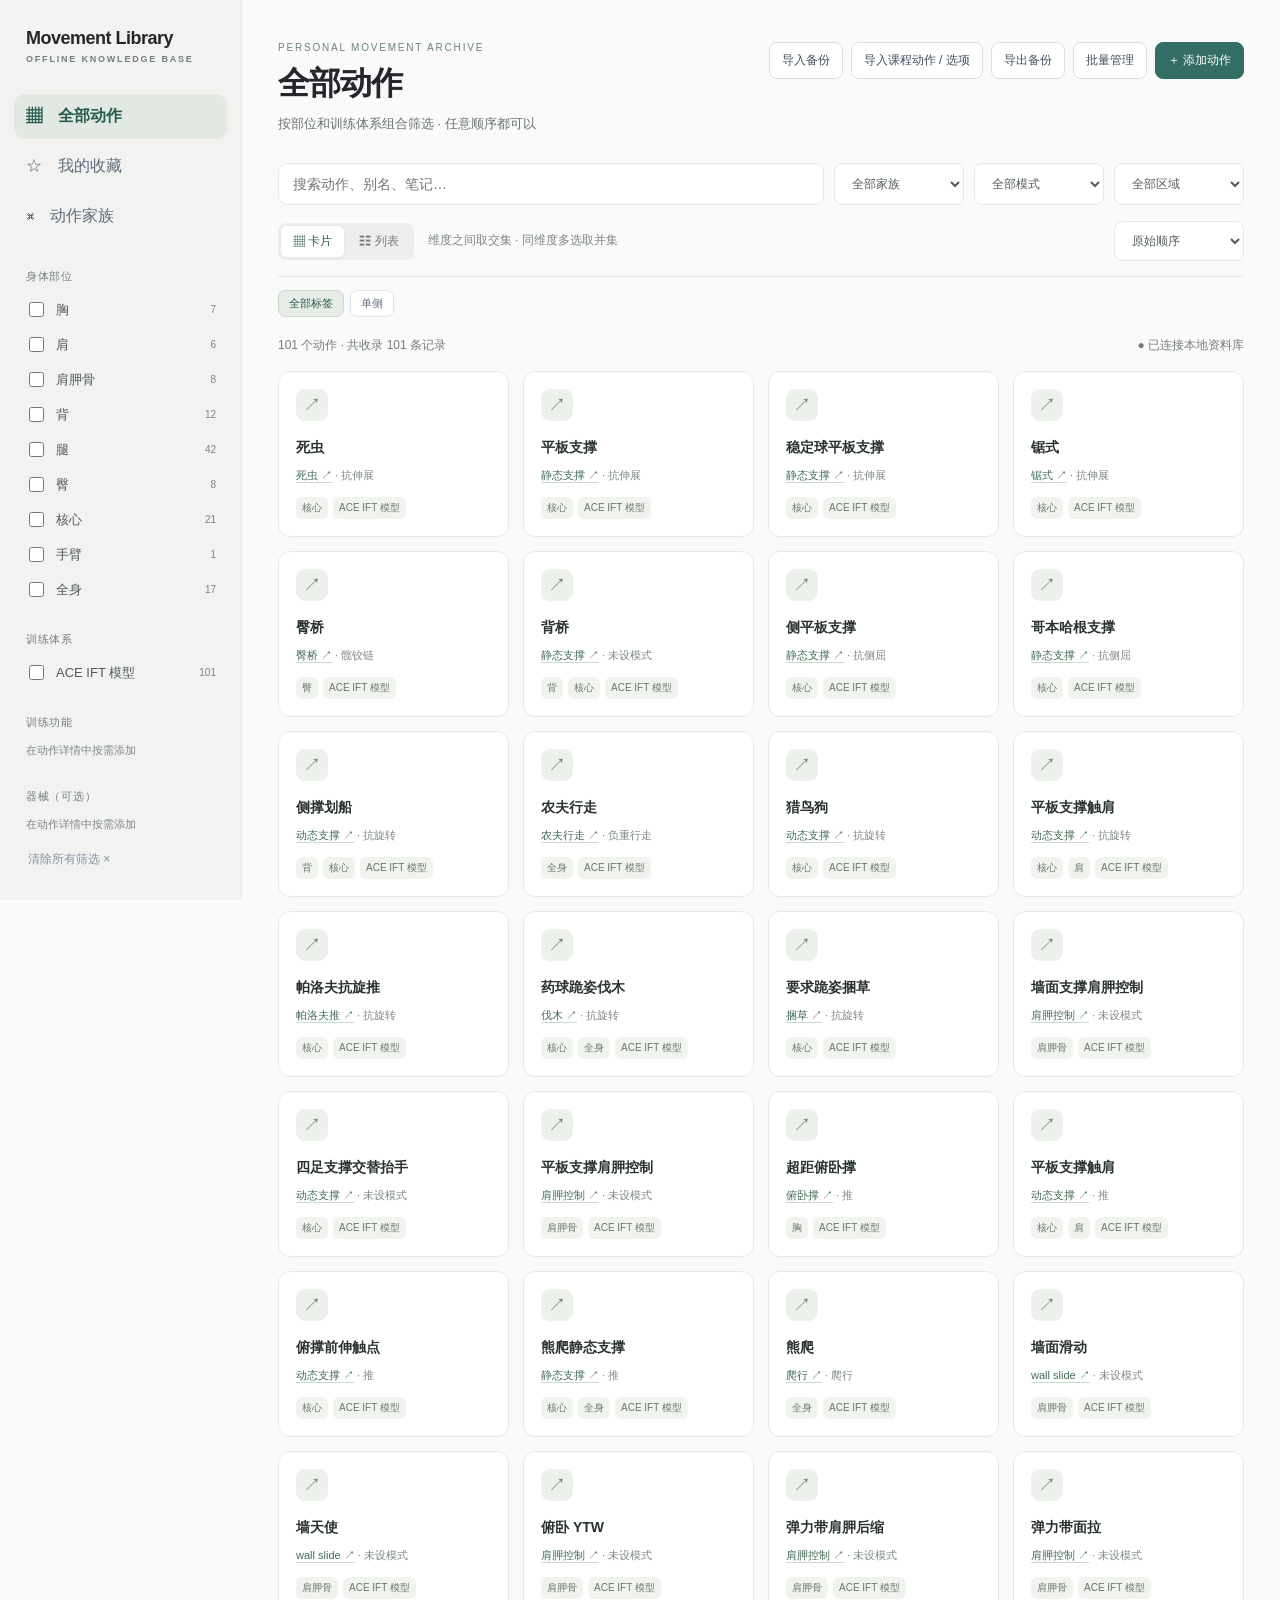
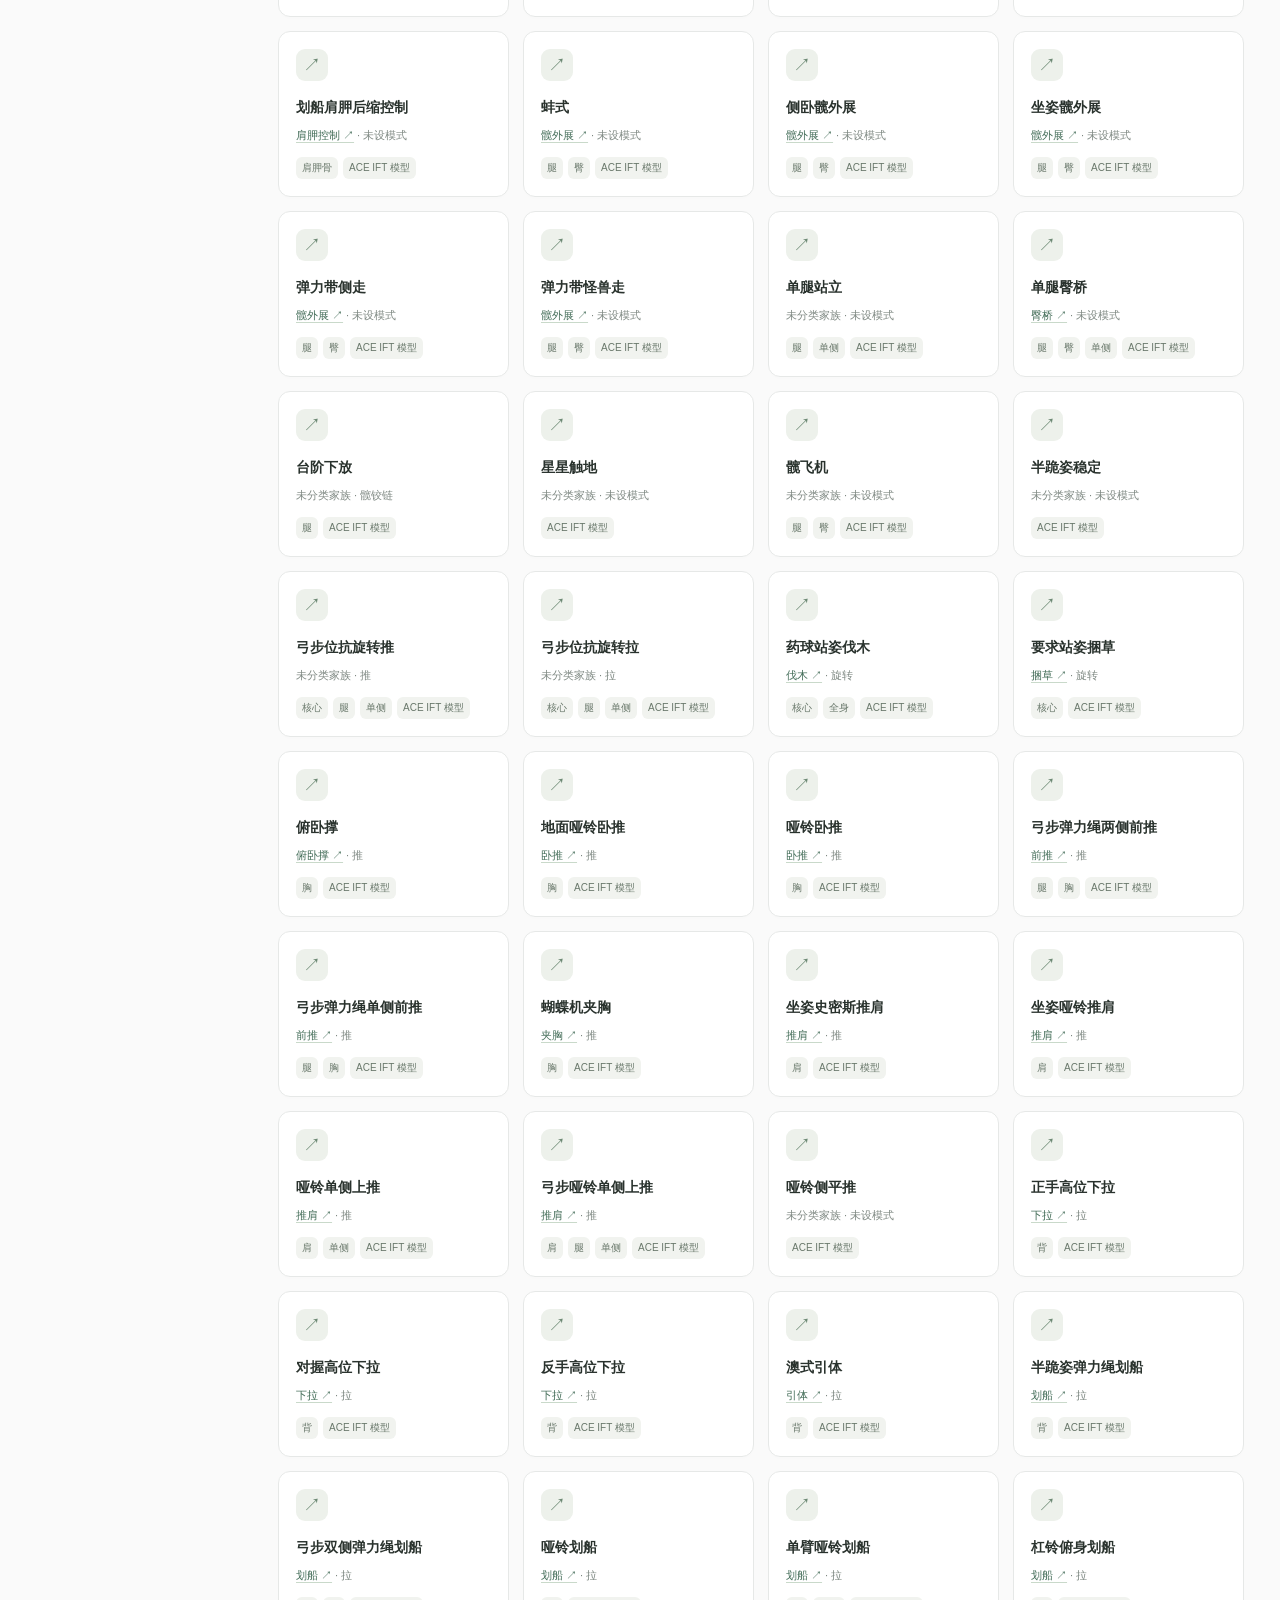
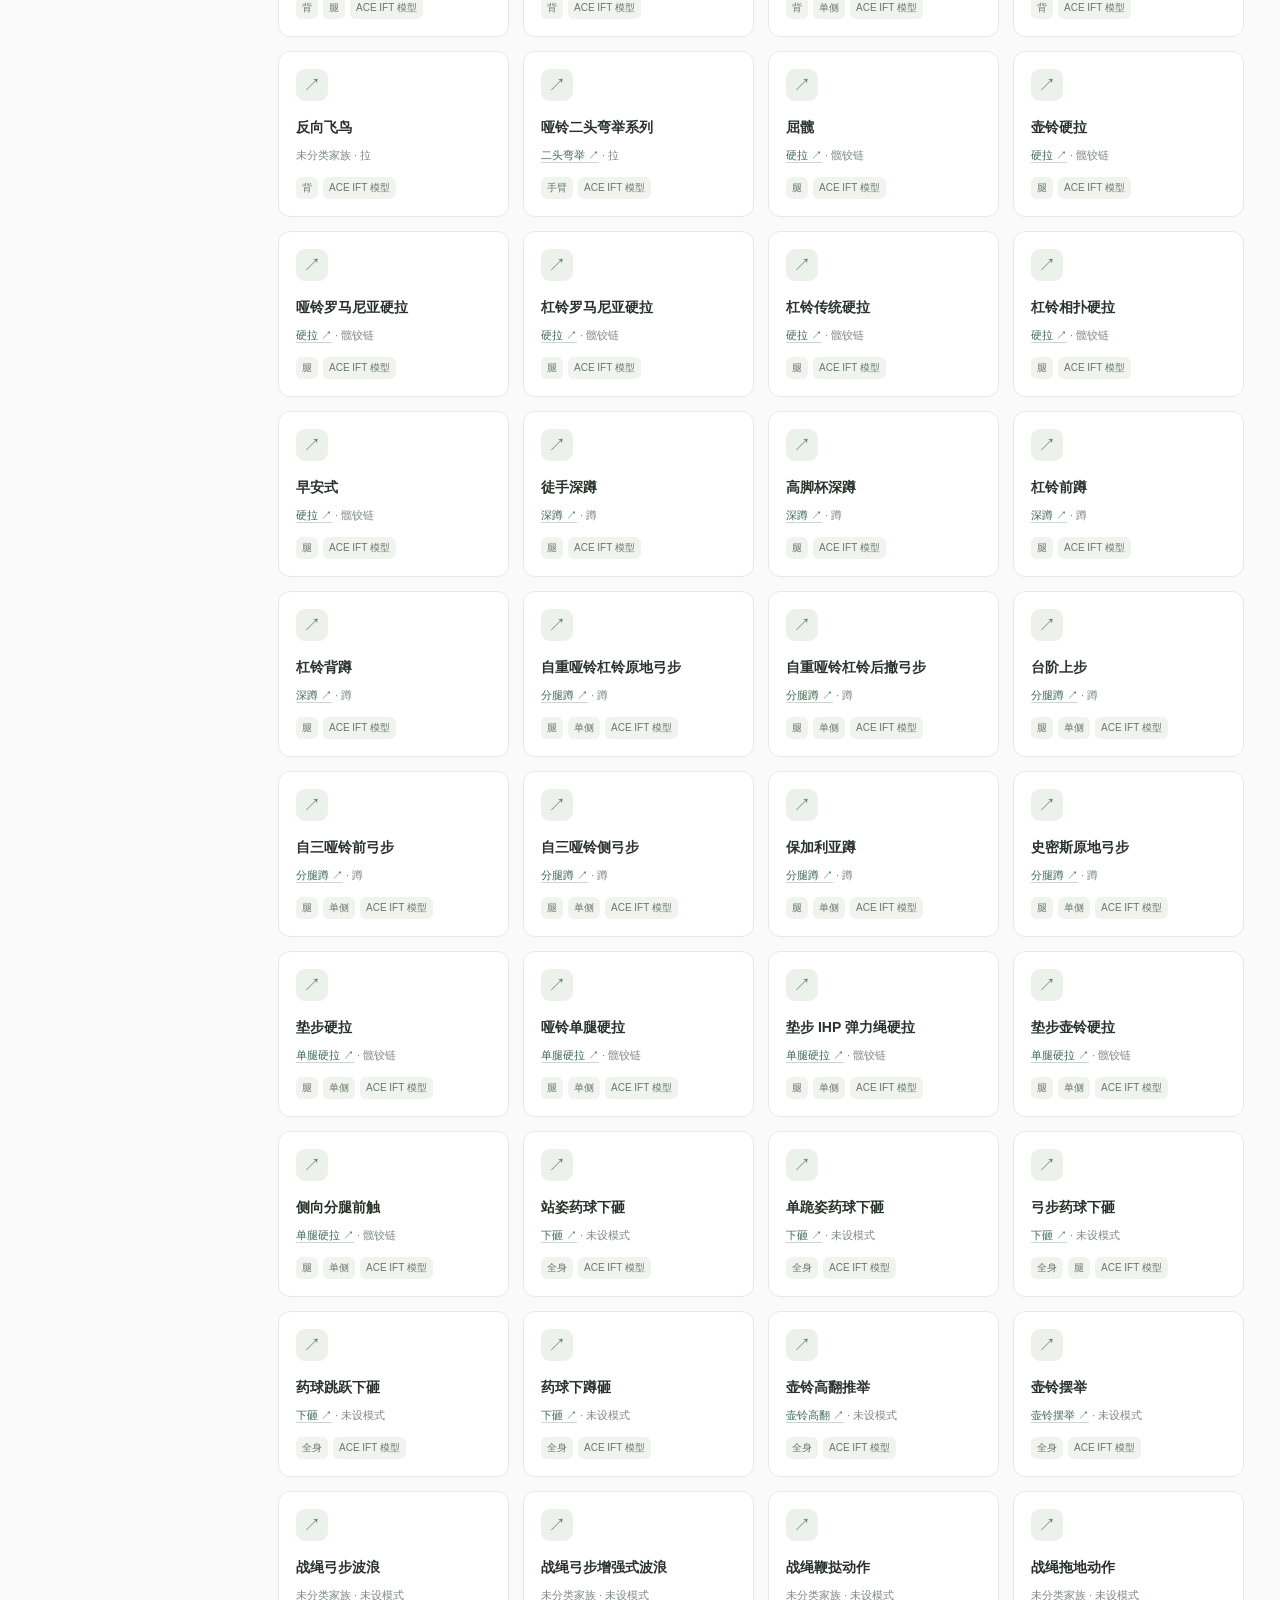
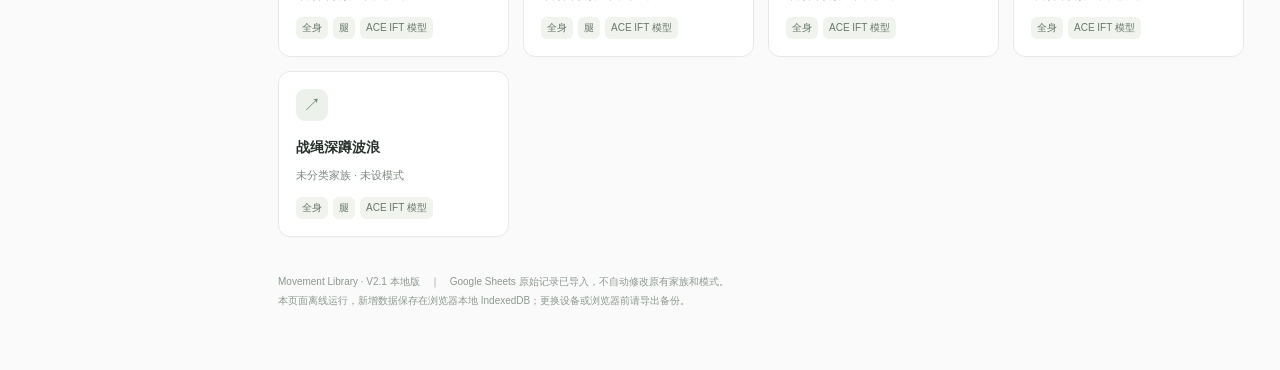
<file: index.html>
<!DOCTYPE html><html lang="zh-CN"><head><meta charset="UTF-8"><meta name="viewport" content="width=device-width, initial-scale=1"><title>Movement Library · 离线动作库</title><style>
:root{font-family:-apple-system,BlinkMacSystemFont,"SF Pro Display","PingFang SC",sans-serif;color:#1b2430;background:#f7f8fa}*{box-sizing:border-box}body{margin:0}button,input,textarea,select{font:inherit}button{cursor:pointer}button:disabled{opacity:.4;cursor:default}.app{display:grid;grid-template-columns:235px 1fr;min-height:100vh}.sidebar{background:#fff;border-right:1px solid #e9ecf0;padding:30px 16px;position:sticky;top:0;height:100vh}.brand{font-weight:750;font-size:19px;letter-spacing:-.6px;padding:0 12px 28px}.brand small{display:block;font-size:11px;color:#8b96a6;letter-spacing:1.4px;margin-top:5px}.nav{width:100%;border:0;background:transparent;text-align:left;padding:12px;border-radius:11px;color:#606c7b;margin-bottom:5px}.nav.active{background:#eff3f8;color:#182534;font-weight:650}.sidehead{font-size:11px;letter-spacing:1px;color:#9aa4b1;padding:22px 12px 8px}.system-btn{font-size:13px}.sidebottom{position:absolute;bottom:24px;left:18px;right:18px;font-size:11px;color:#9aa4b1}.main{max-width:1320px;width:100%;margin:auto;padding:42px 48px 80px}.top{display:flex;align-items:center;justify-content:space-between;gap:16px}.eyebrow{font-size:12px;color:#8994a3;letter-spacing:1px}.title{font-size:30px;font-weight:720;letter-spacing:-1.2px;margin:8px 0 4px}.subtitle{color:#85909f;font-size:13px}.actions{display:flex;gap:8px;flex-wrap:wrap}.btn{border:1px solid #e1e5eb;color:#445061;background:#fff;border-radius:10px;padding:10px 14px;font-size:13px}.btn.primary{background:#202c3d;color:white;border-color:#202c3d}.toolbar{display:flex;flex-wrap:wrap;gap:10px;margin:30px 0 14px}.search{flex:1;min-width:190px;border:1px solid #e1e5eb;border-radius:10px;background:#fff;padding:12px 14px;outline:none}.select{border:1px solid #e1e5eb;background:white;padding:11px 13px;border-radius:10px;min-width:130px;color:#576373}.chips{display:flex;gap:7px;flex-wrap:wrap;margin:14px 0 26px}.chip{font-size:12px;color:#697687;border:1px solid #e2e6ec;border-radius:50px;padding:7px 12px;background:white}.chip.on{background:#233144;color:white;border-color:#233144}.meta{display:flex;justify-content:space-between;color:#8b96a4;font-size:12px;margin-bottom:15px}.cards{display:grid;grid-template-columns:repeat(auto-fill,minmax(210px,1fr));gap:16px}.card{border:1px solid #e8ebef;background:#fff;border-radius:15px;overflow:hidden;cursor:pointer;transition:transform .15s,box-shadow .15s;min-width:0}.card:hover{transform:translateY(-2px);box-shadow:0 12px 28px #1c2c4010}.cardphoto{height:124px;background:#f0f2f5;display:flex;align-items:center;justify-content:center;font-size:36px;color:#c2cbd6;overflow:hidden}.cardphoto img,.cardphoto video{width:100%;height:100%;object-fit:cover}.cardbody{padding:14px}.cardname{font-weight:650;font-size:15px;line-height:1.5;min-height:24px}.secondary{color:#9aa5b2;font-size:12px;margin-top:5px}.tags{display:flex;flex-wrap:wrap;gap:5px;margin-top:12px}.tag{font-size:11px;background:#f2f4f7;color:#7b8795;padding:5px 7px;border-radius:6px}.empty{text-align:center;padding:80px 10px;color:#9ba5b1}.panel-cover{position:fixed;inset:0;background:#1624356b;z-index:10;display:none}.panel-cover.show{display:block}.panel{position:absolute;right:0;top:0;bottom:0;width:min(580px,100%);background:#fff;overflow-y:auto;padding:30px;box-shadow:-10px 0 35px #1e293b20}.panelhead{display:flex;align-items:center;justify-content:space-between;margin-bottom:22px}.panel-title{font-size:23px;font-weight:700}.close{background:#f1f3f5;border:0;border-radius:9px;font-size:20px;padding:5px 10px}.field{margin:19px 0}.field label{display:block;color:#677486;font-size:12px;font-weight:600;margin-bottom:8px}.field input,.field textarea{width:100%;border:1px solid #e3e7ec;border-radius:9px;padding:11px;outline:none;background:#fff}.field textarea{min-height:105px;resize:vertical}.hint{font-size:12px;color:#9ba6b2;line-height:1.6}.pillrow{display:flex;gap:7px;flex-wrap:wrap}.pill{background:#f0f3f7;color:#647287;padding:6px 9px;border-radius:7px;font-size:12px}.media-grid{display:grid;grid-template-columns:repeat(3,1fr);gap:8px}.media-grid img,.media-grid video{width:100%;height:94px;object-fit:cover;border-radius:9px;background:#f4f6f8}.media-item{position:relative}.media-item button{position:absolute;right:4px;top:4px;background:#fff;border:0;border-radius:6px}.panel-actions{position:sticky;bottom:-30px;background:#fff;border-top:1px solid #eef1f5;padding:14px 0;display:flex;gap:8px}.notice{padding:11px;background:#f1f5fa;border-radius:10px;color:#677688;font-size:12px;margin-bottom:14px}.systems-grid{display:grid;grid-template-columns:repeat(auto-fill,minmax(215px,1fr));gap:14px;margin-top:24px}.system-card{padding:24px;background:white;border:1px solid #e7ebf0;border-radius:14px;cursor:pointer}.system-card h3{font-size:16px;margin:12px 0 4px}.system-card p{color:#9aa4b1;font-size:12px;margin:0}.system-card .glyph{font-size:28px;color:#8ba3bb}.footer{color:#b0b9c4;font-size:11px;margin-top:35px;line-height:1.8}@media(max-width:800px){.app{grid-template-columns:1fr}.sidebar{position:static;height:auto;padding:15px;display:flex;align-items:center;gap:8px;flex-wrap:wrap}.brand{padding:0 8px;font-size:16px}.brand small,.sidehead,.sidebottom,.system-btn{display:none}.nav{width:auto;margin:0;padding:9px}.main{padding:25px 18px}.title{font-size:25px}.top{align-items:flex-start;flex-direction:column}.panel{padding:20px}}
.sidebar{overflow-y:auto;scrollbar-width:thin;padding-bottom:72px}.sidebottom{position:relative;bottom:auto;left:auto;right:auto;margin:24px 12px}.sidehead{padding-top:19px}.sidefilter{display:flex;align-items:center;gap:9px;padding:7px 11px;border-radius:9px;font-size:13px;cursor:pointer;color:#3e4c5c}.sidefilter:hover{background:#f3f6f9}.sidefilter input{accent-color:#1c2735;width:15px;height:15px}.sidefilter span{flex:1}.sidefilter small{color:#9aa4b1}.clearSide{background:transparent;border:none;color:#8491a0;font-size:12px;margin:13px 8px;cursor:pointer}.check-grid{display:flex;flex-wrap:wrap;gap:8px}.tick{display:inline-flex;align-items:center;gap:5px;padding:7px 9px;background:#f5f7fa;border-radius:8px;font-size:12px}.tick input{accent-color:#1f2937}
.bulkbar{display:none;align-items:center;justify-content:space-between;gap:12px;background:#edf2f8;border:1px solid #dbe3ed;border-radius:12px;padding:12px 15px;margin:12px 0 17px;flex-wrap:wrap}.bulkbar.show{display:flex}.bulkcheck{display:none;position:absolute;top:11px;left:11px;width:21px;height:21px;z-index:2;accent-color:#202c3d;cursor:pointer}.card{position:relative}.bulk-on .bulkcheck{display:block}.bulk-on .card{cursor:default}.bulk-on .card.selected{outline:2px solid #233144;outline-offset:-2px;background:#f8fafc}.bulkmask{position:fixed;inset:0;background:#17223378;z-index:30;display:none;align-items:center;justify-content:center;padding:15px}.bulkmask.show{display:flex}.bulkmodal{background:white;border-radius:18px;padding:24px;width:min(590px,100%);max-height:90vh;overflow-y:auto;box-shadow:0 20px 65px #0002}.bulkrow{display:grid;grid-template-columns:112px 1fr;gap:10px;align-items:center;margin:13px 0}.bulkrow select,.bulkrow input:not([type="checkbox"]){width:100%;min-width:0;padding:10px;border-radius:9px;border:1px solid #dee4ec;background:white}.bulkrow .pair{display:grid;grid-template-columns:110px 1fr;gap:8px}.bulkhelp{font-size:12px;color:#8793a2;line-height:1.6}.bulkfoot{display:flex;justify-content:flex-end;gap:8px;margin-top:22px}.bulk-title{font-weight:700;font-size:19px;margin:0 0 5px}@media(max-width:600px){.bulkrow{grid-template-columns:1fr}.bulkrow .pair{grid-template-columns:100px 1fr}}
.bulk-checklist{border:1px solid #dee4ec;border-radius:9px;padding:7px;display:grid;grid-template-columns:repeat(2,minmax(0,1fr));gap:3px 8px;max-height:180px;overflow:auto;align-content:start}.bulk-checklist label{display:flex;align-items:center;gap:6px;font-size:13px;padding:6px;border-radius:6px;cursor:pointer}.bulk-checklist label:hover{background:#f2f5f8}.bulk-checklist input{accent-color:#202c3d;flex:0 0 auto}.bulk-preview{font-size:12px;line-height:1.7;color:#5f6b7e;border-radius:9px;background:#f4f6f9;padding:10px 12px;margin-top:12px}.bulk-error{color:#a12626}.bulkmodal .pair{align-items:start}@media(max-width:600px){.bulk-checklist{grid-template-columns:repeat(2,minmax(0,1fr))}}

/* V1.7: batch editor layout, scoped inputs, responsive spacing */
.bulkmask{padding:20px;align-items:center}
.bulkmodal{width:min(760px,100%);max-height:min(90dvh,900px);padding:0;display:flex;flex-direction:column;overflow:hidden;border-radius:20px}
.bulkmodal > .panelhead{padding:25px 28px 18px;margin:0;flex:0 0 auto;border-bottom:1px solid #edf0f4}
.bulk-title{font-size:20px;letter-spacing:-.3px}
.bulkmodal .bulk-body{padding:10px 28px 16px;overflow-y:auto;min-height:0;flex:1 1 auto;overscroll-behavior:contain}
.bulkmodal .bulkrow{grid-template-columns:112px minmax(0,1fr);align-items:start;gap:16px;margin:16px 0}
.bulkmodal .bulkrow > label{font-size:14px;font-weight:600;color:#354254;padding-top:12px;white-space:nowrap}
.bulkmodal .bulkrow .pair{grid-template-columns:132px minmax(0,1fr);gap:12px;align-items:start;min-width:0}
.bulkmodal .bulkrow select,.bulkmodal .bulkrow input:not([type="checkbox"]){font-size:14px;height:43px;padding:10px 12px;min-width:0}
.bulkmodal .bulk-checklist{grid-template-columns:repeat(3,minmax(0,1fr));gap:6px;max-height:192px;overflow-y:auto;padding:8px;border-radius:10px;align-items:start}
.bulkmodal .bulk-checklist label{display:flex;align-items:center;justify-content:flex-start;gap:8px;min-width:0;min-height:36px;padding:7px 8px;font-size:13px;font-weight:400;line-height:1.35;white-space:normal;word-break:keep-all;overflow-wrap:anywhere;border-radius:7px}
.bulkmodal .bulk-checklist input[type="checkbox"]{appearance:auto;display:block;width:16px!important;height:16px!important;min-width:16px!important;max-width:16px!important;flex:0 0 16px;margin:0;padding:0;accent-color:#202c3d;border:0}
.bulkmodal .bulk-checklist label:has(input:checked){background:#eaf0f8;color:#202c3d}
.bulkmodal .bulkhelp{font-size:12px;line-height:1.6}
.bulkmodal .bulk-preview{font-size:12px;line-height:1.6;margin-top:14px}
.bulkmodal .bulkfoot{flex:0 0 auto;margin:0;padding:16px 28px 22px;border-top:1px solid #edf0f4;background:#fff;display:flex;align-items:center;justify-content:flex-end;gap:10px}
.bulkmodal .bulkfoot .btn{font-size:14px;padding:11px 16px}
@media(max-width:700px){.bulkmask{padding:10px}.bulkmodal{max-height:94dvh;border-radius:14px}.bulkmodal > .panelhead{padding:18px}.bulkmodal .bulk-body{padding:8px 18px 16px}.bulkmodal .bulkrow{grid-template-columns:1fr;gap:7px;margin:14px 0}.bulkmodal .bulkrow>label{padding:0}.bulkmodal .bulkrow .pair{grid-template-columns:112px minmax(0,1fr);gap:8px}.bulkmodal .bulk-checklist{grid-template-columns:repeat(2,minmax(0,1fr))}.bulkmodal .bulkfoot{padding:12px 18px 16px}}
@media(max-width:420px){.bulkmodal .bulkrow .pair{grid-template-columns:1fr}.bulkmodal .bulk-checklist{grid-template-columns:repeat(2,minmax(0,1fr))}}

.bulkmodal .bulk-preview.bulk-success{background:#eaf6ef;color:#16653c}
.bulkmodal .bulk-preview.bulk-error{background:#fff0f0;color:#ab2929}
.bulkmodal .bulkfoot button:disabled{opacity:.55;cursor:wait}
/* V1.8: quiet native surfaces, compact image-free records, clear view controls. */
:root{color:#24262b;background:#fafafa;--accent:#336d64;--line:#e6e8e7;--muted:#6b7375}button,input,select,textarea{transition:border-color .15s,background .15s}button:focus-visible,input:focus-visible,select:focus-visible,textarea:focus-visible,[tabindex]:focus-visible{outline:3px solid #79a99e;outline-offset:3px}.app{grid-template-columns:242px minmax(0,1fr)}.sidebar{background:#f2f3f1;border-color:var(--line);padding:28px 14px 24px}.brand{font-size:18px;letter-spacing:-.5px;padding-bottom:30px}.brand small{font-size:9px;letter-spacing:1.8px;color:#747f79}.nav.active{background:#e2e9e3;color:#285c50}.sidehead{font-size:11px;letter-spacing:.7px;color:#747f79;padding-top:25px}.sidefilter{color:#515b58;padding:7px 11px}.sidefilter:has(input:checked){background:#e2e9e3;color:#285c50}.sidefilter input,.tick input,.bulkcheck{accent-color:var(--accent)}.sidefilter small{font-size:10px;font-variant-numeric:tabular-nums;color:#7b8580}.main{padding:42px 36px 60px;max-width:1550px;margin:0 auto}.top{align-items:flex-start}.eyebrow{font-size:10px;letter-spacing:1.8px;color:#6e837a}.title{font-size:32px;letter-spacing:-1px;margin:9px 0}.subtitle{font-size:13px;color:var(--muted)}.btn{border-color:#dedfdd;border-radius:8px;padding:9px 12px;font-size:12px}.btn:hover{background:#f0f2ef}.btn.primary{background:var(--accent);border-color:var(--accent)}.btn.primary:hover{background:#285b52}.toolbar{margin:30px 0 16px}.search{border-color:var(--line);border-radius:9px;font-size:14px}.select{font-size:12px;color:#525c58;border-color:var(--line);border-radius:8px}.viewbar{display:flex;align-items:center;gap:14px;border-bottom:1px solid var(--line);padding-bottom:15px}.viewbar>.select{margin-left:auto}.segments{display:flex;gap:3px;padding:3px;background:#eeefed;border-radius:8px;flex-shrink:0}.segments button{border:0;background:transparent;padding:7px 12px;border-radius:6px;color:#737b77;font-size:12px}.segments button[aria-pressed=true]{background:#fff;color:#2d5b50;box-shadow:0 1px 4px #0000000d}.chips{margin:13px 0 20px;gap:6px}.chip{border-radius:7px;padding:5px 10px;background:#fff;font-size:11px}.chip.on{background:#e6ede7;color:#285c50;border-color:#ccd9cf}.active-filters{display:flex;flex-wrap:wrap;gap:6px;margin-top:12px}.active-filters:empty{display:none}.active-filters button{background:#edf2ee;color:#326152;border:1px solid #d9e3da;border-radius:6px;padding:6px 9px;font-size:11px}.meta{color:#747e79;margin-bottom:17px;gap:10px;flex-wrap:wrap}.cards{grid-template-columns:repeat(auto-fill,minmax(225px,1fr));gap:14px}.card{border-color:var(--line);border-radius:12px;padding:17px;box-shadow:0 2px 4px #00000002}.card:hover{transform:translateY(-1px);border-color:#bfcfc4;box-shadow:0 5px 18px #263e3008}.cardphoto{height:32px;width:32px;background:#edf1eb;color:#6c8974;border-radius:9px;font-size:18px;margin-bottom:16px}.cardphoto.has-media{height:150px;width:calc(100% + 34px);margin:-17px -17px 16px;border-radius:0}.cardbody{padding:0}.cardname{font-size:14px;color:#29322d}.secondary{color:#7e8882;font-size:11px;margin-top:7px}.tags{margin-top:14px;gap:5px}.tag{background:#f1f3ef;color:#69786b;font-size:10px;padding:4px 6px}.bulk-on .cardphoto{margin-left:26px}.bulk-on .card.selected{outline-color:var(--accent);background:#f5f8f4}.bulkbar{position:sticky;top:12px;z-index:4;background:#e8efe9;border-color:#d7e1d8}.listhead{display:none}.list-mode .cards{display:flex;flex-direction:column;gap:0;border:1px solid var(--line);border-radius:10px;overflow:hidden;background:#fff}.list-mode .card{display:flex;border:0;border-bottom:1px solid #edf0eb;border-radius:0;box-shadow:none;padding:15px 18px;align-items:center;gap:14px}.list-mode .card:last-child{border-bottom:0}.list-mode .card:hover{transform:none;background:#f5f8f4}.list-mode .cardphoto{display:none}.list-mode .cardbody{display:grid;grid-template-columns:1.1fr 1fr 1.4fr;align-items:center;gap:16px;width:100%}.list-mode .cardname{font-size:13px}.list-mode .secondary,.list-mode .tags{margin:0}.list-mode .listhead{display:grid;grid-template-columns:1.1fr 1fr 1.4fr;gap:16px;padding:0 18px 12px;font-size:11px;color:#7e8882}.list-mode.bulk-on .cardbody{padding-left:28px}.list-mode .bulkcheck{top:15px;left:14px}.panel{width:min(640px,100%);padding:28px 30px}.panel-title{font-size:22px}.panelhead{position:sticky;top:-28px;background:#fff;z-index:3;padding:15px 0;border-bottom:1px solid var(--line)}.field{margin:22px 0}.field>label{font-size:12px;color:#626e67}.field .tick{display:inline-flex;align-items:center;margin:0;font-size:12px;padding:8px 10px;background:#f2f4f0}.field .tick input{width:15px;height:15px;margin:0;flex:none;padding:0}.check-grid{gap:6px}.field summary{font-size:13px;color:#3f5e4e;cursor:pointer}.hint{color:#7d8780}.notice{background:#f0f4ef;color:#647862}.panel-actions{bottom:-28px;z-index:3;padding:15px 0}.bulkmodal{border-radius:16px}.bulkmodal .bulkrow>label{color:#516051}.bulkmodal .bulk-checklist label:has(input:checked){background:#e6eee5;color:#2d5f50}.bulkmodal .bulk-checklist input[type=checkbox]{accent-color:var(--accent)}.bulk-preview{background:#f1f5ef}.relation-options{max-height:180px;overflow:auto;border:1px solid var(--line);border-radius:8px;margin-top:8px}.relation-options label{display:flex;gap:8px;align-items:center;padding:9px 10px;font-weight:400;margin:0;font-size:12px}.relation-options input{width:15px;height:15px;flex:none}.relation-options label:hover{background:#f3f5ef}.connections{display:flex;flex-wrap:wrap;gap:6px;margin-top:12px}.connections button{font-size:11px;border:1px solid var(--line);background:#f6f8f4;padding:7px 9px;border-radius:6px;color:#436450}.connections p{width:100%;font-size:11px;color:#7d8780;margin:5px 0}.media-grid{grid-template-columns:repeat(2,minmax(0,1fr))}.media-item{background:#f4f6f2;border:1px solid var(--line);border-radius:9px;padding:8px;min-width:0}.media-item img,.media-item video{height:150px;object-fit:contain}.media-item a{font-size:11px;color:#376f61;overflow-wrap:anywhere;display:block;padding:8px 2px}.media-item button{font-size:12px;padding:4px 7px;border:1px solid var(--line)}.toast{position:fixed;bottom:25px;left:50%;transform:translateX(-50%);background:#2e5b4c;color:white;padding:14px 20px;border-radius:10px;z-index:100;font-size:13px;max-width:90vw;box-shadow:0 8px 28px #0002}.toast.error{background:#963e37}.footer{color:#8e9890;font-size:10px;line-height:1.9}.empty{grid-column:1/-1}.field-error{color:#a33b35;font-size:13px;background:#fff0ed;padding:12px;border-radius:8px;margin-bottom:15px}
@media(min-width:1500px){.main{padding:50px 54px}.cards{grid-template-columns:repeat(auto-fill,minmax(240px,1fr))}}
@media(max-width:1000px){.top{flex-direction:column}.viewbar .hint{display:none}.main{padding:30px 24px}.app{grid-template-columns:220px minmax(0,1fr)}}
@media(max-width:700px){.app{display:block}.sidebar{height:auto;position:static;display:block;padding:18px}.brand{padding:0 0 12px}.brand small{display:block}.nav{width:auto;display:inline-block}.sidebar .sidehead,.sidebar #sideParts,.sidebar #sideSystems,.sidebar #sideFunctions,.sidebar #sideEquipment,.sidebar .sidebottom,.sidebar .clearSide{display:none}.sidebar.filters-open .sidehead{display:block}.sidebar.filters-open #sideParts,.sidebar.filters-open #sideSystems,.sidebar.filters-open #sideFunctions,.sidebar.filters-open #sideEquipment{display:flex;flex-wrap:wrap}.sidebar.filters-open .clearSide{display:block}.mobile-filter{display:inline-block!important}.sidefilter{font-size:12px}.main{padding:24px 16px}.cards{grid-template-columns:repeat(auto-fill,minmax(190px,1fr))}.title{font-size:28px}.toolbar{gap:8px}.search{flex-basis:100%}.toolbar .select{flex:1;min-width:0}.viewbar{gap:6px}.list-mode .cardbody{grid-template-columns:1fr 1fr}.list-mode .tags{grid-column:1/-1}.listhead{display:none!important}.panel{padding:20px}.panel-actions{bottom:-20px}.viewbar .select{max-width:115px}.bulkbar{top:0}.bulkbar .actions{gap:5px}.bulkbar .btn{padding:8px;font-size:11px}}

/* Keep instructional diagrams and full movement positions visible. */
.cardphoto.has-media img{object-fit:contain;background:#f1f3f2}

/* Family directory and a read-first relationship browser. */
[hidden]{display:none!important}.family-intro{margin:28px 0 20px}.family-intro>p{color:#4f6556;font-size:17px}.family-intro .search{display:block;width:100%;max-width:480px;margin:14px 0}.family-directory{display:grid;grid-template-columns:repeat(auto-fill,minmax(230px,1fr));gap:14px}.family-tile{text-align:left;border:1px solid var(--line);background:#fff;border-radius:12px;padding:20px;display:grid;grid-template-columns:1fr auto;gap:12px;color:#344b3c}.family-tile:hover{background:#f2f7f1;border-color:#9bb8a3}.family-symbol{grid-column:1/-1;color:#719579;font-size:23px}.family-tile strong{font-size:16px}.family-total{font-size:11px;align-self:center;color:#6d8271}.family-examples{grid-column:1/-1;font-size:11px;line-height:1.7;color:#839086}.family-inline{border:0;background:none;padding:0;color:#426c57;font-size:inherit;text-align:left;text-decoration:underline;text-decoration-color:#c9d9ca;text-underline-offset:3px}.family-inline:hover{color:#204d35}.bulk-on .family-inline{pointer-events:none;color:inherit;text-decoration:none}.record-read>.field,.record-read>.panel-actions{display:none}.reader-toolbar{display:flex;justify-content:space-between;align-items:center;gap:10px;margin:18px 0}.reader-title{font-size:29px;margin:24px 0 8px;line-height:1.4;letter-spacing:-.6px}.reader-aliases{color:#77857b;font-size:12px;line-height:1.6;margin:6px 0 16px}.reader-meta{display:flex;flex-wrap:wrap;gap:6px;margin:15px 0 22px}.reader-family{border:1px solid #dce7db;background:#f3f7f0;padding:16px;border-radius:11px;display:flex;align-items:center;justify-content:space-between;gap:12px}.reader-family small{display:block;font-size:10px;color:#748b74;margin-bottom:6px}.reader-family strong{font-size:16px;font-weight:600;color:#3a6046}.reader-family .btn{font-size:11px;white-space:normal}.relation-heading{display:flex;align-items:center;justify-content:space-between;gap:8px;margin:27px 0 14px}.relation-heading h2{font-size:17px;margin:0;color:#374b3d}.relation-heading .hint{font-size:11px}.connection-groups{display:grid;grid-template-columns:1fr 1fr;gap:12px}.connection-group{border:1px solid var(--line);border-radius:10px;padding:14px;min-width:0;align-self:start}.connection-group h3{display:flex;justify-content:space-between;gap:6px;font-size:11px;color:#6a7c6d;margin:0 0 11px;font-weight:500}.connection-group h3>span{background:#edf2e9;border-radius:5px;padding:1px 5px;font-size:10px}.connection-card{display:flex;flex-direction:column;gap:5px;width:100%;text-align:left;padding:11px 10px;background:#f5f8f2;border:1px solid #e8eee2;border-radius:7px;color:#365b41;margin-top:6px}.connection-card:hover{background:#e8f0e2;border-color:#b7c9ad}.connection-card>span{font-size:13px;line-height:1.5}.connection-card small{color:#8a9a83;font-size:10px}.reader-empty{font-size:11px;color:#8b958a;line-height:1.8;margin:0;padding:5px 0}.reader-section{margin:28px 0}.reader-section h3{font-size:13px;font-weight:600;color:#4a604e}.reader-notes{white-space:pre-wrap;font-size:14px;line-height:1.9;color:#48564b}.reader-media-grid{display:grid;grid-template-columns:1fr 1fr;gap:10px}.reader-media{min-width:0;background:#f4f6f1;border-radius:8px;padding:8px}.reader-media img,.reader-media video{width:100%;max-height:260px;object-fit:contain;border-radius:5px}.reader-media a,.reader-link{display:block;font-size:12px;color:#426f52;padding:8px 0;overflow-wrap:anywhere}#editToolbar{display:flex;align-items:center;gap:12px;margin-bottom:16px}#editToolbar .hint{font-size:11px}
@media(max-width:700px){.family-directory{grid-template-columns:1fr}.connection-groups{grid-template-columns:1fr}.reader-family{align-items:flex-start;flex-direction:column}.reader-title{font-size:25px}.reader-media-grid{grid-template-columns:1fr}.reader-toolbar{position:sticky;top:28px;background:#fff;z-index:2;padding:8px 0}}

</style></head><body><div class="app"><aside class="sidebar"><div class="brand">Movement Library<small>OFFLINE KNOWLEDGE BASE</small></div><button class="nav active" data-view="all">▦　全部动作</button><button class="nav" data-view="favorites">☆　我的收藏</button><div class="sidehead">身体部位</div><div id="sideParts"></div><div class="sidehead">训练体系</div><div id="sideSystems"></div><div class="sidehead">训练功能</div><div id="sideFunctions"></div><div class="sidehead">器械（可选）</div><div id="sideEquipment"></div><button class="clearSide" id="clearFilters">清除所有筛选 ×</button><div class="sidebottom">本地离线 · 数据仅保存在此浏览器<br>请定期导出备份</div></aside><main class="main"><div class="top"><div><div class="eyebrow">PERSONAL MOVEMENT ARCHIVE</div><h1 class="title" id="pageTitle">全部动作</h1><div class="subtitle" id="pageSubtitle">从训练体系与动作维度探索你的知识库</div></div><div class="actions"><button class="btn" id="importBtn">导入备份</button><button class="btn" id="exportBtn">导出备份</button><button class="btn" id="bulkToggle">批量管理</button><button class="btn primary" id="addBtn">＋ 添加动作</button></div></div><div id="libraryPage"><div class="toolbar"><input class="search" id="search" aria-label="搜索动作" placeholder="搜索动作、别名、笔记…"><select class="select" id="family" aria-label="动作家族"><option value="">全部家族</option></select><select class="select" id="mode" aria-label="动作模式"><option value="">全部模式</option></select></div><div class="viewbar"><div class="segments"><button id="gridView" aria-pressed="true">▦ 卡片</button><button id="listView" aria-pressed="false">☷ 列表</button></div><span class="hint">维度之间取交集 · 同维度多选取并集</span><select id="sortOrder" class="select" aria-label="排序"><option value="original">原始顺序</option><option value="name">名称排序</option><option value="recent">最近修改</option></select></div><div id="activeFilters" class="active-filters"></div><div class="chips" id="chips"></div><div class="meta"><span id="count" role="status"></span><span id="storageState">正在打开本地资料库…</span></div><div class="listhead"><span>动作名称</span><span>家族 / 模式</span><span>部位 / 体系</span></div><div class="bulkbar" id="bulkBar"><span id="bulkCount">已选 0 个</span><div class="actions"><button class="btn" id="selectVisible">选择当前筛选结果</button><button class="btn" id="unselectAll">取消选择</button><button class="btn primary" id="openBulk">批量修改</button></div></div><div class="cards" id="cards"></div></div><div class="footer">Movement Library · V2.1 本地版　｜　Google Sheets 原始记录已导入，不自动修改原有家族和模式。<br>本页面离线运行，新增数据保存在浏览器本地 IndexedDB；更换设备或浏览器前请导出备份。</div></main></div><div class="panel-cover" id="cover"><section class="panel"><div class="panelhead"><span class="panel-title" id="panelTitle">动作详情</span><button class="close" id="close">×</button></div><div class="notice" id="sourceNote">来源 · ACE IFT 模型</div><div class="field"><label>动作名称 *</label><input id="editName" placeholder="动作名称"></div><div class="field"><label>动作家族</label><input id="editFamily" list="famList" placeholder="例如：深蹲"><datalist id="famList"></datalist></div><div class="field"><label>动作模式</label><input id="editMode" list="modeList" placeholder="例如：推"><datalist id="modeList"></datalist></div><div class="field"><label>所属训练体系（逗号分隔）</label><input id="editSystems" value="ACE IFT 模型"></div><div class="field"><label>别名（逗号分隔）</label><input id="editAliases" placeholder="英文名、其他体系名称…"></div><div class="field"><label>标签（逗号分隔）</label><input id="editTags" placeholder="单侧、热身、下肢…"></div><div class="field"><label>身体部位（可多选）</label><div id="partEditor" class="check-grid"></div></div><div class="field"><label for="editFunctions">训练功能（可选，逗号分隔）</label><input id="editFunctions" list="functionList" placeholder="例如：活动度、稳定性、力量"><datalist id="functionList"><option>活动度</option><option>稳定性</option><option>力量</option><option>爆发力</option><option>耐力</option></datalist></div><div class="field"><label for="editEquipment">器械（可选，逗号分隔）</label><input id="editEquipment" list="equipmentList" placeholder="例如：徒手、哑铃、弹力带"><datalist id="equipmentList"></datalist></div><details class="field"><summary style="cursor:pointer;font-weight:600;font-size:13px">旧记录肌群 · 尚未区分主次（可选）</summary><div class="hint" style="margin:9px 0">原始表格未提供肌群数据。这里仅预留编辑位置，不参与侧栏筛选；未关联的动作不会显示肌肉热力图。</div><div id="muscleEditor" class="check-grid"></div></details><details class="field" open><summary>动作关联 <span class="hint">可选</span></summary><label for="editParent" style="margin-top:12px">变式来源 / 基础动作</label><select id="editParent" class="select" style="width:100%"></select><label for="relationSearch" style="margin-top:14px">相关动作 · 保存后自动建立双向链接</label><input id="relationSearch" placeholder="搜索要关联的动作"><div id="relatedEditor" class="relation-options"></div><div id="recordConnections" class="connections"></div></details><div class="field"><label>动作笔记（可选）</label><textarea id="editNotes" placeholder="记录技术要点或自己的理解…"></textarea></div><div class="field"><label>参考链接（每行一个）</label><textarea id="editLinks" style="min-height:65px" placeholder="https://..."></textarea></div><div class="field"><label>图片、视频与附件（保存在浏览器本地）</label><input type="file" id="mediaInput" multiple><div class="hint">可多选。较大的视频可能受浏览器存储配额限制，请保留独立备份。</div><div class="media-grid" id="mediaGrid" style="margin-top:12px"></div></div><div class="panel-actions"><button class="btn primary" id="save">保存修改</button><button class="btn" id="fav">☆ 收藏</button><button class="btn" id="delete" style="margin-left:auto">删除</button></div></section></div><div class="bulkmask" id="bulkMask"><section class="bulkmodal"><div class="panelhead"><div><div class="bulk-title">批量修改动作</div><div class="bulkhelp" id="bulkSummary">仅修改明确选择的字段，其他数据保持不变。</div></div><button class="close" id="bulkClose">×</button></div><div class="bulk-body"><div class="bulkrow"><label>身体部位</label><div class="pair"><select id="bulkPartsOp"><option value="keep">不修改</option><option value="add">添加</option><option value="remove">移除</option><option value="replace">替换</option><option value="clear">清空</option></select><div id="bulkParts" class="bulk-checklist"></div></div></div><div class="bulkrow"><label>训练体系</label><div class="pair"><select id="bulkSystemsOp"><option value="keep">不修改</option><option value="add">添加</option><option value="remove">移除</option><option value="replace">替换</option><option value="clear">清空</option></select><input id="bulkSystems" list="bulkSystemList" placeholder="多个用逗号分隔"><datalist id="bulkSystemList"></datalist></div></div><div class="bulkrow"><label>标签</label><div class="pair"><select id="bulkTagsOp"><option value="keep">不修改</option><option value="add">添加</option><option value="remove">移除</option><option value="replace">替换</option><option value="clear">清空</option></select><input id="bulkTags" placeholder="例如：单侧、热身"></div></div><div class="bulkrow"><label>训练功能</label><div class="pair"><select id="bulkFunctionsOp"><option value="keep">不修改</option><option value="add">添加</option><option value="remove">移除</option><option value="replace">替换</option><option value="clear">清空</option></select><input id="bulkFunctions" placeholder="多个用逗号分隔"></div></div><div class="bulkrow"><label>器械</label><div class="pair"><select id="bulkEquipmentOp"><option value="keep">不修改</option><option value="add">添加</option><option value="remove">移除</option><option value="replace">替换</option><option value="clear">清空</option></select><input id="bulkEquipment" placeholder="多个用逗号分隔"></div></div><div class="bulkrow"><label>动作家族</label><div class="pair"><select id="bulkFamilyOp"><option value="keep">不修改</option><option value="replace">统一设为</option><option value="clear">清空</option></select><input id="bulkFamily" list="famList" placeholder="家族名称"></div></div><div class="bulkrow"><label>动作模式</label><div class="pair"><select id="bulkModeOp"><option value="keep">不修改</option><option value="replace">统一设为</option><option value="clear">清空</option></select><input id="bulkMode" list="modeList" placeholder="动作模式"></div></div><details><summary style="font-size:13px;cursor:pointer;color:#677486">高级选项 · 肌群关联（热力图数据）</summary><div class="bulkrow"><label>关联肌群</label><div class="pair"><select id="bulkMusclesOp"><option value="keep">不修改</option><option value="add">添加</option><option value="remove">移除</option><option value="replace">替换</option><option value="clear">清空</option></select><div id="bulkMuscles" class="bulk-checklist"></div></div></div></details><div class="bulkhelp" style="margin-top:12px">部位直接勾选即可多选。选中部位后默认「替换」；如希望保留原部位，请改为「添加」。不会批量修改动作名称、别名或历史来源。</div><div class="bulk-preview" id="bulkPreview" role="status">选择需要修改的内容后，这里会显示修改摘要。</div></div><div class="bulkfoot"><button class="btn" id="bulkCancel">取消</button><button class="btn primary" type="button" id="bulkApply">确认应用修改</button></div></section></div><input id="importFile" type="file" accept="application/json,.json" hidden><script>
const SEED = [{"id": "ACE-001", "name": "死虫", "family": "死虫", "mode": "抗伸展", "source": "ACE IFT 模型", "systems": ["ACE IFT 模型"], "tags": [], "aliases": [], "notes": "", "links": [], "media": [], "favorite": false}, {"id": "ACE-002", "name": "平板支撑", "family": "静态支撑", "mode": "抗伸展", "source": "ACE IFT 模型", "systems": ["ACE IFT 模型"], "tags": [], "aliases": [], "notes": "", "links": [], "media": [], "favorite": false}, {"id": "ACE-003", "name": "稳定球平板支撑", "family": "静态支撑", "mode": "抗伸展", "source": "ACE IFT 模型", "systems": ["ACE IFT 模型"], "tags": [], "aliases": [], "notes": "", "links": [], "media": [], "favorite": false}, {"id": "ACE-004", "name": "锯式", "family": "锯式", "mode": "抗伸展", "source": "ACE IFT 模型", "systems": ["ACE IFT 模型"], "tags": [], "aliases": [], "notes": "", "links": [], "media": [], "favorite": false}, {"id": "ACE-005", "name": "臀桥", "family": "臀桥", "mode": "髋铰链", "source": "ACE IFT 模型", "systems": ["ACE IFT 模型"], "tags": [], "aliases": [], "notes": "", "links": [], "media": [], "favorite": false}, {"id": "ACE-006", "name": "背桥", "family": "静态支撑", "mode": "", "source": "ACE IFT 模型", "systems": ["ACE IFT 模型"], "tags": [], "aliases": [], "notes": "", "links": [], "media": [], "favorite": false}, {"id": "ACE-007", "name": "侧平板支撑", "family": "静态支撑", "mode": "抗侧屈", "source": "ACE IFT 模型", "systems": ["ACE IFT 模型"], "tags": [], "aliases": [], "notes": "", "links": [], "media": [], "favorite": false}, {"id": "ACE-008", "name": "哥本哈根支撑", "family": "静态支撑", "mode": "抗侧屈", "source": "ACE IFT 模型", "systems": ["ACE IFT 模型"], "tags": [], "aliases": [], "notes": "", "links": [], "media": [], "favorite": false}, {"id": "ACE-009", "name": "侧撑划船", "family": "动态支撑", "mode": "抗旋转", "source": "ACE IFT 模型", "systems": ["ACE IFT 模型"], "tags": [], "aliases": [], "notes": "", "links": [], "media": [], "favorite": false}, {"id": "ACE-010", "name": "农夫行走", "family": "农夫行走", "mode": "负重行走", "source": "ACE IFT 模型", "systems": ["ACE IFT 模型"], "tags": [], "aliases": [], "notes": "", "links": [], "media": [], "favorite": false}, {"id": "ACE-011", "name": "猎鸟狗", "family": "动态支撑", "mode": "抗旋转", "source": "ACE IFT 模型", "systems": ["ACE IFT 模型"], "tags": [], "aliases": [], "notes": "", "links": [], "media": [], "favorite": false}, {"id": "ACE-012", "name": "平板支撑触肩", "family": "动态支撑", "mode": "抗旋转", "source": "ACE IFT 模型", "systems": ["ACE IFT 模型"], "tags": [], "aliases": [], "notes": "", "links": [], "media": [], "favorite": false}, {"id": "ACE-013", "name": "帕洛夫抗旋推", "family": "帕洛夫推", "mode": "抗旋转", "source": "ACE IFT 模型", "systems": ["ACE IFT 模型"], "tags": [], "aliases": [], "notes": "", "links": [], "media": [], "favorite": false}, {"id": "ACE-014", "name": "药球跪姿伐木", "family": "伐木", "mode": "抗旋转", "source": "ACE IFT 模型", "systems": ["ACE IFT 模型"], "tags": [], "aliases": [], "notes": "", "links": [], "media": [], "favorite": false}, {"id": "ACE-015", "name": "要求跪姿捆草", "family": "捆草", "mode": "抗旋转", "source": "ACE IFT 模型", "systems": ["ACE IFT 模型"], "tags": [], "aliases": [], "notes": "", "links": [], "media": [], "favorite": false}, {"id": "ACE-016", "name": "墙面支撑肩胛控制", "family": "肩胛控制", "mode": "", "source": "ACE IFT 模型", "systems": ["ACE IFT 模型"], "tags": [], "aliases": [], "notes": "", "links": [], "media": [], "favorite": false}, {"id": "ACE-017", "name": "四足支撑交替抬手", "family": "动态支撑", "mode": "", "source": "ACE IFT 模型", "systems": ["ACE IFT 模型"], "tags": [], "aliases": [], "notes": "", "links": [], "media": [], "favorite": false}, {"id": "ACE-018", "name": "平板支撑肩胛控制", "family": "肩胛控制", "mode": "", "source": "ACE IFT 模型", "systems": ["ACE IFT 模型"], "tags": [], "aliases": [], "notes": "", "links": [], "media": [], "favorite": false}, {"id": "ACE-019", "name": "超距俯卧撑", "family": "俯卧撑", "mode": "推", "source": "ACE IFT 模型", "systems": ["ACE IFT 模型"], "tags": [], "aliases": [], "notes": "", "links": [], "media": [], "favorite": false}, {"id": "ACE-020", "name": "平板支撑触肩", "family": "动态支撑", "mode": "推", "source": "ACE IFT 模型", "systems": ["ACE IFT 模型"], "tags": [], "aliases": [], "notes": "", "links": [], "media": [], "favorite": false}, {"id": "ACE-021", "name": "俯撑前伸触点", "family": "动态支撑", "mode": "推", "source": "ACE IFT 模型", "systems": ["ACE IFT 模型"], "tags": [], "aliases": [], "notes": "", "links": [], "media": [], "favorite": false}, {"id": "ACE-022", "name": "熊爬静态支撑", "family": "静态支撑", "mode": "推", "source": "ACE IFT 模型", "systems": ["ACE IFT 模型"], "tags": [], "aliases": [], "notes": "", "links": [], "media": [], "favorite": false}, {"id": "ACE-023", "name": "熊爬", "family": "爬行", "mode": "爬行", "source": "ACE IFT 模型", "systems": ["ACE IFT 模型"], "tags": [], "aliases": [], "notes": "", "links": [], "media": [], "favorite": false}, {"id": "ACE-024", "name": "墙面滑动", "family": "wall slide", "mode": "", "source": "ACE IFT 模型", "systems": ["ACE IFT 模型"], "tags": [], "aliases": [], "notes": "", "links": [], "media": [], "favorite": false}, {"id": "ACE-025", "name": "墙天使", "family": "wall slide", "mode": "", "source": "ACE IFT 模型", "systems": ["ACE IFT 模型"], "tags": [], "aliases": [], "notes": "", "links": [], "media": [], "favorite": false}, {"id": "ACE-026", "name": "俯卧 YTW", "family": "肩胛控制", "mode": "", "source": "ACE IFT 模型", "systems": ["ACE IFT 模型"], "tags": [], "aliases": [], "notes": "", "links": [], "media": [], "favorite": false}, {"id": "ACE-027", "name": "弹力带肩胛后缩", "family": "肩胛控制", "mode": "", "source": "ACE IFT 模型", "systems": ["ACE IFT 模型"], "tags": [], "aliases": [], "notes": "", "links": [], "media": [], "favorite": false}, {"id": "ACE-028", "name": "弹力带面拉", "family": "肩胛控制", "mode": "", "source": "ACE IFT 模型", "systems": ["ACE IFT 模型"], "tags": [], "aliases": [], "notes": "", "links": [], "media": [], "favorite": false}, {"id": "ACE-029", "name": "划船肩胛后缩控制", "family": "肩胛控制", "mode": "", "source": "ACE IFT 模型", "systems": ["ACE IFT 模型"], "tags": [], "aliases": [], "notes": "", "links": [], "media": [], "favorite": false}, {"id": "ACE-030", "name": "蚌式", "family": "髋外展", "mode": "", "source": "ACE IFT 模型", "systems": ["ACE IFT 模型"], "tags": [], "aliases": [], "notes": "", "links": [], "media": [], "favorite": false}, {"id": "ACE-031", "name": "侧卧髋外展", "family": "髋外展", "mode": "", "source": "ACE IFT 模型", "systems": ["ACE IFT 模型"], "tags": [], "aliases": [], "notes": "", "links": [], "media": [], "favorite": false}, {"id": "ACE-032", "name": "坐姿髋外展", "family": "髋外展", "mode": "", "source": "ACE IFT 模型", "systems": ["ACE IFT 模型"], "tags": [], "aliases": [], "notes": "", "links": [], "media": [], "favorite": false}, {"id": "ACE-033", "name": "弹力带侧走", "family": "髋外展", "mode": "", "source": "ACE IFT 模型", "systems": ["ACE IFT 模型"], "tags": [], "aliases": [], "notes": "", "links": [], "media": [], "favorite": false}, {"id": "ACE-034", "name": "弹力带怪兽走", "family": "髋外展", "mode": "", "source": "ACE IFT 模型", "systems": ["ACE IFT 模型"], "tags": [], "aliases": [], "notes": "", "links": [], "media": [], "favorite": false}, {"id": "ACE-035", "name": "单腿站立", "family": "", "mode": "", "source": "ACE IFT 模型", "systems": ["ACE IFT 模型"], "tags": ["单侧"], "aliases": [], "notes": "", "links": [], "media": [], "favorite": false}, {"id": "ACE-036", "name": "单腿臀桥", "family": "臀桥", "mode": "", "source": "ACE IFT 模型", "systems": ["ACE IFT 模型"], "tags": ["单侧"], "aliases": [], "notes": "", "links": [], "media": [], "favorite": false}, {"id": "ACE-037", "name": "台阶下放", "family": "", "mode": "髋铰链", "source": "ACE IFT 模型", "systems": ["ACE IFT 模型"], "tags": [], "aliases": [], "notes": "", "links": [], "media": [], "favorite": false}, {"id": "ACE-038", "name": "星星触地", "family": "", "mode": "", "source": "ACE IFT 模型", "systems": ["ACE IFT 模型"], "tags": [], "aliases": [], "notes": "", "links": [], "media": [], "favorite": false}, {"id": "ACE-039", "name": "髋飞机", "family": "", "mode": "", "source": "ACE IFT 模型", "systems": ["ACE IFT 模型"], "tags": [], "aliases": [], "notes": "", "links": [], "media": [], "favorite": false}, {"id": "ACE-040", "name": "半跪姿稳定", "family": "", "mode": "", "source": "ACE IFT 模型", "systems": ["ACE IFT 模型"], "tags": [], "aliases": [], "notes": "", "links": [], "media": [], "favorite": false}, {"id": "ACE-041", "name": "弓步位抗旋转推", "family": "", "mode": "推", "source": "ACE IFT 模型", "systems": ["ACE IFT 模型"], "tags": ["单侧"], "aliases": [], "notes": "", "links": [], "media": [], "favorite": false}, {"id": "ACE-042", "name": "弓步位抗旋转拉", "family": "", "mode": "拉", "source": "ACE IFT 模型", "systems": ["ACE IFT 模型"], "tags": ["单侧"], "aliases": [], "notes": "", "links": [], "media": [], "favorite": false}, {"id": "ACE-043", "name": "药球站姿伐木", "family": "伐木", "mode": "旋转", "source": "ACE IFT 模型", "systems": ["ACE IFT 模型"], "tags": [], "aliases": [], "notes": "", "links": [], "media": [], "favorite": false}, {"id": "ACE-044", "name": "要求站姿捆草", "family": "捆草", "mode": "旋转", "source": "ACE IFT 模型", "systems": ["ACE IFT 模型"], "tags": [], "aliases": [], "notes": "", "links": [], "media": [], "favorite": false}, {"id": "ACE-045", "name": "俯卧撑", "family": "俯卧撑", "mode": "推", "source": "ACE IFT 模型", "systems": ["ACE IFT 模型"], "tags": [], "aliases": [], "notes": "", "links": [], "media": [], "favorite": false}, {"id": "ACE-046", "name": "地面哑铃卧推", "family": "卧推", "mode": "推", "source": "ACE IFT 模型", "systems": ["ACE IFT 模型"], "tags": [], "aliases": [], "notes": "", "links": [], "media": [], "favorite": false}, {"id": "ACE-047", "name": "哑铃卧推", "family": "卧推", "mode": "推", "source": "ACE IFT 模型", "systems": ["ACE IFT 模型"], "tags": [], "aliases": [], "notes": "", "links": [], "media": [], "favorite": false}, {"id": "ACE-048", "name": "弓步弹力绳两侧前推", "family": "前推", "mode": "推", "source": "ACE IFT 模型", "systems": ["ACE IFT 模型"], "tags": [], "aliases": [], "notes": "", "links": [], "media": [], "favorite": false}, {"id": "ACE-049", "name": "弓步弹力绳单侧前推", "family": "前推", "mode": "推", "source": "ACE IFT 模型", "systems": ["ACE IFT 模型"], "tags": [], "aliases": [], "notes": "", "links": [], "media": [], "favorite": false}, {"id": "ACE-050", "name": "蝴蝶机夹胸", "family": "夹胸", "mode": "推", "source": "ACE IFT 模型", "systems": ["ACE IFT 模型"], "tags": [], "aliases": [], "notes": "", "links": [], "media": [], "favorite": false}, {"id": "ACE-051", "name": "坐姿史密斯推肩", "family": "推肩", "mode": "推", "source": "ACE IFT 模型", "systems": ["ACE IFT 模型"], "tags": [], "aliases": [], "notes": "", "links": [], "media": [], "favorite": false}, {"id": "ACE-052", "name": "坐姿哑铃推肩", "family": "推肩", "mode": "推", "source": "ACE IFT 模型", "systems": ["ACE IFT 模型"], "tags": [], "aliases": [], "notes": "", "links": [], "media": [], "favorite": false}, {"id": "ACE-053", "name": "哑铃单侧上推", "family": "推肩", "mode": "推", "source": "ACE IFT 模型", "systems": ["ACE IFT 模型"], "tags": ["单侧"], "aliases": [], "notes": "", "links": [], "media": [], "favorite": false}, {"id": "ACE-054", "name": "弓步哑铃单侧上推", "family": "推肩", "mode": "推", "source": "ACE IFT 模型", "systems": ["ACE IFT 模型"], "tags": ["单侧"], "aliases": [], "notes": "", "links": [], "media": [], "favorite": false}, {"id": "ACE-055", "name": "哑铃侧平推", "family": "", "mode": "", "source": "ACE IFT 模型", "systems": ["ACE IFT 模型"], "tags": [], "aliases": [], "notes": "", "links": [], "media": [], "favorite": false}, {"id": "ACE-056", "name": "正手高位下拉", "family": "下拉", "mode": "拉", "source": "ACE IFT 模型", "systems": ["ACE IFT 模型"], "tags": [], "aliases": [], "notes": "", "links": [], "media": [], "favorite": false}, {"id": "ACE-057", "name": "对握高位下拉", "family": "下拉", "mode": "拉", "source": "ACE IFT 模型", "systems": ["ACE IFT 模型"], "tags": [], "aliases": [], "notes": "", "links": [], "media": [], "favorite": false}, {"id": "ACE-058", "name": "反手高位下拉", "family": "下拉", "mode": "拉", "source": "ACE IFT 模型", "systems": ["ACE IFT 模型"], "tags": [], "aliases": [], "notes": "", "links": [], "media": [], "favorite": false}, {"id": "ACE-059", "name": "澳式引体", "family": "引体", "mode": "拉", "source": "ACE IFT 模型", "systems": ["ACE IFT 模型"], "tags": [], "aliases": [], "notes": "", "links": [], "media": [], "favorite": false}, {"id": "ACE-060", "name": "半跪姿弹力绳划船", "family": "划船", "mode": "拉", "source": "ACE IFT 模型", "systems": ["ACE IFT 模型"], "tags": [], "aliases": [], "notes": "", "links": [], "media": [], "favorite": false}, {"id": "ACE-061", "name": "弓步双侧弹力绳划船", "family": "划船", "mode": "拉", "source": "ACE IFT 模型", "systems": ["ACE IFT 模型"], "tags": [], "aliases": [], "notes": "", "links": [], "media": [], "favorite": false}, {"id": "ACE-062", "name": "哑铃划船", "family": "划船", "mode": "拉", "source": "ACE IFT 模型", "systems": ["ACE IFT 模型"], "tags": [], "aliases": [], "notes": "", "links": [], "media": [], "favorite": false}, {"id": "ACE-063", "name": "单臂哑铃划船", "family": "划船", "mode": "拉", "source": "ACE IFT 模型", "systems": ["ACE IFT 模型"], "tags": ["单侧"], "aliases": [], "notes": "", "links": [], "media": [], "favorite": false}, {"id": "ACE-064", "name": "杠铃俯身划船", "family": "划船", "mode": "拉", "source": "ACE IFT 模型", "systems": ["ACE IFT 模型"], "tags": [], "aliases": [], "notes": "", "links": [], "media": [], "favorite": false}, {"id": "ACE-065", "name": "反向飞鸟", "family": "", "mode": "拉", "source": "ACE IFT 模型", "systems": ["ACE IFT 模型"], "tags": [], "aliases": [], "notes": "", "links": [], "media": [], "favorite": false}, {"id": "ACE-066", "name": "哑铃二头弯举系列", "family": "二头弯举", "mode": "拉", "source": "ACE IFT 模型", "systems": ["ACE IFT 模型"], "tags": [], "aliases": [], "notes": "", "links": [], "media": [], "favorite": false}, {"id": "ACE-067", "name": "屈髋", "family": "硬拉", "mode": "髋铰链", "source": "ACE IFT 模型", "systems": ["ACE IFT 模型"], "tags": [], "aliases": [], "notes": "", "links": [], "media": [], "favorite": false}, {"id": "ACE-068", "name": "壶铃硬拉", "family": "硬拉", "mode": "髋铰链", "source": "ACE IFT 模型", "systems": ["ACE IFT 模型"], "tags": [], "aliases": [], "notes": "", "links": [], "media": [], "favorite": false}, {"id": "ACE-069", "name": "哑铃罗马尼亚硬拉", "family": "硬拉", "mode": "髋铰链", "source": "ACE IFT 模型", "systems": ["ACE IFT 模型"], "tags": [], "aliases": [], "notes": "", "links": [], "media": [], "favorite": false}, {"id": "ACE-070", "name": "杠铃罗马尼亚硬拉", "family": "硬拉", "mode": "髋铰链", "source": "ACE IFT 模型", "systems": ["ACE IFT 模型"], "tags": [], "aliases": [], "notes": "", "links": [], "media": [], "favorite": false}, {"id": "ACE-071", "name": "杠铃传统硬拉", "family": "硬拉", "mode": "髋铰链", "source": "ACE IFT 模型", "systems": ["ACE IFT 模型"], "tags": [], "aliases": [], "notes": "", "links": [], "media": [], "favorite": false}, {"id": "ACE-072", "name": "杠铃相扑硬拉", "family": "硬拉", "mode": "髋铰链", "source": "ACE IFT 模型", "systems": ["ACE IFT 模型"], "tags": [], "aliases": [], "notes": "", "links": [], "media": [], "favorite": false}, {"id": "ACE-073", "name": "早安式", "family": "硬拉", "mode": "髋铰链", "source": "ACE IFT 模型", "systems": ["ACE IFT 模型"], "tags": [], "aliases": [], "notes": "", "links": [], "media": [], "favorite": false}, {"id": "ACE-074", "name": "徒手深蹲", "family": "深蹲", "mode": "蹲", "source": "ACE IFT 模型", "systems": ["ACE IFT 模型"], "tags": [], "aliases": [], "notes": "", "links": [], "media": [], "favorite": false}, {"id": "ACE-075", "name": "高脚杯深蹲", "family": "深蹲", "mode": "蹲", "source": "ACE IFT 模型", "systems": ["ACE IFT 模型"], "tags": [], "aliases": [], "notes": "", "links": [], "media": [], "favorite": false}, {"id": "ACE-076", "name": "杠铃前蹲", "family": "深蹲", "mode": "蹲", "source": "ACE IFT 模型", "systems": ["ACE IFT 模型"], "tags": [], "aliases": [], "notes": "", "links": [], "media": [], "favorite": false}, {"id": "ACE-077", "name": "杠铃背蹲", "family": "深蹲", "mode": "蹲", "source": "ACE IFT 模型", "systems": ["ACE IFT 模型"], "tags": [], "aliases": [], "notes": "", "links": [], "media": [], "favorite": false}, {"id": "ACE-078", "name": "自重哑铃杠铃原地弓步", "family": "分腿蹲", "mode": "蹲", "source": "ACE IFT 模型", "systems": ["ACE IFT 模型"], "tags": ["单侧"], "aliases": [], "notes": "", "links": [], "media": [], "favorite": false}, {"id": "ACE-079", "name": "自重哑铃杠铃后撤弓步", "family": "分腿蹲", "mode": "蹲", "source": "ACE IFT 模型", "systems": ["ACE IFT 模型"], "tags": ["单侧"], "aliases": [], "notes": "", "links": [], "media": [], "favorite": false}, {"id": "ACE-080", "name": "台阶上步", "family": "分腿蹲", "mode": "蹲", "source": "ACE IFT 模型", "systems": ["ACE IFT 模型"], "tags": ["单侧"], "aliases": [], "notes": "", "links": [], "media": [], "favorite": false}, {"id": "ACE-081", "name": "自三哑铃前弓步", "family": "分腿蹲", "mode": "蹲", "source": "ACE IFT 模型", "systems": ["ACE IFT 模型"], "tags": ["单侧"], "aliases": [], "notes": "", "links": [], "media": [], "favorite": false}, {"id": "ACE-082", "name": "自三哑铃侧弓步", "family": "分腿蹲", "mode": "蹲", "source": "ACE IFT 模型", "systems": ["ACE IFT 模型"], "tags": ["单侧"], "aliases": [], "notes": "", "links": [], "media": [], "favorite": false}, {"id": "ACE-083", "name": "保加利亚蹲", "family": "分腿蹲", "mode": "蹲", "source": "ACE IFT 模型", "systems": ["ACE IFT 模型"], "tags": ["单侧"], "aliases": [], "notes": "", "links": [], "media": [], "favorite": false}, {"id": "ACE-084", "name": "史密斯原地弓步", "family": "分腿蹲", "mode": "蹲", "source": "ACE IFT 模型", "systems": ["ACE IFT 模型"], "tags": ["单侧"], "aliases": [], "notes": "", "links": [], "media": [], "favorite": false}, {"id": "ACE-085", "name": "垫步硬拉", "family": "单腿硬拉", "mode": "髋铰链", "source": "ACE IFT 模型", "systems": ["ACE IFT 模型"], "tags": ["单侧"], "aliases": [], "notes": "", "links": [], "media": [], "favorite": false}, {"id": "ACE-086", "name": "哑铃单腿硬拉", "family": "单腿硬拉", "mode": "髋铰链", "source": "ACE IFT 模型", "systems": ["ACE IFT 模型"], "tags": ["单侧"], "aliases": [], "notes": "", "links": [], "media": [], "favorite": false}, {"id": "ACE-087", "name": "垫步 IHP 弹力绳硬拉", "family": "单腿硬拉", "mode": "髋铰链", "source": "ACE IFT 模型", "systems": ["ACE IFT 模型"], "tags": ["单侧"], "aliases": [], "notes": "", "links": [], "media": [], "favorite": false}, {"id": "ACE-088", "name": "垫步壶铃硬拉", "family": "单腿硬拉", "mode": "髋铰链", "source": "ACE IFT 模型", "systems": ["ACE IFT 模型"], "tags": ["单侧"], "aliases": [], "notes": "", "links": [], "media": [], "favorite": false}, {"id": "ACE-089", "name": "侧向分腿前触", "family": "单腿硬拉", "mode": "髋铰链", "source": "ACE IFT 模型", "systems": ["ACE IFT 模型"], "tags": ["单侧"], "aliases": [], "notes": "", "links": [], "media": [], "favorite": false}, {"id": "ACE-090", "name": "站姿药球下砸", "family": "下砸", "mode": "", "source": "ACE IFT 模型", "systems": ["ACE IFT 模型"], "tags": [], "aliases": [], "notes": "", "links": [], "media": [], "favorite": false}, {"id": "ACE-091", "name": "单跪姿药球下砸", "family": "下砸", "mode": "", "source": "ACE IFT 模型", "systems": ["ACE IFT 模型"], "tags": [], "aliases": [], "notes": "", "links": [], "media": [], "favorite": false}, {"id": "ACE-092", "name": "弓步药球下砸", "family": "下砸", "mode": "", "source": "ACE IFT 模型", "systems": ["ACE IFT 模型"], "tags": [], "aliases": [], "notes": "", "links": [], "media": [], "favorite": false}, {"id": "ACE-093", "name": "药球跳跃下砸", "family": "下砸", "mode": "", "source": "ACE IFT 模型", "systems": ["ACE IFT 模型"], "tags": [], "aliases": [], "notes": "", "links": [], "media": [], "favorite": false}, {"id": "ACE-094", "name": "药球下蹲砸", "family": "下砸", "mode": "", "source": "ACE IFT 模型", "systems": ["ACE IFT 模型"], "tags": [], "aliases": [], "notes": "", "links": [], "media": [], "favorite": false}, {"id": "ACE-095", "name": "壶铃高翻推举", "family": "壶铃高翻", "mode": "", "source": "ACE IFT 模型", "systems": ["ACE IFT 模型"], "tags": [], "aliases": [], "notes": "", "links": [], "media": [], "favorite": false}, {"id": "ACE-096", "name": "壶铃摆举", "family": "壶铃摆举", "mode": "", "source": "ACE IFT 模型", "systems": ["ACE IFT 模型"], "tags": [], "aliases": [], "notes": "", "links": [], "media": [], "favorite": false}, {"id": "ACE-097", "name": "战绳弓步波浪", "family": "", "mode": "", "source": "ACE IFT 模型", "systems": ["ACE IFT 模型"], "tags": [], "aliases": [], "notes": "", "links": [], "media": [], "favorite": false}, {"id": "ACE-098", "name": "战绳弓步增强式波浪", "family": "", "mode": "", "source": "ACE IFT 模型", "systems": ["ACE IFT 模型"], "tags": [], "aliases": [], "notes": "", "links": [], "media": [], "favorite": false}, {"id": "ACE-099", "name": "战绳鞭挞动作", "family": "", "mode": "", "source": "ACE IFT 模型", "systems": ["ACE IFT 模型"], "tags": [], "aliases": [], "notes": "", "links": [], "media": [], "favorite": false}, {"id": "ACE-100", "name": "战绳拖地动作", "family": "", "mode": "", "source": "ACE IFT 模型", "systems": ["ACE IFT 模型"], "tags": [], "aliases": [], "notes": "", "links": [], "media": [], "favorite": false}, {"id": "ACE-101", "name": "战绳深蹲波浪", "family": "", "mode": "", "source": "ACE IFT 模型", "systems": ["ACE IFT 模型"], "tags": [], "aliases": [], "notes": "", "links": [], "media": [], "favorite": false}];
let items=[],current=null,currentView='all',selectedTag='',pendingMedia=[];let bulkMode=false,bulkSelected=new Set();
const PARTS=['胸','肩','肩胛骨','背','腿','臀','核心','手臂','全身'];
const MUSCLES=['胸大肌','三角肌','背阔肌','斜方肌','菱形肌','竖脊肌','腹直肌','腹斜肌','腹横肌','臀大肌','臀中肌','股四头肌','腘绳肌','内收肌群','小腿三头肌','肱二头肌','肱三头肌'];
let selectedParts=new Set(),selectedSystems=new Set(),selectedFunctions=new Set(),selectedEquipment=new Set();
// Scapular control is a distinct browse category; do not also mark these as shoulder/back.
function isScapularFocus(x){const n=(x.name||'');const f=(x.family||'');return /墙面滑动|墙天使|俯卧\s*YTW|肩胛后缩|肩胛控制/.test(n)||/肩胛控制|wall slide/i.test(f)}
function suggestedParts(x){const n=(x.name||'')+' '+(x.family||'')+' '+(x.mode||'');const set=[];
if(isScapularFocus(x)) return ['肩胛骨'];
if(/卧推|俯卧撑|夹胸|前推/.test(n))set.push('胸');
if(/肩|上推|推肩|YTW|面拉|墙天使|墙面滑动/.test(n))set.push('肩');
if(/划船|下拉|引体|背桥|飞鸟|肩胛后缩/.test(n))set.push('背');
if(/深蹲|分腿|弓步|台阶|硬拉|屈髋|早安|侧走|怪兽走|髋外展|蚌式|单腿|髋飞机/.test(n))set.push('腿');
if(/臀桥|髋外展|蚌式|怪兽|髋飞机/.test(n))set.push('臀');
if(/死虫|平板|锯式|侧撑|支撑|猎鸟|帕洛夫|抗旋|伐木|捆草/.test(n))set.push('核心');
if(/二头弯举/.test(n))set.push('手臂');
if(/熊爬|农夫行走|壶铃高翻|壶铃摆举|战绳|药球/.test(n))set.push('全身');
return unique(set)}
function partsOf(x){return Array.isArray(x.parts)?x.parts:suggestedParts(x)}
function checkboxEditor(id,options,selected){$(id).innerHTML=options.map(v=>`<label class="tick"><input type="checkbox" value="${safe(v)}" ${selected.includes(v)?'checked':''}> ${safe(v)}</label>`).join('')}
function checkedEditor(id){return [...$(id).querySelectorAll('input:checked')].map(x=>x.value)}
const $=id=>document.getElementById(id);const unique=a=>[...new Set(a.filter(Boolean))].sort((a,b)=>String(a).localeCompare(String(b),'zh'));
const safe=s=>String(s??'').replace(/[&<>"']/g,c=>({'&':'&amp;','<':'&lt;','>':'&gt;','"':'&quot;',"'":'&#39;'}[c]));
const split=s=>unique(s.split(/[,，、\n]/).map(x=>x.trim()));
const request=(store,mode,callback)=>new Promise((resolve,reject)=>{let t;try{t=db.transaction(store,mode);t.oncomplete=()=>resolve();t.onerror=()=>reject(t.error||Error('数据库写入失败'));t.onabort=()=>reject(t.error||Error('写入已中止'));callback(t.objectStore(store))}catch(e){try{t?.abort()}catch{}reject(e)}});
let db;
async function init(){db=await new Promise((resolve,reject)=>{const r=indexedDB.open('MovementLibraryV1',1);r.onupgradeneeded=()=>{r.result.createObjectStore('records',{keyPath:'id'})};r.onsuccess=()=>resolve(r.result);r.onerror=()=>reject(r.error);r.onblocked=()=>{$('storageState').textContent='请关闭其他 Movement Library 标签页后重试'}});let stored=await allRecords();let initialized=false;try{initialized=localStorage.getItem(db.name+'-initialized')==='yes'}catch{}if(!stored.length&&!initialized){await request('records','readwrite',s=>{SEED.forEach(x=>s.put(x))});stored=await allRecords()}try{localStorage.setItem(db.name+'-initialized','yes')}catch{}items=stored;render()}
async function allRecords(){return await new Promise((resolve,reject)=>{let t=db.transaction('records','readonly'),r=t.objectStore('records').getAll();r.onsuccess=()=>{const meta=r.result.find(x=>x.id===DICTIONARY_ID);if(meta?.dictionary)mergeDictionary(meta.dictionary);resolve(r.result.filter(x=>x.id!==DICTIONARY_ID))};r.onerror=()=>reject(r.error);t.onabort=()=>reject(t.error||Error('数据库读取被中止'))})}
async function put(x){await request('records','readwrite',s=>s.put(x));items=await allRecords();render()}
async function remove(id){await request('records','readwrite',s=>s.delete(id));items=await allRecords();render()}
function baseFilters(){const search=$('search').value.trim().toLowerCase(),family=$('family').value,mode=$('mode').value;return items.filter(x=>(currentView!=='favorites'||x.favorite)&&(!selectedSystems.size||[...selectedSystems].some(v=>(x.systems||[]).includes(v)))&&(!selectedParts.size||[...selectedParts].some(v=>partsOf(x).includes(v)))&&(!selectedTag||(x.tags||[]).includes(selectedTag))&&(!family||x.family===family)&&(!mode||x.mode===mode)&&(!search||[x.name,x.family,x.mode,x.notes,x.course,x.catalog,x.locator,...(x.tags||[]),...(x.aliases||[]),...(x.systems||[]),...partsOf(x),...(x.muscles||[]),...(x.functions||[]),...(x.equipment||[])].join(' ').toLowerCase().includes(search)))}
function optionList(id,vals,placeholder){const el=$(id),v=el.value;el.innerHTML='<option value="">'+placeholder+'</option>'+unique(vals).map(x=>`<option value="${safe(x)}">${safe(x)}</option>`).join('');el.value=vals.includes(v)?v:''}
function baseRender(){bulkSelected=new Set([...bulkSelected].filter(id=>items.some(x=>x.id===id)));document.body.classList.toggle('bulk-on',bulkMode);$('bulkToggle').textContent=bulkMode?'完成批量管理':'批量管理';$('bulkBar').classList.toggle('show',bulkMode);$('bulkCount').textContent=`已选 ${bulkSelected.size} 个动作 · 当前结果中 ${filters().filter(x=>bulkSelected.has(x.id)).length} 个`;$('openBulk').disabled=!bulkSelected.size;const systems=unique([...dictionary.systems,...items.flatMap(x=>x.systems||[])]);$('sideSystems').innerHTML=systems.map(v=>`<label class="sidefilter"><input type="checkbox" data-filter="system" value="${safe(v)}" ${selectedSystems.has(v)?'checked':''}><span>${safe(v)}</span><small>${items.filter(x=>(x.systems||[]).includes(v)).length}</small></label>`).join('');$('sideParts').innerHTML=PARTS.map(v=>`<label class="sidefilter"><input type="checkbox" data-filter="part" value="${safe(v)}" ${selectedParts.has(v)?'checked':''}><span>${safe(v)}</span><small>${items.filter(x=>partsOf(x).includes(v)).length}</small></label>`).join('');optionList('family',items.map(x=>x.family),'全部家族');optionList('mode',items.map(x=>x.mode),'全部模式');$('famList').innerHTML=unique([...dictionary.families,...items.map(x=>x.family)]).map(x=>`<option value="${safe(x)}"></option>`).join('');$('modeList').innerHTML=unique([...dictionary.modes,...items.map(x=>x.mode)]).map(x=>`<option value="${safe(x)}"></option>`).join('');let tags=unique(items.flatMap(x=>x.tags||[]));$('chips').innerHTML=['全部标签',...tags].map((tag,i)=>`<button class="chip ${(!i&&!selectedTag)||(selectedTag===tag)?'on':''}" data-tag="${i?safe(tag):''}">${safe(tag)}</button>`).join('');let found=filters();$('count').textContent=`${found.length} 个动作 · 共收录 ${items.length} 条记录`;$('cards').innerHTML=found.map(x=>{let preview=(x.media||[]).find(m=>m.type?.startsWith('image/'));return `<article tabindex="0" role="button" class="card ${bulkSelected.has(x.id)?'selected':''}" data-id="${safe(x.id)}"><input class="bulkcheck" type="checkbox" aria-label="选择 ${safe(x.name)}" ${bulkSelected.has(x.id)?'checked':''}><div class="cardphoto ${preview?'has-media':''}">${preview?`<img src="${safe(preview.data)}" alt="动作图片">`:'↗'}</div><div class="cardbody"><div class="cardname">${safe(x.name)} ${x.favorite?'★':''}</div><div class="secondary">${safe(x.family||'未分类家族')} · ${safe(x.mode||'未设模式')}</div><div class="tags">${[...partsOf(x).slice(0,2),...(x.tags||[]).slice(0,2)].map(t=>`<span class="tag">${safe(t)}</span>`).join('')}<span class="tag">${safe((x.systems||[])[0]||'未分配体系')}</span></div></div></article>`}).join('')||'<div class="empty">没有找到匹配的动作。试试清除筛选条件。</div>';$('pageTitle').textContent=currentView==='favorites'?'我的收藏':'全部动作';$('pageSubtitle').textContent='按部位和训练体系组合筛选 · 任意顺序都可以';document.querySelectorAll('.nav[data-view]').forEach(b=>b.classList.toggle('active',b.dataset.view===currentView));}
function baseOpenRecord(id){current=items.find(x=>x.id===id)||null;pendingMedia=JSON.parse(JSON.stringify(current?.media||[]));$('panelTitle').textContent=current?'编辑动作':'添加动作';$('sourceNote').textContent='来源 · '+(current?.source||'个人新增');for(let [id,key] of [['editName','name'],['editFamily','family'],['editMode','mode'],['editNotes','notes']])$(id).value=current?.[key]||'';$('editSystems').value=(current?.systems||['ACE IFT 模型']).join('，');checkboxEditor('partEditor',PARTS,current?partsOf(current):[]);checkboxEditor('muscleEditor',MUSCLES,current?.muscles||[]);$('editTags').value=(current?.tags||[]).join('，');$('editAliases').value=(current?.aliases||[]).join('，');$('editLinks').value=(current?.links||[]).join('\n');$('mediaInput').value='';$('delete').style.display=current?'block':'none';drawMedia();$('fav').textContent=current?.favorite?'★ 已收藏':'☆ 收藏';$('cover').classList.add('show')}
$('fav').onclick=async()=>{if(!current)return;current.favorite=!current.favorite;await put(current);$('fav').textContent=current.favorite?'★ 已收藏':'☆ 收藏'};
$('delete').onclick=async()=>{if(current&&confirm('确认删除此动作？此操作不可撤销，请先备份。')){await remove(current.id);$('cover').classList.remove('show')}};
$('close').onclick=()=>{$('cover').classList.remove('show')};$('cover').addEventListener('click',e=>{if(e.target===$('cover'))$('cover').classList.remove('show')});$('addBtn').onclick=()=>openRecord(null);
document.addEventListener('click',e=>{let card=e.target.closest('[data-id]');if(card){if(bulkMode){const id=card.dataset.id;bulkSelected.has(id)?bulkSelected.delete(id):bulkSelected.add(id);render()}else openRecord(card.dataset.id)}let n=e.target.closest('[data-view]');if(n){currentView=n.dataset.view;render()}let t=e.target.closest('[data-tag]');if(t){selectedTag=t.dataset.tag;render()}let m=e.target.closest('[data-media]');if(m){pendingMedia.splice(Number(m.dataset.media),1);drawMedia()}});
document.addEventListener('change',e=>{const k=e.target.dataset.filter;if(!k)return;const set=({part:selectedParts,system:selectedSystems,function:selectedFunctions,equipment:selectedEquipment})[k];if(!set)return;e.target.checked?set.add(e.target.value):set.delete(e.target.value);render()});

function toggleBulk(on){bulkMode=on;bulkSelected.clear();render()}
$('bulkToggle').onclick=()=>toggleBulk(!bulkMode);
$('selectVisible').onclick=()=>{for(const x of filters())bulkSelected.add(x.id);render()};
$('unselectAll').onclick=()=>{bulkSelected.clear();render()};
function fillBulkSelect(id,values){$(id).innerHTML=values.map(v=>`<label><input type="checkbox" value="${safe(v)}">${safe(v)}</label>`).join('')}
function closeBulk(){if(bulkSaving)return;$('bulkMask').classList.remove('show')}
$('bulkClose').onclick=closeBulk;$('bulkCancel').onclick=closeBulk;
$('bulkMask').addEventListener('click',e=>{if(e.target===$('bulkMask'))closeBulk()});
$('openBulk').onclick=()=>{if(!bulkSelected.size)return;
for(const field of ['Parts','Systems','Tags','Family','Mode','Muscles','Functions','Equipment']){$('bulk'+field+'Op').value='keep';if(!['Parts','Muscles'].includes(field))$('bulk'+field).value=''}
fillBulkSelect('bulkParts',PARTS);fillBulkSelect('bulkMuscles',MUSCLES);
$('bulkSystemList').innerHTML=unique([...dictionary.systems,...items.flatMap(x=>x.systems||[])]).map(v=>`<option value="${safe(v)}"></option>`).join('');
$('bulkSummary').textContent=`已选 ${bulkSelected.size} 个动作 · 只修改指定字段`;
$('bulkPreview').className='bulk-preview';$('bulkMask').classList.add('show');updateBulkPreview();$('bulkClose').focus()};
function bulkInput(field){return ['Parts','Muscles'].includes(field)?[...$('bulk'+field).querySelectorAll('input:checked')].map(v=>v.value):split($('bulk'+field).value)}
const BULK_FIELD_LABELS={Parts:'身体部位',Systems:'训练体系',Tags:'标签',Family:'动作家族',Mode:'动作模式',Muscles:'关联肌群',Functions:'训练功能',Equipment:'器械'};
const BULK_OP_LABELS={keep:'不修改',add:'添加',remove:'移除',replace:'替换',clear:'清空'};
function updateBulkPreview(){
 const edits=[];
 for(const f of ['Parts','Systems','Tags','Family','Mode','Muscles','Functions','Equipment']){
  const op=$('bulk'+f+'Op').value;if(op==='keep')continue;
  const vals=f==='Family'||f==='Mode'?[$('bulk'+f).value.trim()].filter(Boolean):bulkInput(f);
  edits.push(BULK_FIELD_LABELS[f]+'：'+BULK_OP_LABELS[op]+(op==='clear'?'':' '+(vals.join('、')||'（尚未选择）')));
 }
 $('bulkPreview').textContent=edits.length?`即将修改 ${bulkSelected.size} 个动作：`+edits.join('；'):'目前没有需要修改的字段。请勾选部位或输入内容。';
}
for(const f of ['Parts','Muscles']){
 $('bulk'+f).addEventListener('change',()=>{if(bulkInput(f).length && $('bulk'+f+'Op').value==='keep')$('bulk'+f+'Op').value='replace';updateBulkPreview()});
}
for(const f of ['Systems','Tags','Family','Mode','Functions','Equipment']){
 $('bulk'+f).addEventListener('input',()=>{if($('bulk'+f).value.trim() && $('bulk'+f+'Op').value==='keep')$('bulk'+f+'Op').value=(['Systems','Tags','Functions','Equipment'].includes(f))?'add':'replace';updateBulkPreview()});
}
for(const f of ['Parts','Systems','Tags','Family','Mode','Muscles','Functions','Equipment'])$('bulk'+f+'Op').addEventListener('change',updateBulkPreview);
function mutateList(old,op,vals){let prev=Array.isArray(old)?old:[];if(op==='keep')return prev;if(op==='clear')return [];if(op==='replace')return unique(vals);if(op==='add')return unique([...prev,...vals]);if(op==='remove')return prev.filter(v=>!vals.includes(v));return prev}
// Batch save: no browser-native confirm dialog. Give explicit, persistent feedback.
let bulkSaving=false;
function bulkMessage(message,kind=''){
 const el=$('bulkPreview');el.textContent=message;
 el.classList.remove('bulk-error','bulk-success');
 if(kind)el.classList.add('bulk-'+kind);
}
// One atomic transaction: reject aborts, synchronous clone failures and stalled writes.
function saveBatchRecords(records){return new Promise((resolve,reject)=>{
 let tx,finished=false;
 const finish=(err)=>{if(finished)return;finished=true;clearTimeout(timer);err?reject(err):resolve()};
 const timer=setTimeout(()=>{try{tx?.abort()}catch{}finish(Error('保存等待超过 15 秒，请重试；若仍失败，请先导出备份并重开页面'))},15000);
 try{if(!db)throw Error('本地数据库尚未就绪');tx=db.transaction('records','readwrite');
 tx.oncomplete=()=>finish();tx.onerror=()=>finish(tx.error||Error('数据库写入失败'));tx.onabort=()=>finish(tx.error||Error('写入已中止，本次修改未提交'));
 const store=tx.objectStore('records');for(const record of records)store.put(record);
 }catch(e){try{tx?.abort()}catch{}finish(e)}
})}
$('bulkApply').onclick=async()=>{
 if(bulkSaving)return;
 const ids=new Set(bulkSelected),targets=items.filter(x=>ids.has(x.id));
 if(!targets.length){bulkMessage('未选中动作。请关闭窗口重新选择。','error');return}
 const plans={},changed=[];
 const labels={Parts:'身体部位',Systems:'训练体系',Tags:'标签',Family:'动作家族',Mode:'动作模式',Muscles:'关联肌群',Functions:'训练功能',Equipment:'器械'};
 for(const f of ['Parts','Systems','Tags','Muscles','Functions','Equipment']){
  const op=$('bulk'+f+'Op').value,vals=bulkInput(f);
  if(op==='keep')continue;
  if(op!=='clear'&&!vals.length){bulkMessage(labels[f]+'：请至少选择一个值，或设置为“不修改”。','error');return}
  plans[f]={op,vals};changed.push(labels[f]);
 }
 for(const f of ['Family','Mode']){
  const op=$('bulk'+f+'Op').value,val=$('bulk'+f).value.trim();
  if(op==='keep')continue;
  if(op==='replace'&&!val){bulkMessage(labels[f]+'：请填写要统一设置的内容。','error');return}
  plans[f]={op,val};changed.push(labels[f]);
 }
 if(!changed.length){bulkMessage('目前没有需要修改的字段。请先勾选部位或输入内容。','error');return}
 const changedItems=targets.map(x=>{
  const y={...x,updatedAt:new Date().toISOString()};
  for(const f of ['Parts','Systems','Tags','Muscles','Functions','Equipment']){
   if(!plans[f])continue;
   const key=f.toLowerCase(),{op,vals}=plans[f];
   y[key]=mutateList(f==='Parts'?partsOf(x):x[key],op,vals);if(f==='Muscles')for(const role of ['primaryMuscles','secondaryMuscles'])if(Array.isArray(y[role]))y[role]=y[role].filter(m=>y[key].includes(m));
  }
  for(const f of ['Family','Mode'])if(plans[f])y[f.toLowerCase()]=plans[f].op==='clear'?'':plans[f].val;
  return y;
 });
 bulkSaving=true;
 $('bulkApply').disabled=true;
 $('bulkApply').textContent='保存中…';
 bulkMessage(`正在保存 ${changedItems.length} 个动作（${changed.join('、')}）…`);
 try{
  await saveBatchRecords(changedItems);
  const updated=await allRecords();
  // Check the persisted records before claiming success.
  const persisted=new Map(updated.map(x=>[x.id,x]));
  for(const record of changedItems){
   const saved=persisted.get(record.id);
   if(!saved)throw new Error('保存校验失败：找不到动作 '+record.name);
   for(const f of ['Parts','Systems','Tags','Muscles','Family','Mode']){
    if(!plans[f])continue;
    const key=f.toLowerCase();
    if(JSON.stringify(saved[key])!==JSON.stringify(record[key]))throw new Error('保存校验失败：'+record.name+' 的'+labels[f]+'未写入');
   }
  }
  items=updated;
  bulkSaving=false;
  closeBulk();
  toggleBulk(false);
  const notice=document.createElement('div');notice.id='bulkSavedToast';
  notice.textContent=`✓ 已成功保存 ${changedItems.length} 个动作 · ${changed.join('、')}`;
  notice.setAttribute('role','status');
  Object.assign(notice.style,{position:'fixed',bottom:'24px',left:'50%',transform:'translateX(-50%)',background:'#1f3448',color:'#fff',padding:'13px 20px',borderRadius:'12px',boxShadow:'0 8px 30px #0002',zIndex:'9999',fontSize:'14px',maxWidth:'90vw',textAlign:'center'});
  document.getElementById('bulkSavedToast')?.remove();document.body.appendChild(notice);
  setTimeout(()=>notice.remove(),4500);
 }catch(err){
  bulkMessage('保存失败：'+(err?.message||String(err))+'。当前窗口保持打开，请检查浏览器存储权限或容量。','error');
  console.error('Movement Library 批量保存失败',err);
 }finally{
  bulkSaving=false;
  $('bulkApply').disabled=false;
  $('bulkApply').textContent='确认应用修改';
 }
};
$('clearFilters').onclick=()=>{selectedParts.clear();selectedSystems.clear();selectedFunctions.clear();selectedEquipment.clear();selectedTag='';$('search').value='';$('family').value='';$('mode').value='';currentView='all';render()};
for(let id of ['search','family','mode'])$(id).addEventListener(id==='search'?'input':'change',render);
$('exportBtn').onclick=()=>{let blob=new Blob([JSON.stringify({format:'MovementLibraryV1',exportedAt:new Date().toISOString(),records:items},null,2)],{type:'application/json'}),a=document.createElement('a');a.href=URL.createObjectURL(blob);a.download='Movement-Library-Backup-'+new Date().toISOString().slice(0,10)+'.json';a.click();setTimeout(()=>URL.revokeObjectURL(a.href),1000)};

// V1.8 progressive enhancement. No external resources or network services.
let layout='grid',mediaLoading=0,recordSaving=false,mediaGeneration=0;
const toast=(message,error=false)=>{document.querySelector('.toast')?.remove();const el=document.createElement('div');el.className='toast'+(error?' error':'');el.setAttribute('role',error?'alert':'status');el.textContent=message;document.body.append(el);setTimeout(()=>el.remove(),7000)};
function recordError(message){let el=$('recordError');if(!el){el=document.createElement('div');el.id='recordError';el.className='field-error';el.setAttribute('role','alert');$('sourceNote').after(el)}el.textContent=message;el.scrollIntoView({block:'nearest'})}
function filters(){let found=baseFilters().filter(x=>(!selectedFunctions.size||[...selectedFunctions].some(v=>(x.functions||[]).includes(v)))&&(!selectedEquipment.size||[...selectedEquipment].some(v=>(x.equipment||[]).includes(v))));if($('sortOrder').value==='name')found.sort((a,b)=>a.name.localeCompare(b.name,'zh'));if($('sortOrder').value==='recent')found.sort((a,b)=>(b.updatedAt||'').localeCompare(a.updatedAt||''));return found}
function render(){baseRender();document.body.classList.toggle('list-mode',layout==='list');$('gridView').setAttribute('aria-pressed',layout==='grid');$('listView').setAttribute('aria-pressed',layout==='list');for(const [host,key,kind,selected]of [['sideFunctions','functions','function',selectedFunctions],['sideEquipment','equipment','equipment',selectedEquipment]]){const vals=unique(items.flatMap(x=>x[key]||[]));$(host).innerHTML=vals.map(v=>`<label class="sidefilter"><input type="checkbox" data-filter="${kind}" value="${safe(v)}" ${selected.has(v)?'checked':''}><span>${safe(v)}</span><small>${items.filter(x=>(x[key]||[]).includes(v)).length}</small></label>`).join('')||'<div class="hint" style="padding:4px 12px;font-size:11px">在动作详情中按需添加</div>'}
 $('equipmentList').innerHTML=unique(items.flatMap(x=>x.equipment||[])).map(x=>`<option value="${safe(x)}"></option>`).join('');
 const pills=[];for(const [kind,set]of [['部位',selectedParts],['体系',selectedSystems],['功能',selectedFunctions],['器械',selectedEquipment]])for(const value of set)pills.push(`<button data-unfilter="${kind}" data-value="${safe(value)}">${kind} · ${safe(value)} ×</button>`);for(const [kind,id]of [['家族','family'],['模式','mode']])if($(id).value)pills.push(`<button data-unfilter="${id}">${kind} · ${safe($(id).value)} ×</button>`);if(selectedTag)pills.push(`<button data-unfilter="tag">标签 · ${safe(selectedTag)} ×</button>`);$('activeFilters').innerHTML=pills.join('');
 $('storageState').textContent='● 已连接本地资料库';renderNavigation();
}
function openRecord(id,editing=false,preserveTrail=false){if(!preserveTrail)recordTrail=[];mediaGeneration++;mediaLoading=0;recordSaving=false;$('save').disabled=false;$('recordError')?.remove();baseOpenRecord(id);$('editFunctions').value=(current?.functions||[]).join('，');$('editEquipment').value=(current?.equipment||[]).join('，');$('relationSearch').value='';$('editParent').innerHTML='<option value="">无（可留空）</option>'+items.filter(x=>x.id!==current?.id).map(x=>`<option value="${safe(x.id)}">${safe(x.name)} · ${safe(x.id)}</option>`).join('');$('editParent').value=current?.parentId||'';
 const related=new Set([...(current?.relatedIds||[]),...items.filter(x=>(x.relatedIds||[]).includes(current?.id)).map(x=>x.id)]);
 $('relatedEditor').innerHTML=items.filter(x=>x.id!==current?.id).map(x=>`<label><input type="checkbox" value="${safe(x.id)}" ${related.has(x.id)?'checked':''}><span>${safe(x.name)} <small class="hint">${safe(x.id)}</small></span></label>`).join('');
 const connections=items.filter(x=>x.id!==current?.id&&(related.has(x.id)||x.parentId===current?.id||x.id===current?.parentId||(current?.family&&x.family===current.family)));
 $('recordConnections').innerHTML='<p>已保存的关联与同家族动作 · 点击会保存当前编辑并跳转</p>'+connections.map(x=>`<button data-related="${safe(x.id)}">${x.parentId===current?.id?'变式':x.id===current?.parentId?'基础':related.has(x.id)?'相关':'同家族'} ↗ ${safe(x.name)}</button>`).join('');showRecordMode(editing||!current);$('close').focus();
}
$('relationSearch').oninput=()=>{const q=$('relationSearch').value.toLowerCase();for(const label of $('relatedEditor').children)label.hidden=!label.textContent.toLowerCase().includes(q)};
function attachmentURL(m){return /^data:[^,]*,/i.test(m?.data||'')?m.data:''}
function drawMedia(){$('mediaGrid').innerHTML=pendingMedia.map((m,i)=>{const url=safe(attachmentURL(m)),type=m.type||'';return `<div class="media-item">${type.startsWith('video/')?`<video src="${url}" controls preload="metadata"></video>`:type.startsWith('image/')?`<a href="${url}" download="${safe(m.name||'图片')}"><img src="${url}" alt="${safe(m.name||'动作图片')}"></a>`:'<div style="padding:25px;text-align:center">▤ 附件</div>'}<a href="${url}" download="${safe(m.name||'附件')}">↓ ${safe(m.name||'未命名附件')}</a><button type="button" data-media="${i}" aria-label="移除 ${safe(m.name||'附件')}">×</button></div>`}).join('')}
$('mediaInput').addEventListener('change',async e=>{const generation=mediaGeneration;const files=[...e.target.files];mediaLoading++;$('save').disabled=true;try{const loaded=await Promise.all(files.map(file=>new Promise((resolve,reject)=>{const reader=new FileReader();reader.onload=()=>resolve({name:file.name,type:file.type||'application/octet-stream',size:file.size,data:reader.result});reader.onerror=()=>reject(reader.error||Error('附件读取失败'));reader.readAsDataURL(file)})));if(generation!==mediaGeneration)return;pendingMedia.push(...loaded);drawMedia();toast(`已读取 ${loaded.length} 个附件，保存动作后写入本地`)}catch(e){if(generation===mediaGeneration)recordError('读取附件失败：'+e.message)}finally{if(generation===mediaGeneration){mediaLoading--;$('save').disabled=mediaLoading>0||recordSaving;$('mediaInput').value=''}}});
// Validate a parent chain without silently changing an existing record.
function validParent(id,parentId){const visited=new Set([id]);while(parentId){if(visited.has(parentId))return false;visited.add(parentId);parentId=items.find(x=>x.id===parentId)?.parentId}return true}
$('save').onclick=async()=>{if(recordSaving||mediaLoading)return;const name=$('editName').value.trim();if(!name){recordError('请填写动作名称，其他分类可以留空。');$('editName').focus();return}const id=current?.id||'LOCAL-'+Date.now()+'-'+Math.random().toString(36).slice(2,7),parentId=$('editParent').value;if(!validParent(id,parentId)){recordError('变式来源形成循环，请选择其他基础动作或留空。');return}
 const relatedIds=checkedEditor('relatedEditor');const obj={...(current||{id,source:'个人新增',favorite:false}),name,family:$('editFamily').value.trim(),mode:$('editMode').value.trim(),systems:split($('editSystems').value),aliases:split($('editAliases').value),tags:split($('editTags').value),functions:split($('editFunctions').value),equipment:split($('editEquipment').value),parts:checkedEditor('partEditor'),primaryMuscles:checkedEditor('primaryMuscleEditor'),secondaryMuscles:checkedEditor('secondaryMuscleEditor'),muscles:unique([...checkedEditor('muscleEditor'),...checkedEditor('primaryMuscleEditor'),...checkedEditor('secondaryMuscleEditor')]),notes:$('editNotes').value,links:$('editLinks').value.split('\n').map(x=>x.trim()).filter(Boolean),media:pendingMedia,parentId,relatedIds,updatedAt:new Date().toISOString(),course:$('editCourse').value,catalog:$('editCatalog').value,locator:$('editLocator').value,regions:split($('editRegions').value)};
 const records=[obj];for(const other of items){if(other.id===id)continue;const before=other.relatedIds||[],after=relatedIds.includes(other.id)?unique([...before,id]):before.filter(v=>v!==id);if(JSON.stringify(before)!==JSON.stringify(after))records.push({...other,relatedIds:after})}
 recordSaving=true;$('save').disabled=true;$('save').textContent='保存中…';try{await saveBatchRecords(records);items=await allRecords();render();$('cover').classList.remove('show');toast('已保存「'+name+'」'+(relatedIds.length?'及双向关联':''))}catch(e){recordError('保存失败：'+e.message+'。编辑内容仍保留，请重试或减小附件。')}finally{recordSaving=false;$('save').disabled=false;$('save').textContent='保存修改'}
};
// Import validates the whole backup before opening the replacement transaction.
function validateBackup(data){if(data.format!=='MovementLibraryV1'||!Array.isArray(data.records))throw Error('不是 Movement Library JSON 备份');const ids=new Set();for(const x of data.records){if(!x||typeof x.id!=='string'||!x.id||ids.has(x.id)||typeof x.name!=='string'||!x.name.trim())throw Error('动作 ID 或名称缺失，或 ID 重复');ids.add(x.id);for(const key of ['systems','aliases','tags','parts','muscles','functions','equipment','links','relatedIds','regions','primaryMuscles','secondaryMuscles'])if(x[key]!==undefined&&(!Array.isArray(x[key])||x[key].some(v=>typeof v!=='string')))throw Error(x.name+' 的 '+key+' 字段格式错误');for(const key of ['family','mode','notes','source','parentId','course','catalog','locator'])if(x[key]!==undefined&&typeof x[key]!=='string')throw Error(x.name+' 的 '+key+' 字段格式错误');if(x.media!==undefined&&(!Array.isArray(x.media)||x.media.some(m=>!m||!attachmentURL(m)||typeof m.name!=='string'||typeof m.type!=='string')))throw Error(x.name+' 的附件格式错误')}if(data.dictionary)validateDictionary(data.dictionary);data.records.dictionary=data.dictionary;return data.records}
function downloadBackup(records=items,prefix='Movement-Library-Backup-'){const blob=new Blob([JSON.stringify({format:'MovementLibraryV1',version:'2.1',dictionary,exportedAt:new Date().toISOString(),records},null,2)],{type:'application/json'}),a=document.createElement('a');a.href=URL.createObjectURL(blob);a.download=prefix+new Date().toISOString().slice(0,10)+'.json';a.click();setTimeout(()=>URL.revokeObjectURL(a.href),2000)}
$('exportBtn').onclick=()=>{downloadBackup();toast('已生成 JSON 备份（包含全部本地附件），请确认下载完成')};
$('importBtn').onclick=()=>$('importFile').click();$('importFile').onchange=async e=>{const file=e.target.files[0];if(!file)return;try{const records=validateBackup(JSON.parse(await file.text()));showImportReview(records)}catch(err){toast('导入失败：'+err.message,true)}finally{e.target.value=''}};
function showImportReview(records){let mask=document.createElement('div');mask.className='bulkmask show';mask.innerHTML=`<section class="bulkmodal" role="dialog" aria-modal="true" aria-label="导入备份"><div class="panelhead"><div><div class="bulk-title">导入 ${records.length} 条动作</div><p class="bulkhelp">将替换当前 ${items.length} 条记录，包含附件与关联。请先下载当前库备份。</p></div></div><div class="bulk-body"><p id="importStatus" role="status">检查完成，原始动作 ID 与额外字段均会保留。</p></div><div class="bulkfoot"><button class="btn" data-import="backup">下载当前库备份</button><button class="btn" data-import="cancel">取消</button><button class="btn primary" data-import="apply">确认替换并导入</button></div></section>`;document.body.append(mask);let busy=false;mask.querySelector('[data-import=backup]').onclick=()=>downloadBackup();mask.querySelector('[data-import=cancel]').onclick=()=>{if(!busy)mask.remove()};mask.querySelector('[data-import=apply]').onclick=async()=>{busy=true;mask.querySelectorAll('button').forEach(b=>b.disabled=true);try{await request('records','readwrite',store=>{store.clear();for(const x of records)store.put(x);store.put(dictionaryRecord(records.dictionary||dictionary))});items=await allRecords();$('clearFilters').click();mask.remove();toast('已导入 '+records.length+' 条动作与附件')}catch(e){mask.querySelector('#importStatus').textContent='导入失败：'+e.message+'。请重试。'}finally{busy=false;mask.querySelectorAll('button').forEach(b=>b.disabled=false)}};mask.querySelector('[data-import=cancel]').focus()}
document.addEventListener('click',async e=>{const related=e.target.closest('[data-related]');if(related){const id=related.dataset.related;await $('save').onclick();if(!$('cover').classList.contains('show'))openRecord(id)}const pill=e.target.closest('[data-unfilter]');if(pill){const kind=pill.dataset.unfilter,set=({部位:selectedParts,体系:selectedSystems,功能:selectedFunctions,器械:selectedEquipment})[kind];if(set)set.delete(pill.dataset.value);else if(kind==='tag')selectedTag='';else $(kind).value='';render()}});
$('gridView').onclick=()=>{layout='grid';render()};$('listView').onclick=()=>{layout='list';render()};$('sortOrder').onchange=render;
const mobileFilter=document.createElement('button');mobileFilter.className='nav mobile-filter';mobileFilter.style.display='none';mobileFilter.textContent='☰ 筛选';mobileFilter.setAttribute('aria-expanded','false');mobileFilter.onclick=()=>{const open=document.querySelector('.sidebar').classList.toggle('filters-open');mobileFilter.setAttribute('aria-expanded',open)};document.querySelector('.brand').after(mobileFilter);
// Keyboard access for dialogs and record cards.
document.addEventListener('keydown',e=>{if(e.key==='Escape'){if($('bulkMask').classList.contains('show')){closeBulk();if(!bulkSaving)$('openBulk').focus()}else if(!recordSaving){$('cover').classList.remove('show');$('search').focus()}}if((e.key==='Enter'||e.key===' ')&&e.target.matches('.card')){e.preventDefault();e.target.click()}if(e.key==='Tab'){const mask=$('bulkMask').classList.contains('show')?$('bulkMask'):$('cover').classList.contains('show')?$('cover'):null;if(!mask)return;const focusable=[...mask.querySelectorAll('button,input,select,textarea,summary,a[href]')].filter(el=>!el.disabled&&el.getClientRects().length);if(!focusable.length)return;const first=focusable[0],last=focusable.at(-1);if(e.shiftKey&&document.activeElement===first){e.preventDefault();last.focus()}else if(!e.shiftKey&&document.activeElement===last){e.preventDefault();first.focus()}}});
for(const [input,label]of [['editName','动作名称'],['editFamily','动作家族'],['editMode','动作模式'],['editSystems','训练体系'],['editAliases','别名'],['editTags','标签'],['editNotes','动作笔记'],['editLinks','参考链接'],['mediaInput','添加附件']])$(input).setAttribute('aria-label',label);
for(const field of ['Parts','Systems','Tags','Muscles','Family','Mode','Functions','Equipment']){$('bulk'+field+'Op').setAttribute('aria-label',BULK_FIELD_LABELS[field]+'操作');if(!['Parts','Muscles'].includes(field))$('bulk'+field).setAttribute('aria-label','批量'+BULK_FIELD_LABELS[field])}
document.querySelector('.bulkmodal').setAttribute('role','dialog');document.querySelector('.bulkmodal').setAttribute('aria-modal','true');document.querySelector('.bulkmodal').setAttribute('aria-label','批量修改动作');document.querySelector('.panel').setAttribute('role','dialog');document.querySelector('.panel').setAttribute('aria-modal','true');document.querySelector('.panel').setAttribute('aria-label','动作详情');$('close').setAttribute('aria-label','关闭动作详情');$('bulkClose').setAttribute('aria-label','关闭批量修改');
init().then(()=>{db.onversionchange=()=>{db.close();toast('资料库版本已变更，请刷新页面',true)};db.onclose=()=>{$('storageState').textContent='本地数据库已关闭，请刷新页面'}}).catch(err=>{$('storageState').textContent='本地数据库不可用';toast('无法打开本地资料库：'+err.message,true)});

// Browse relationships without changing any records. Editing is a separate action.
let recordTrail=[];
const familyNav=document.createElement('button');familyNav.className='nav';familyNav.dataset.view='families';familyNav.textContent='⌘　动作家族';document.querySelector('[data-view="favorites"]').after(familyNav);
const familyPage=document.createElement('section');familyPage.id='familiesPage';familyPage.hidden=true;familyPage.innerHTML='<div class="family-intro"><p>从一个家族，找到它的所有动作。</p><input id="familySearch" class="search" aria-label="搜索动作家族" placeholder="搜索家族名称…"><div class="hint">沿用原始家族名称；同家族表示分类相同，不代表已建立基础动作或变式关系。</div></div><div id="familyDirectory" class="family-directory"></div>';$('libraryPage').after(familyPage);
const reader=document.createElement('div');reader.id='recordViewer';$('sourceNote').after(reader);
const editToolbar=document.createElement('div');editToolbar.id='editToolbar';editToolbar.innerHTML='<button class="btn" id="cancelRecordEdit">← 返回详情</button><span class="hint">正在编辑动作资料</span>';$('sourceNote').before(editToolbar);

function familyGroups(){const map=new Map();for(const x of items){const name=x.family||'';if(!map.has(name))map.set(name,[]);map.get(name).push(x)}return [...map].sort(([a],[b])=>!a?1:!b?-1:a.localeCompare(b,'zh'))}
function renderFamilyDirectory(){const q=$('familySearch').value.trim().toLowerCase();$('familyDirectory').innerHTML=familyGroups().filter(([name])=>(name||'未设置家族').toLowerCase().includes(q)).map(([name,members])=>`<button class="family-tile" data-browse-family="${safe(name)}"><span class="family-symbol">⌘</span><strong>${safe(name||'未设置家族')}</strong><span class="family-total">${members.length} 个动作 ↗</span><span class="family-examples">${safe(members.slice(0,3).map(x=>x.name).join(' · '))}${members.length>3?'…':''}</span></button>`).join('')||'<div class="empty">没有匹配的家族</div>'}
function renderNavigation(){const directory=currentView==='families';$('libraryPage').hidden=directory;familyPage.hidden=!directory;if(directory){$('pageTitle').textContent='动作家族';$('pageSubtitle').textContent=`${familyGroups().filter(([name])=>name).length} 个家族 · 按原始分类浏览`;renderFamilyDirectory()}else if(browsingUnassigned){$('pageTitle').textContent='未设置家族';$('pageSubtitle').textContent='尚未归入家族的动作'}else if($('family').value){$('pageTitle').textContent=$('family').value;$('pageSubtitle').textContent='动作家族 · 当前显示该家族中符合筛选条件的动作'}
 if(browsingUnassigned)$('activeFilters').insertAdjacentHTML('beforeend','<button data-clear-unassigned>家族 · 未设置 ×</button>');
 // A direct family entry on each card/list row; selecting a family never opens edit.
 for(const card of $('cards').querySelectorAll('[data-id]')){const item=items.find(x=>x.id===card.dataset.id);if(!item?.family)continue;const secondary=card.querySelector('.secondary');secondary.innerHTML=`<button class="family-inline" data-browse-family="${safe(item.family)}" aria-label="浏览家族 ${safe(item.family)}">${safe(item.family)} ↗</button><span> · ${safe(item.mode||'未设模式')}</span>`}
}
function browseFamily(name){$('cover').classList.remove('show');currentView='all';browsingUnassigned=!name;selectedParts.clear();selectedSystems.clear();selectedFunctions.clear();selectedEquipment.clear();selectedTag='';$('search').value='';$('mode').value='';optionList('family',items.map(x=>x.family),'全部家族');$('family').value=name;render();document.querySelector('.main').scrollIntoView({block:'start'})}
let browsingUnassigned=false;
const priorFilters=filters;
filters=function(){return priorFilters().filter(x=>!browsingUnassigned||!x.family)};
const priorClear=$('clearFilters').onclick;$('clearFilters').onclick=()=>{browsingUnassigned=false;priorClear()};
$('family').addEventListener('change',()=>{browsingUnassigned=false;render()});
$('familySearch').oninput=renderFamilyDirectory;
function recordButton(x,label=''){return `<button class="connection-card" data-open-record="${safe(x.id)}"><span>${safe(x.name)}</span><small>${safe(label||x.mode||x.id)} ↗</small></button>`}
function connectionGroup(label,records,empty){return `<section class="connection-group"><h3>${label}<span>${records.length}</span></h3>${records.length?records.map(x=>recordButton(x)).join(''):`<p class="reader-empty">${empty}</p>`}</section>`}
function renderRecordViewer(){if(!current)return;const x=current,relatedIds=new Set([...(x.relatedIds||[]),...items.filter(y=>(y.relatedIds||[]).includes(x.id)).map(y=>y.id)]),parent=items.filter(y=>y.id===x.parentId),children=items.filter(y=>y.id!==x.id&&y.parentId===x.id),related=items.filter(y=>y.id!==x.id&&relatedIds.has(y.id)),siblings=items.filter(y=>y.id!==x.id&&x.family&&y.family===x.family);
 const media=(x.media||[]).map(m=>{const url=safe(attachmentURL(m));return `<div class="reader-media">${m.type?.startsWith('image/')?`<img src="${url}" alt="${safe(m.name)}">`:m.type?.startsWith('video/')?`<video src="${url}" controls preload="metadata"></video>`:''}<a href="${url}" download="${safe(m.name)}">↓ ${safe(m.name)}</a></div>`}).join('');
 reader.innerHTML=`<div class="reader-toolbar">${recordTrail.length?'<button class="btn" id="recordBack">← 返回上个动作</button>':'<span class="hint">动作详情</span>'}<button class="btn primary" id="editRecordBtn">编辑动作</button></div><h2 class="reader-title">${safe(x.name)}</h2>${x.aliases?.length?`<p class="reader-aliases">${x.aliases.map(safe).join(' / ')}</p>`:''}<div class="reader-meta">${[...partsOf(x),x.mode,...(x.systems||[]),...(x.functions||[]),...(x.equipment||[])].filter(Boolean).map(v=>`<span class="tag">${safe(v)}</span>`).join('')}</div><div class="reader-family"><div><small>动作家族</small><strong>${safe(x.family||'尚未设置家族')}</strong></div>${x.family?`<button class="btn" data-browse-family="${safe(x.family)}">浏览这个家族 · ${siblings.length+1} 个动作 ↗</button>`:'<span class="hint">可在编辑中按需填写</span>'}</div><section class="relation-browser"><div class="relation-heading"><h2>关联导航</h2><span class="hint">点击动作继续浏览</span></div><div class="connection-groups">${connectionGroup('基础动作',parent,'尚未指定基础动作')}${connectionGroup('由此延伸的变式',children,'尚未有动作将它设为基础动作')}${connectionGroup('相关动作 · 双向链接',related,'尚未建立明确关联，可在编辑中添加')}${connectionGroup('同家族动作',siblings,x.family?'此家族暂时只有当前动作':'尚未设置家族')}</div></section>${x.notes?`<section class="reader-section"><h3>技术笔记</h3><p class="reader-notes">${safe(x.notes)}</p></section>`:''}${media?`<section class="reader-section"><h3>图片、视频与附件</h3><div class="reader-media-grid">${media}</div></section>`:''}${x.links?.length?`<section class="reader-section"><h3>参考链接</h3>${x.links.map(url=>/^https?:\/\//i.test(url)?`<a class="reader-link" href="${safe(url)}" target="_blank" rel="noopener noreferrer">${safe(url)} ↗</a>`:`<p class="hint">${safe(url)}</p>`).join('')}</section>`:''}`;
 $('editRecordBtn').onclick=()=>showRecordMode(true);if($('recordBack'))$('recordBack').onclick=()=>{const id=recordTrail.pop();openRecord(id,false,true)};
}
function showRecordMode(editing){document.querySelector('.panel').classList.toggle('record-read',!editing);reader.hidden=editing;editToolbar.hidden=!editing;$('panelTitle').textContent=editing?(current?'编辑动作':'添加动作'):'动作详情';$('cancelRecordEdit').hidden=!current;if(!editing)renderRecordViewer();document.querySelector('.panel').scrollTop=0}
$('cancelRecordEdit').onclick=()=>{if(!recordSaving&&current)openRecord(current.id,false,true)};
document.addEventListener('click',e=>{if(e.target.closest('[data-clear-unassigned]')){e.preventDefault();e.stopImmediatePropagation();browsingUnassigned=false;render();return}const family=e.target.closest('[data-browse-family]');if(family){e.preventDefault();e.stopImmediatePropagation();browseFamily(family.dataset.browseFamily);return}const link=e.target.closest('[data-open-record]');if(link){e.preventDefault();e.stopImmediatePropagation();if(current)recordTrail.push(current.id);openRecord(link.dataset.openRecord,false,true);return}if(e.target.closest('[data-view]'))browsingUnassigned=false},true);

// Versioned option dictionaries travel with backups and additive course packages.
const DICTIONARY_ID='__MovementLibraryDictionary__';
const DEFAULT_DICTIONARY={"systems": ["ACE IFT 模型"], "regions": ["上肢", "下肢", "躯干", "全身"], "parts": ["胸", "肩", "肩胛骨", "背", "腿", "臀", "核心", "手臂", "全身"], "muscles": ["胸大肌", "三角肌", "背阔肌", "斜方肌", "菱形肌", "竖脊肌", "腹直肌", "腹斜肌", "腹横肌", "臀大肌", "臀中肌", "股四头肌", "腘绳肌", "内收肌群", "小腿三头肌", "肱二头肌", "肱三头肌"], "modes": ["推", "拉", "蹲", "髋铰链", "负重行走", "旋转", "抗伸展", "抗旋转", "抗侧屈", "爬行"], "families": ["wall slide", "下拉", "下砸", "二头弯举", "伐木", "俯卧撑", "农夫行走", "分腿蹲", "划船", "前推", "动态支撑", "单腿硬拉", "卧推", "壶铃摆举", "壶铃高翻", "夹胸", "帕洛夫推", "引体", "捆草", "推肩", "死虫", "深蹲", "爬行", "硬拉", "肩胛控制", "臀桥", "锯式", "静态支撑", "髋外展"], "functions": ["活动度", "稳定性", "力量", "爆发力", "耐力"], "equipment": ["徒手", "哑铃", "杠铃", "弹力带", "弹力绳", "壶铃", "稳定球", "药球", "战绳", "固定器械"], "statuses": ["待整理", "可导入", "暂缓", "示例"]};
let dictionary=structuredClone(DEFAULT_DICTIONARY);
function validateDictionary(value){if(!value||typeof value!=='object'||Array.isArray(value))throw Error('选项字典格式错误');for(const [key,values]of Object.entries(value)){if(!Object.hasOwn(DEFAULT_DICTIONARY,key)||!Array.isArray(values)||values.some(x=>typeof x!=='string'||!x.trim()))throw Error('选项字典的 '+key+' 格式错误')}if((value.modes||[]).some(x=>['屈髋','提起','屈髋提起','宽铰链'].includes(x)))throw Error('动作模式请统一使用“髋铰链”');return value}
function mergeDictionary(value){validateDictionary(value);for(const key of Object.keys(dictionary))dictionary[key]=unique([...dictionary[key],...(value[key]||[])]);for(const value of dictionary.parts)if(!PARTS.includes(value))PARTS.push(value);for(const value of dictionary.muscles)if(!MUSCLES.includes(value))MUSCLES.push(value)}
function dictionaryRecord(value=dictionary){return {id:DICTIONARY_ID,dictionary:value}}
function renderDictionaryUI(){for(const [id,key,used]of [['functionList','functions',items.flatMap(x=>x.functions||[])],['equipmentList','equipment',items.flatMap(x=>x.equipment||[])]])$(id).innerHTML=unique([...dictionary[key],...used]).map(v=>`<option value="${safe(v)}"></option>`).join('');optionList('region',dictionary.regions,'全部区域')}
const region=document.createElement('select');region.id='region';region.className='select';region.setAttribute('aria-label','区域');region.innerHTML='<option value="">全部区域</option>';document.querySelector('.toolbar').append(region);region.onchange=render;
const originalIntakeFilters=filters;filters=function(){return originalIntakeFilters().filter(x=>!region.value||(x.regions||[]).includes(region.value))};
const intakeClear=$('clearFilters').onclick;$('clearFilters').onclick=()=>{region.value='';intakeClear()};
const intakeBrowseFamily=browseFamily;browseFamily=function(name){region.value='';intakeBrowseFamily(name)};
const intakeRender=render;render=function(){intakeRender();renderDictionaryUI()};
const intakeOptionList=optionList;optionList=function(id,values,placeholder){if(id==='family')values=[...values,...dictionary.families];if(id==='mode')values=[...values,...dictionary.modes];intakeOptionList(id,values,placeholder)};
const sourceFields=document.createElement('details');sourceFields.className='field';sourceFields.innerHTML='<summary>课程定位与区域（可选）</summary><label for="editCourse">课程/来源</label><input id="editCourse"><label for="editCatalog">课程目录路径</label><input id="editCatalog"><label for="editLocator">页码或视频时间点</label><input id="editLocator"><label for="editRegions">区域</label><input id="editRegions" list="regionOptions"><datalist id="regionOptions"></datalist>';$('editNotes').closest('.field').before(sourceFields);
const muscleFields=document.createElement('section');muscleFields.className='field';muscleFields.innerHTML='<label>主要肌群（可多选，可留空）</label><div class="check-grid" id="primaryMuscleEditor"></div><label style="margin-top:16px">次要肌群（可多选，可留空）</label><div class="check-grid" id="secondaryMuscleEditor"></div>';sourceFields.before(muscleFields);
function unassignedMuscles(x){return (x?.muscles||[]).filter(m=>!(x?.primaryMuscles||[]).includes(m)&&!(x?.secondaryMuscles||[]).includes(m))}
const intakeOpen=openRecord;openRecord=function(...args){intakeOpen(...args);for(const [id,key]of [['editCourse','course'],['editCatalog','catalog'],['editLocator','locator']])$(id).value=current?.[key]||'';$('editRegions').value=(current?.regions||[]).join('，');$('regionOptions').innerHTML=dictionary.regions.map(x=>`<option value="${safe(x)}"></option>`).join('');checkboxEditor('primaryMuscleEditor',MUSCLES,current?.primaryMuscles||[]);checkboxEditor('secondaryMuscleEditor',MUSCLES,current?.secondaryMuscles||[]);checkboxEditor('muscleEditor',MUSCLES,unassignedMuscles(current))};
// Extra provenance fields remain available in read-only details.
const intakeViewer=renderRecordViewer;renderRecordViewer=function(){intakeViewer();if(!current)return;const muscleInfo=document.createElement('section');muscleInfo.className='reader-section';muscleInfo.innerHTML='<h3>肌群关联</h3>'+[['主要肌群',current.primaryMuscles||[]],['次要肌群',current.secondaryMuscles||[]],['尚未区分主次的旧肌群',unassignedMuscles(current)]].filter(([,values],i)=>i<2||values.length).map(([label,values])=>`<p class="hint">${label}</p><div class="reader-meta">${values.length?values.map(v=>`<span class="tag">${safe(v)}</span>`).join(''):'<span class="hint">尚未标注</span>'}</div>`).join('');$('recordViewer').append(muscleInfo);const facts=[['课程',current.course],['目录',current.catalog],['定位',current.locator],['区域',(current.regions||[]).join('、')]].filter(([,value])=>value);if(facts.length){const section=document.createElement('section');section.className='reader-section';section.innerHTML='<h3>课程定位</h3>'+facts.map(([label,value])=>`<p class="hint">${label} · ${safe(value)}</p>`).join('');$('recordViewer').append(section)}};
const intakeInput=document.createElement('input');intakeInput.type='file';intakeInput.accept='.json,application/json';intakeInput.hidden=true;intakeInput.id='intakeFile';document.body.append(intakeInput);
const intakeButton=document.createElement('button');intakeButton.id='intakeBtn';intakeButton.className='btn';intakeButton.textContent='导入课程动作 / 选项';$('importBtn').after(intakeButton);intakeButton.onclick=()=>intakeInput.click();
function validateIntake(data){if(data.format!=='MovementLibraryIntakeV1')throw Error('请使用课程交接包，不是整库备份');validateDictionary(data.dictionary);const records=validateBackup({format:'MovementLibraryV1',records:data.records});for(const record of records){if(record.id===DICTIONARY_ID)throw Error('课程动作不能使用保留ID');for(const key of ['course','catalog','locator'])if(record[key]!==undefined&&typeof record[key]!=='string')throw Error('课程定位字段格式错误');if(record.regions!==undefined&&(!Array.isArray(record.regions)||record.regions.some(x=>typeof x!=='string')))throw Error('区域字段格式错误')}
 return {records,dictionary:data.dictionary}}
intakeInput.onchange=async e=>{const file=e.target.files[0];if(!file)return;try{(()=>{const data=JSON.parse(text);if(data.format==='MovementLibraryMediaV1')showMediaReview(validateMediaIntake(data));else showIntakeReview(validateIntake(data))})(await file.text())}catch(error){toast('交接包读取失败：'+error.message,true)}finally{e.target.value=''}};
function showIntakeReview(data){const ids=new Set(items.map(x=>x.id)),incoming=data.records.filter(x=>!ids.has(x.id)),skipped=data.records.length-incoming.length,newValues=Object.keys(dictionary).reduce((n,key)=>n+(data.dictionary[key]||[]).filter(x=>!dictionary[key].includes(x)).length,0);const known=new Set([...ids,...incoming.map(x=>x.id)]),lookup=new Map([...items,...incoming].map(x=>[x.id,x]));for(const record of incoming){if(record.parentId&&!known.has(record.parentId))throw Error(record.name+' 的基础动作ID不存在');if((record.relatedIds||[]).some(id=>!known.has(id)))throw Error(record.name+' 的相关动作ID不存在');const visited=new Set([record.id]);let parent=record.parentId;while(parent){if(visited.has(parent))throw Error(record.name+' 的基础动作形成循环');visited.add(parent);parent=lookup.get(parent)?.parentId}}
 const mask=document.createElement('div');mask.className='bulkmask show';mask.innerHTML=`<section class="bulkmodal" role="dialog" aria-modal="true" aria-label="添加课程动作与选项"><div class="panelhead"><div><div class="bulk-title">添加课程动作与选项</div><p class="bulkhelp">新增 ${incoming.length} 条动作，跳过已有ID ${skipped} 条，新增 ${newValues} 个选项。</p></div></div><div class="bulk-body"><p>现有动作、笔记和附件会保留。同名但不同ID的动作不会自动合并。</p><p class="hint">只有本次交接包导入后，网站才会获得表格中的新选项；网站保持离线。</p><p id="intakeStatus" role="status"></p></div><div class="bulkfoot"><button class="btn" data-intake="cancel">取消</button><button class="btn primary" data-intake="apply">确认添加并同步选项</button></div></section>`;document.body.append(mask);mask.querySelector('[data-intake=cancel]').onclick=()=>mask.remove();mask.querySelector('[data-intake=apply]').onclick=async()=>{const buttons=[...mask.querySelectorAll('button')];buttons.forEach(b=>b.disabled=true);try{const combined=structuredClone(dictionary);for(const key of Object.keys(combined))combined[key]=unique([...combined[key],...(data.dictionary[key]||[])]);const related=new Map([...items,...incoming].map(x=>[x.id,{...x}]));const touched=new Set(incoming.map(x=>x.id));for(const record of incoming)for(const id of record.relatedIds||[]){const other=related.get(id);other.relatedIds=unique([...(other.relatedIds||[]),record.id]);touched.add(id)}await saveBatchRecords([...touched].map(id=>related.get(id)).concat(dictionaryRecord(combined)));items=await allRecords();render();mask.remove();toast(`已添加 ${incoming.length} 条动作，同步 ${newValues} 个选项；跳过 ${skipped} 条已有ID`)}catch(error){mask.querySelector('#intakeStatus').textContent='导入失败：'+error.message+'。本次事务未提交。'}finally{buttons.forEach(b=>b.disabled=false)}};mask.querySelector('[data-intake=cancel]').focus()}

// Explicit attachment updates preserve existing action identities, notes and classifications.
function validateMediaIntake(data){if(data.format!=='MovementLibraryMediaV1'||!Array.isArray(data.records)||!data.records.length)throw Error('附件交接包格式错误');const ids=new Set();for(const p of data.records){if(!p||typeof p.id!=='string'||ids.has(p.id)||typeof p.expectedName!=='string'||!Array.isArray(p.media)||!p.media.length)throw Error('附件目标缺失或重复');ids.add(p.id);if(p.media.some(m=>!m||typeof m.name!=='string'||typeof m.type!=='string'||!m.data?.startsWith('data:'+m.type+';base64,')||!(/^(image|video)\//.test(m.type))))throw Error('附件必须包含本地图片或视频');if(p.source&&(!p.source.provider||typeof p.source.actionId!=='string'))throw Error('来源信息格式错误')}if(data.dictionary)validateDictionary(data.dictionary);data.records.dictionary=data.dictionary;return data.records}
function showMediaReview(patches){const before=new Map();for(const p of patches){const x=items.find(x=>x.id===p.id);if(!x||x.name!==p.expectedName)throw Error('目标动作已变化：'+p.expectedName);before.set(p.id,JSON.stringify(x))}const mask=document.createElement('div');mask.className='bulkmask show';mask.innerHTML=`<section class="bulkmodal" role="dialog" aria-modal="true" aria-label="添加已有动作的离线附件"><div class="panelhead"><div class="bulk-title">添加已有动作的离线附件</div></div><div class="bulk-body"><p>仅向以下 ${patches.length} 个明确匹配的动作添加附件和来源说明，保留名称、原笔记与已有附件。</p>${patches.map(p=>`<p>${safe(p.expectedName)} · ${p.media.length} 个附件</p>`).join('')}<p class="hint">相同附件重复导入会跳过；图片作为首个可用图片封面。播放本地附件不会请求来源网站。</p><p role="status" id="mediaIntakeStatus"></p></div><div class="bulkfoot"><button class="btn" data-media-intake="cancel">取消</button><button class="btn primary" data-media-intake="apply">确认添加离线附件</button></div></section>`;document.body.append(mask);mask.querySelector('[data-media-intake=cancel]').onclick=()=>mask.remove();mask.querySelector('[data-media-intake=apply]').onclick=async()=>{const buttons=[...mask.querySelectorAll('button')];buttons.forEach(b=>b.disabled=true);try{const fresh=await allRecords();const changes=patches.map(p=>{const x=fresh.find(x=>x.id===p.id);if(JSON.stringify(x)!==before.get(p.id))throw Error('动作内容已变化，请取消并重新审阅');const media=[...(x.media||[])];for(const m of p.media)if(!media.some(old=>old.data===m.data))media.push(m);const sources=[...(x.sourceMaterials||[])];if(p.source&&!sources.some(s=>s.provider===p.source.provider&&s.actionId===p.source.actionId))sources.push(p.source);return {...x,media,sourceMaterials:sources,updatedAt:new Date().toISOString()}});await saveBatchRecords(changes);items=await allRecords();render();mask.remove();toast('已为 '+changes.length+' 个动作保存离线附件')}catch(e){mask.querySelector('#mediaIntakeStatus').textContent='保存失败：'+e.message}finally{buttons.forEach(b=>b.disabled=false)}}}
const mediaSourceViewer=renderRecordViewer;renderRecordViewer=function(){mediaSourceViewer();if(!current?.sourceMaterials?.length)return;const section=document.createElement('section');section.className='reader-section';section.innerHTML='<h3>补充素材来源</h3>'+current.sourceMaterials.map(s=>`<p class="hint">${safe(s.provider)} · ${safe(s.sourceName||'')} · ID ${safe(s.actionId)}</p>${s.subtitle?'<p>'+safe(s.subtitle)+'</p>':''}${s.description?'<p>'+safe(s.description)+'</p>':''}`).join('');$('recordViewer').append(section)};

</script></body></html>
</file>
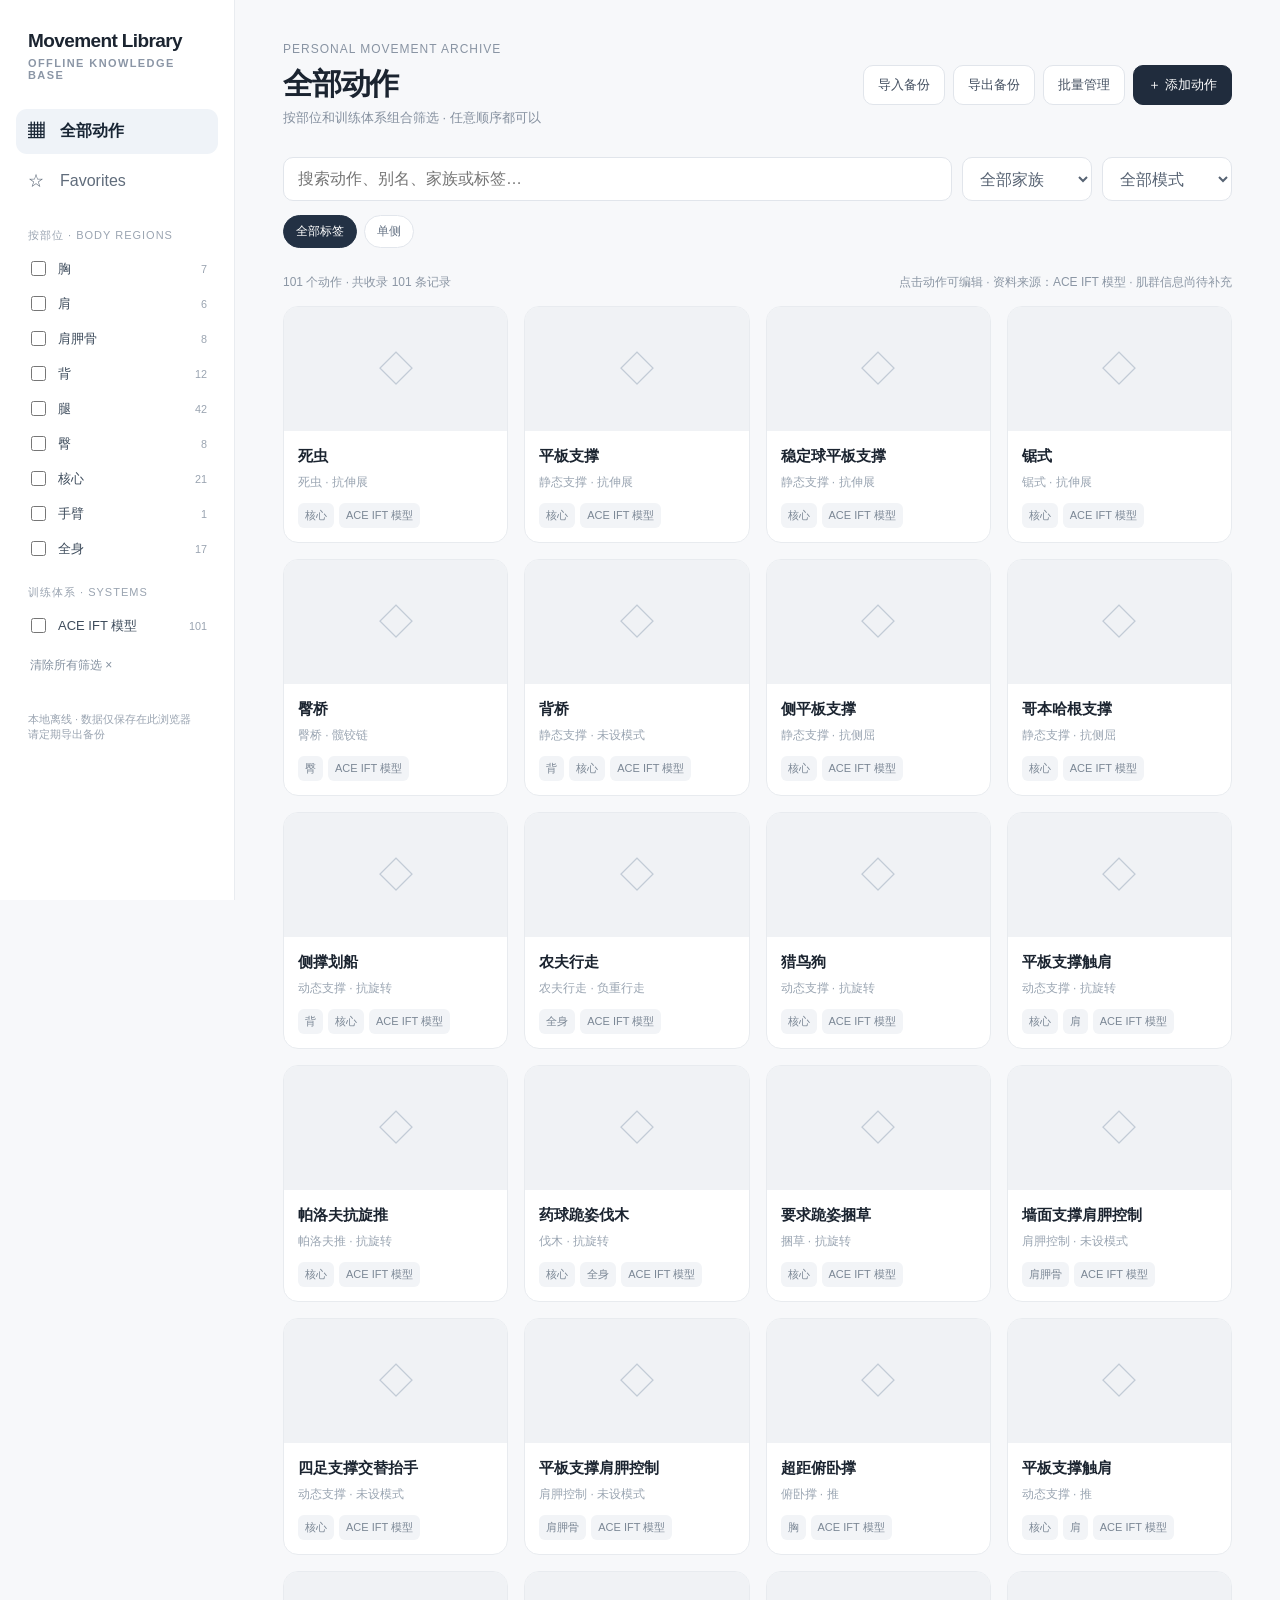
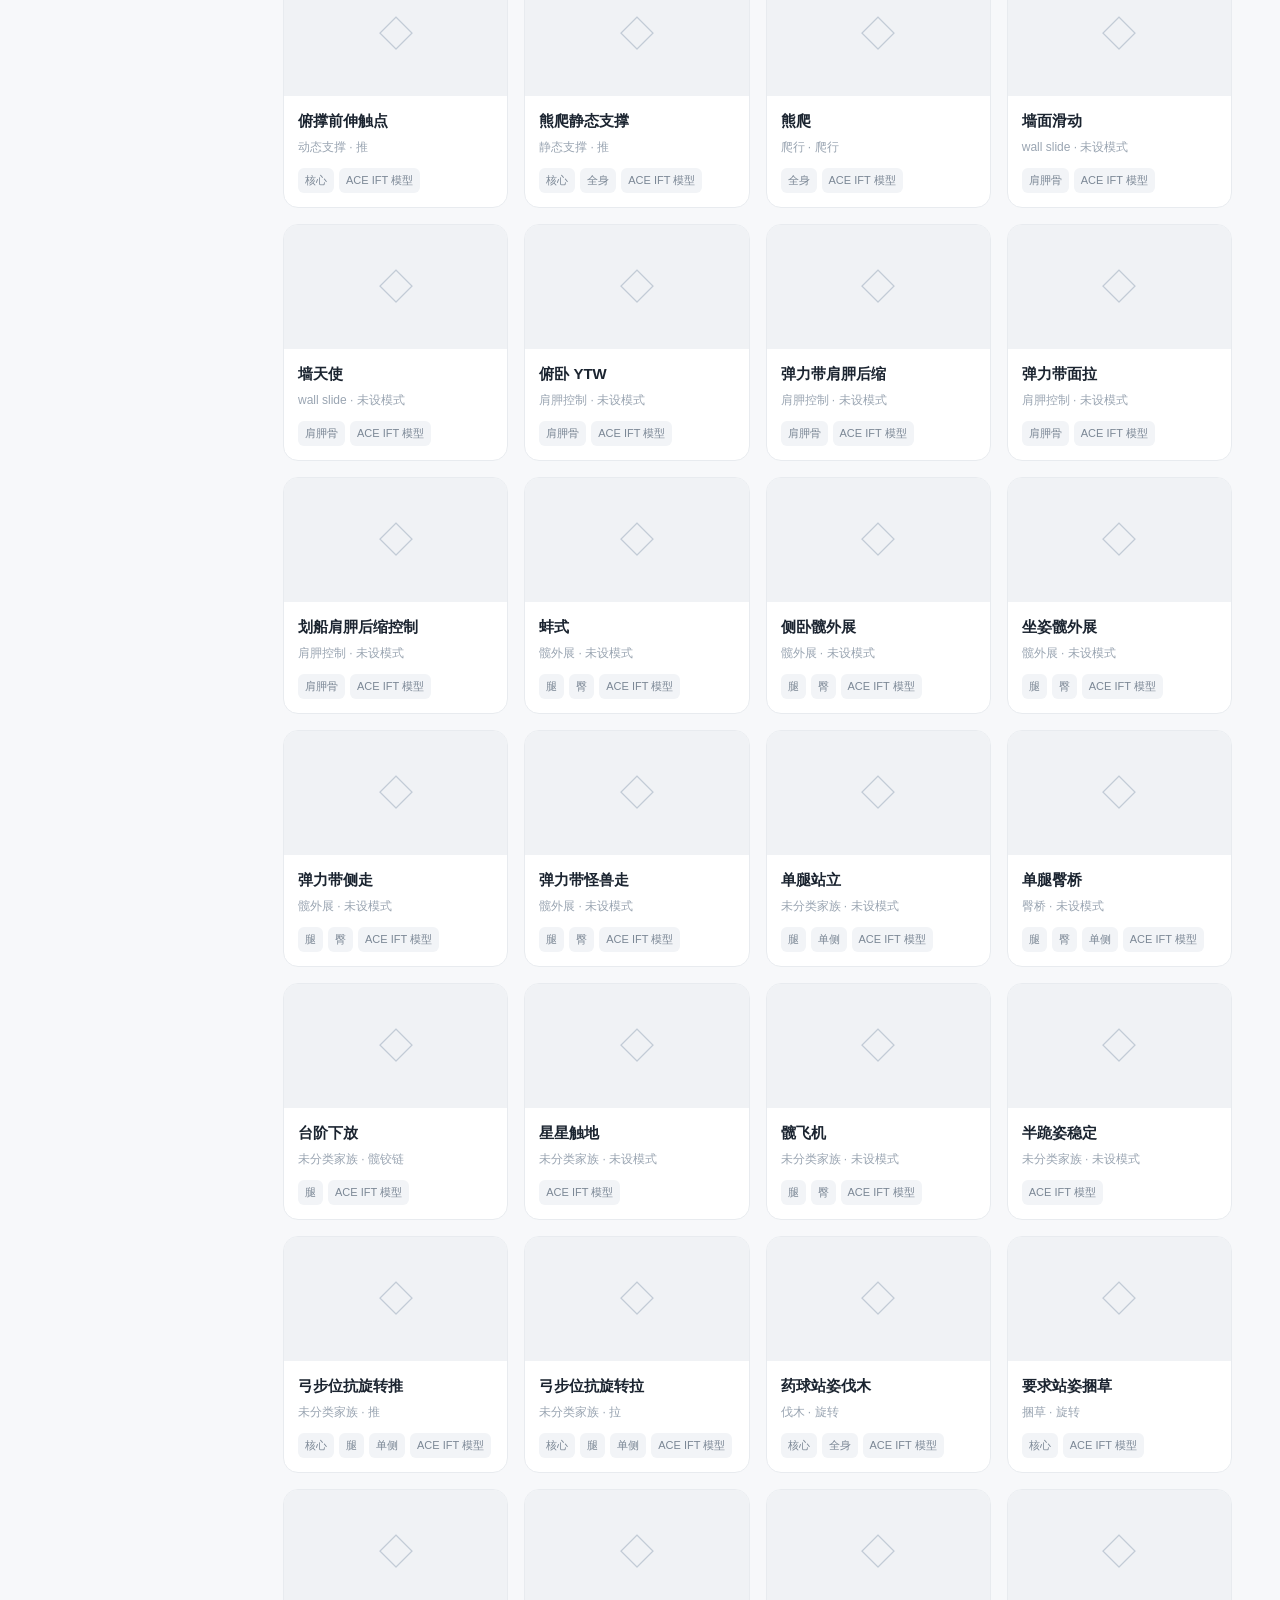
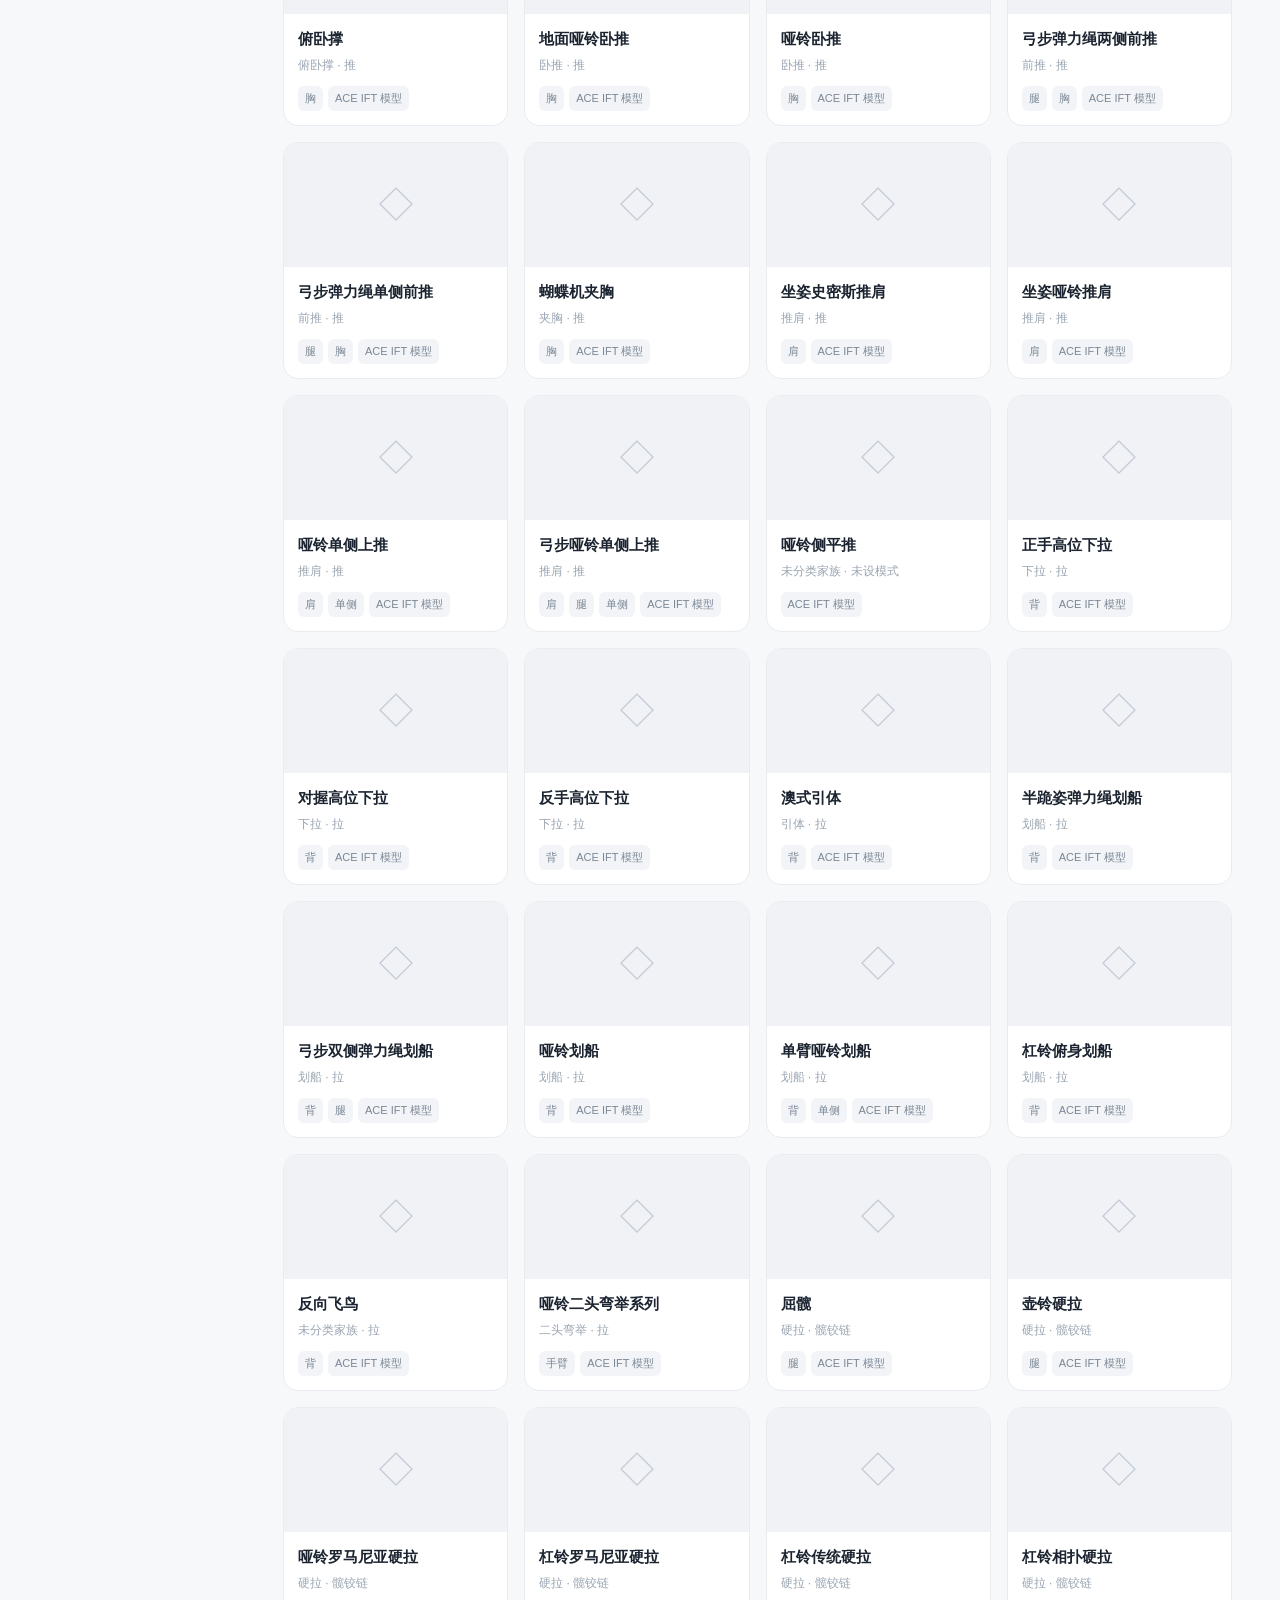
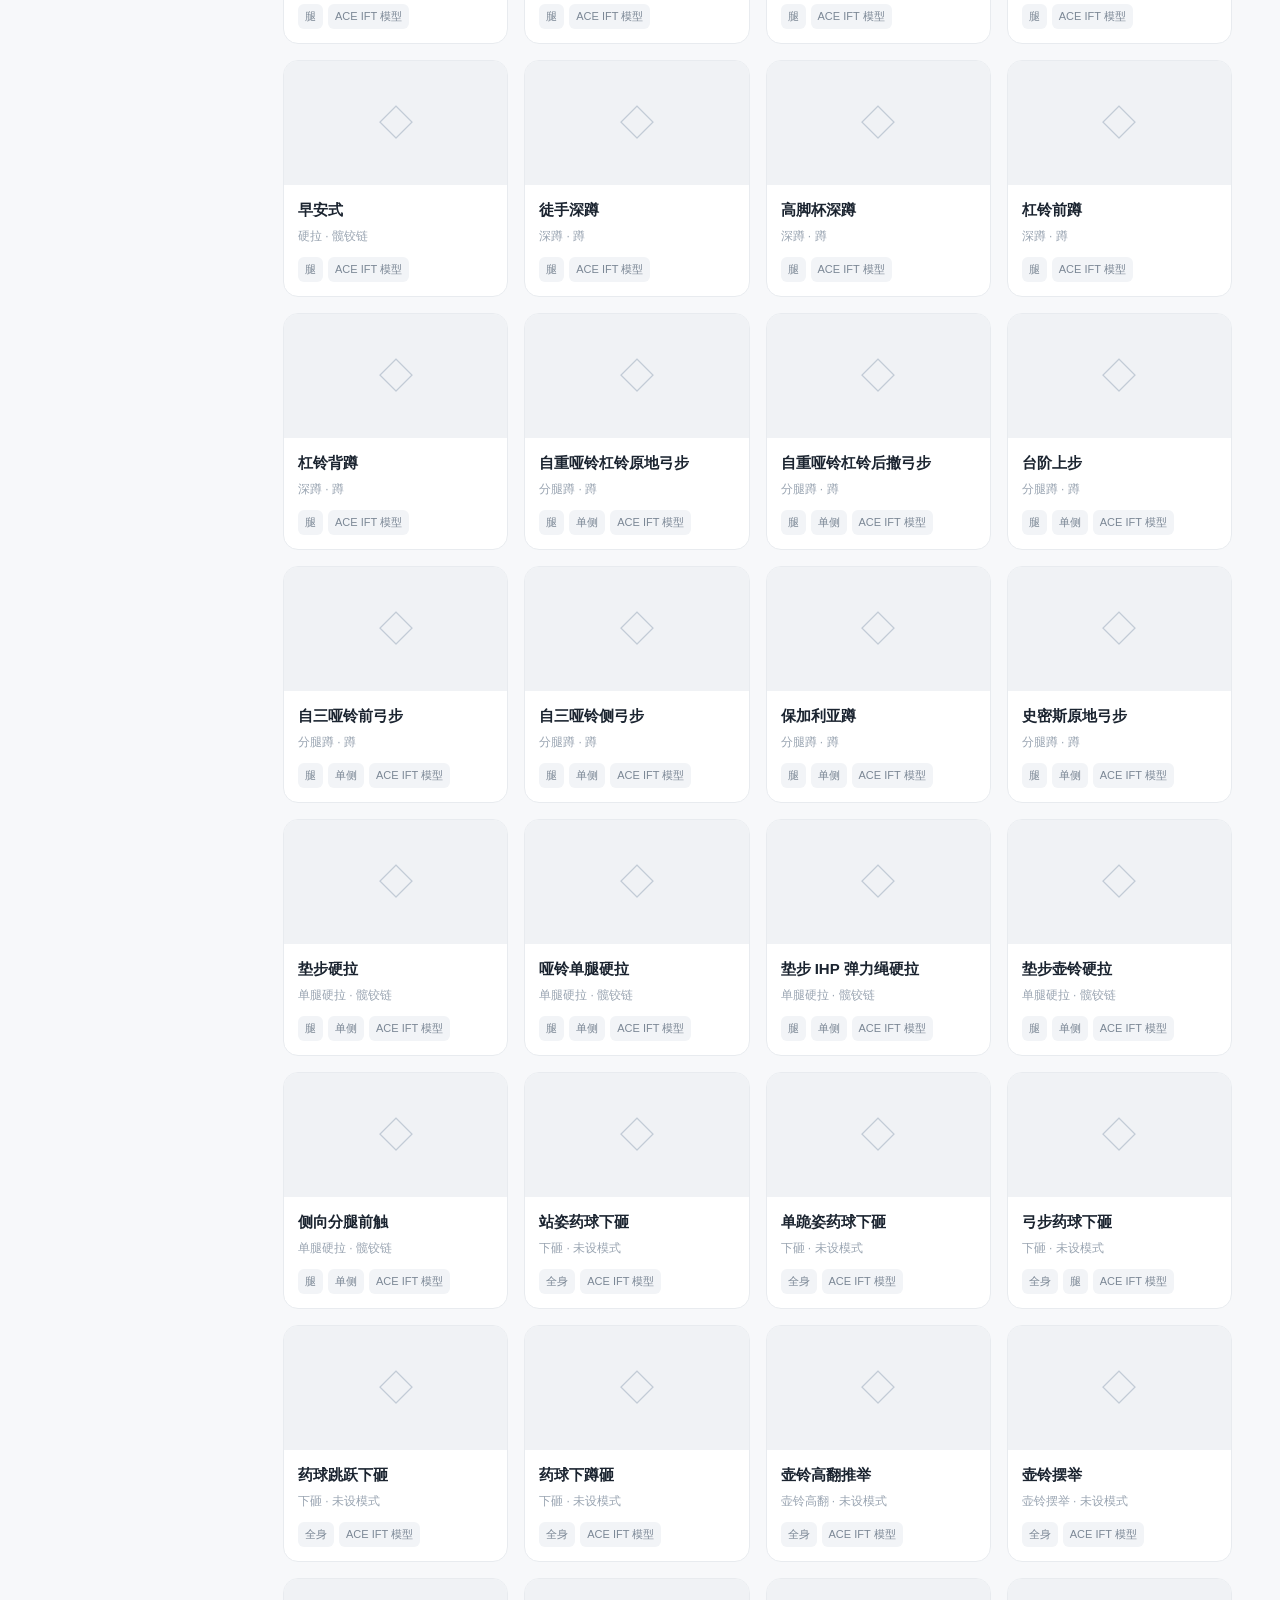
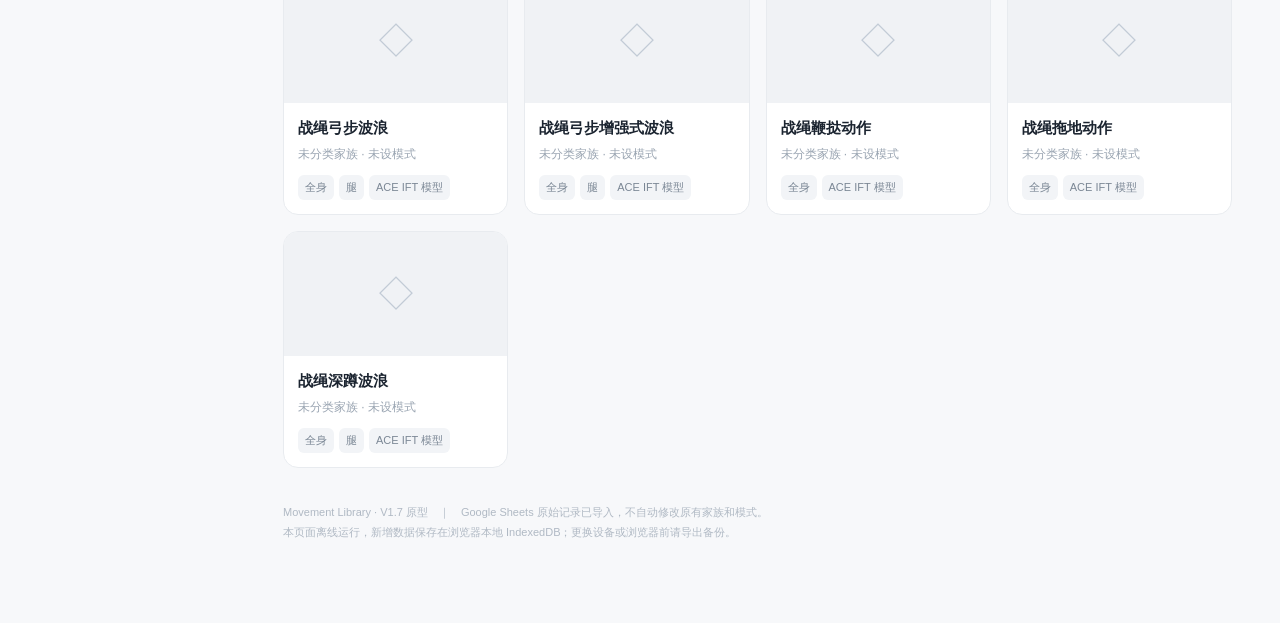
<file: original/Movement-Library-ACE-IFT-v1.7.html>
<!DOCTYPE html><html lang="zh-CN"><head><meta charset="UTF-8"><meta name="viewport" content="width=device-width, initial-scale=1"><title>Movement Library · ACE IFT</title><style>
:root{font-family:-apple-system,BlinkMacSystemFont,"SF Pro Display","PingFang SC",sans-serif;color:#1b2430;background:#f7f8fa}*{box-sizing:border-box}body{margin:0}button,input,textarea,select{font:inherit}button{cursor:pointer}button:disabled{opacity:.4;cursor:default}.app{display:grid;grid-template-columns:235px 1fr;min-height:100vh}.sidebar{background:#fff;border-right:1px solid #e9ecf0;padding:30px 16px;position:sticky;top:0;height:100vh}.brand{font-weight:750;font-size:19px;letter-spacing:-.6px;padding:0 12px 28px}.brand small{display:block;font-size:11px;color:#8b96a6;letter-spacing:1.4px;margin-top:5px}.nav{width:100%;border:0;background:transparent;text-align:left;padding:12px;border-radius:11px;color:#606c7b;margin-bottom:5px}.nav.active{background:#eff3f8;color:#182534;font-weight:650}.sidehead{font-size:11px;letter-spacing:1px;color:#9aa4b1;padding:22px 12px 8px}.system-btn{font-size:13px}.sidebottom{position:absolute;bottom:24px;left:18px;right:18px;font-size:11px;color:#9aa4b1}.main{max-width:1320px;width:100%;margin:auto;padding:42px 48px 80px}.top{display:flex;align-items:center;justify-content:space-between;gap:16px}.eyebrow{font-size:12px;color:#8994a3;letter-spacing:1px}.title{font-size:30px;font-weight:720;letter-spacing:-1.2px;margin:8px 0 4px}.subtitle{color:#85909f;font-size:13px}.actions{display:flex;gap:8px;flex-wrap:wrap}.btn{border:1px solid #e1e5eb;color:#445061;background:#fff;border-radius:10px;padding:10px 14px;font-size:13px}.btn.primary{background:#202c3d;color:white;border-color:#202c3d}.toolbar{display:flex;flex-wrap:wrap;gap:10px;margin:30px 0 14px}.search{flex:1;min-width:190px;border:1px solid #e1e5eb;border-radius:10px;background:#fff;padding:12px 14px;outline:none}.select{border:1px solid #e1e5eb;background:white;padding:11px 13px;border-radius:10px;min-width:130px;color:#576373}.chips{display:flex;gap:7px;flex-wrap:wrap;margin:14px 0 26px}.chip{font-size:12px;color:#697687;border:1px solid #e2e6ec;border-radius:50px;padding:7px 12px;background:white}.chip.on{background:#233144;color:white;border-color:#233144}.meta{display:flex;justify-content:space-between;color:#8b96a4;font-size:12px;margin-bottom:15px}.cards{display:grid;grid-template-columns:repeat(auto-fill,minmax(210px,1fr));gap:16px}.card{border:1px solid #e8ebef;background:#fff;border-radius:15px;overflow:hidden;cursor:pointer;transition:transform .15s,box-shadow .15s;min-width:0}.card:hover{transform:translateY(-2px);box-shadow:0 12px 28px #1c2c4010}.cardphoto{height:124px;background:#f0f2f5;display:flex;align-items:center;justify-content:center;font-size:36px;color:#c2cbd6;overflow:hidden}.cardphoto img,.cardphoto video{width:100%;height:100%;object-fit:cover}.cardbody{padding:14px}.cardname{font-weight:650;font-size:15px;line-height:1.5;min-height:24px}.secondary{color:#9aa5b2;font-size:12px;margin-top:5px}.tags{display:flex;flex-wrap:wrap;gap:5px;margin-top:12px}.tag{font-size:11px;background:#f2f4f7;color:#7b8795;padding:5px 7px;border-radius:6px}.empty{text-align:center;padding:80px 10px;color:#9ba5b1}.panel-cover{position:fixed;inset:0;background:#1624356b;z-index:10;display:none}.panel-cover.show{display:block}.panel{position:absolute;right:0;top:0;bottom:0;width:min(580px,100%);background:#fff;overflow-y:auto;padding:30px;box-shadow:-10px 0 35px #1e293b20}.panelhead{display:flex;align-items:center;justify-content:space-between;margin-bottom:22px}.panel-title{font-size:23px;font-weight:700}.close{background:#f1f3f5;border:0;border-radius:9px;font-size:20px;padding:5px 10px}.field{margin:19px 0}.field label{display:block;color:#677486;font-size:12px;font-weight:600;margin-bottom:8px}.field input,.field textarea{width:100%;border:1px solid #e3e7ec;border-radius:9px;padding:11px;outline:none;background:#fff}.field textarea{min-height:105px;resize:vertical}.hint{font-size:12px;color:#9ba6b2;line-height:1.6}.pillrow{display:flex;gap:7px;flex-wrap:wrap}.pill{background:#f0f3f7;color:#647287;padding:6px 9px;border-radius:7px;font-size:12px}.media-grid{display:grid;grid-template-columns:repeat(3,1fr);gap:8px}.media-grid img,.media-grid video{width:100%;height:94px;object-fit:cover;border-radius:9px;background:#f4f6f8}.media-item{position:relative}.media-item button{position:absolute;right:4px;top:4px;background:#fff;border:0;border-radius:6px}.panel-actions{position:sticky;bottom:-30px;background:#fff;border-top:1px solid #eef1f5;padding:14px 0;display:flex;gap:8px}.notice{padding:11px;background:#f1f5fa;border-radius:10px;color:#677688;font-size:12px;margin-bottom:14px}.systems-grid{display:grid;grid-template-columns:repeat(auto-fill,minmax(215px,1fr));gap:14px;margin-top:24px}.system-card{padding:24px;background:white;border:1px solid #e7ebf0;border-radius:14px;cursor:pointer}.system-card h3{font-size:16px;margin:12px 0 4px}.system-card p{color:#9aa4b1;font-size:12px;margin:0}.system-card .glyph{font-size:28px;color:#8ba3bb}.footer{color:#b0b9c4;font-size:11px;margin-top:35px;line-height:1.8}@media(max-width:800px){.app{grid-template-columns:1fr}.sidebar{position:static;height:auto;padding:15px;display:flex;align-items:center;gap:8px;flex-wrap:wrap}.brand{padding:0 8px;font-size:16px}.brand small,.sidehead,.sidebottom,.system-btn{display:none}.nav{width:auto;margin:0;padding:9px}.main{padding:25px 18px}.title{font-size:25px}.top{align-items:flex-start;flex-direction:column}.panel{padding:20px}}
.sidebar{overflow-y:auto;scrollbar-width:thin;padding-bottom:72px}.sidebottom{position:relative;bottom:auto;left:auto;right:auto;margin:24px 12px}.sidehead{padding-top:19px}.sidefilter{display:flex;align-items:center;gap:9px;padding:7px 11px;border-radius:9px;font-size:13px;cursor:pointer;color:#3e4c5c}.sidefilter:hover{background:#f3f6f9}.sidefilter input{accent-color:#1c2735;width:15px;height:15px}.sidefilter span{flex:1}.sidefilter small{color:#9aa4b1}.clearSide{background:transparent;border:none;color:#8491a0;font-size:12px;margin:13px 8px;cursor:pointer}.check-grid{display:flex;flex-wrap:wrap;gap:8px}.tick{display:inline-flex;align-items:center;gap:5px;padding:7px 9px;background:#f5f7fa;border-radius:8px;font-size:12px}.tick input{accent-color:#1f2937}
.bulkbar{display:none;align-items:center;justify-content:space-between;gap:12px;background:#edf2f8;border:1px solid #dbe3ed;border-radius:12px;padding:12px 15px;margin:12px 0 17px;flex-wrap:wrap}.bulkbar.show{display:flex}.bulkcheck{display:none;position:absolute;top:11px;left:11px;width:21px;height:21px;z-index:2;accent-color:#202c3d;cursor:pointer}.card{position:relative}.bulk-on .bulkcheck{display:block}.bulk-on .card{cursor:default}.bulk-on .card.selected{outline:2px solid #233144;outline-offset:-2px;background:#f8fafc}.bulkmask{position:fixed;inset:0;background:#17223378;z-index:30;display:none;align-items:center;justify-content:center;padding:15px}.bulkmask.show{display:flex}.bulkmodal{background:white;border-radius:18px;padding:24px;width:min(590px,100%);max-height:90vh;overflow-y:auto;box-shadow:0 20px 65px #0002}.bulkrow{display:grid;grid-template-columns:112px 1fr;gap:10px;align-items:center;margin:13px 0}.bulkrow select,.bulkrow input:not([type="checkbox"]){width:100%;min-width:0;padding:10px;border-radius:9px;border:1px solid #dee4ec;background:white}.bulkrow .pair{display:grid;grid-template-columns:110px 1fr;gap:8px}.bulkhelp{font-size:12px;color:#8793a2;line-height:1.6}.bulkfoot{display:flex;justify-content:flex-end;gap:8px;margin-top:22px}.bulk-title{font-weight:700;font-size:19px;margin:0 0 5px}@media(max-width:600px){.bulkrow{grid-template-columns:1fr}.bulkrow .pair{grid-template-columns:100px 1fr}}
.bulk-checklist{border:1px solid #dee4ec;border-radius:9px;padding:7px;display:grid;grid-template-columns:repeat(2,minmax(0,1fr));gap:3px 8px;max-height:180px;overflow:auto;align-content:start}.bulk-checklist label{display:flex;align-items:center;gap:6px;font-size:13px;padding:6px;border-radius:6px;cursor:pointer}.bulk-checklist label:hover{background:#f2f5f8}.bulk-checklist input{accent-color:#202c3d;flex:0 0 auto}.bulk-preview{font-size:12px;line-height:1.7;color:#5f6b7e;border-radius:9px;background:#f4f6f9;padding:10px 12px;margin-top:12px}.bulk-error{color:#a12626}.bulkmodal .pair{align-items:start}@media(max-width:600px){.bulk-checklist{grid-template-columns:repeat(2,minmax(0,1fr))}}

/* V1.7: batch editor layout, scoped inputs, responsive spacing */
.bulkmask{padding:20px;align-items:center}
.bulkmodal{width:min(760px,100%);max-height:min(90dvh,900px);padding:0;display:flex;flex-direction:column;overflow:hidden;border-radius:20px}
.bulkmodal > .panelhead{padding:25px 28px 18px;margin:0;flex:0 0 auto;border-bottom:1px solid #edf0f4}
.bulk-title{font-size:20px;letter-spacing:-.3px}
.bulkmodal .bulk-body{padding:10px 28px 16px;overflow-y:auto;min-height:0;flex:1 1 auto;overscroll-behavior:contain}
.bulkmodal .bulkrow{grid-template-columns:112px minmax(0,1fr);align-items:start;gap:16px;margin:16px 0}
.bulkmodal .bulkrow > label{font-size:14px;font-weight:600;color:#354254;padding-top:12px;white-space:nowrap}
.bulkmodal .bulkrow .pair{grid-template-columns:132px minmax(0,1fr);gap:12px;align-items:start;min-width:0}
.bulkmodal .bulkrow select,.bulkmodal .bulkrow input:not([type="checkbox"]){font-size:14px;height:43px;padding:10px 12px;min-width:0}
.bulkmodal .bulk-checklist{grid-template-columns:repeat(3,minmax(0,1fr));gap:6px;max-height:192px;overflow-y:auto;padding:8px;border-radius:10px;align-items:start}
.bulkmodal .bulk-checklist label{display:flex;align-items:center;justify-content:flex-start;gap:8px;min-width:0;min-height:36px;padding:7px 8px;font-size:13px;font-weight:400;line-height:1.35;white-space:normal;word-break:keep-all;overflow-wrap:anywhere;border-radius:7px}
.bulkmodal .bulk-checklist input[type="checkbox"]{appearance:auto;display:block;width:16px!important;height:16px!important;min-width:16px!important;max-width:16px!important;flex:0 0 16px;margin:0;padding:0;accent-color:#202c3d;border:0}
.bulkmodal .bulk-checklist label:has(input:checked){background:#eaf0f8;color:#202c3d}
.bulkmodal .bulkhelp{font-size:12px;line-height:1.6}
.bulkmodal .bulk-preview{font-size:12px;line-height:1.6;margin-top:14px}
.bulkmodal .bulkfoot{flex:0 0 auto;margin:0;padding:16px 28px 22px;border-top:1px solid #edf0f4;background:#fff;display:flex;align-items:center;justify-content:flex-end;gap:10px}
.bulkmodal .bulkfoot .btn{font-size:14px;padding:11px 16px}
@media(max-width:700px){.bulkmask{padding:10px}.bulkmodal{max-height:94dvh;border-radius:14px}.bulkmodal > .panelhead{padding:18px}.bulkmodal .bulk-body{padding:8px 18px 16px}.bulkmodal .bulkrow{grid-template-columns:1fr;gap:7px;margin:14px 0}.bulkmodal .bulkrow>label{padding:0}.bulkmodal .bulkrow .pair{grid-template-columns:112px minmax(0,1fr);gap:8px}.bulkmodal .bulk-checklist{grid-template-columns:repeat(2,minmax(0,1fr))}.bulkmodal .bulkfoot{padding:12px 18px 16px}}
@media(max-width:420px){.bulkmodal .bulkrow .pair{grid-template-columns:1fr}.bulkmodal .bulk-checklist{grid-template-columns:repeat(2,minmax(0,1fr))}}

.bulkmodal .bulk-preview.bulk-success{background:#eaf6ef;color:#16653c}
.bulkmodal .bulk-preview.bulk-error{background:#fff0f0;color:#ab2929}
.bulkmodal .bulkfoot button:disabled{opacity:.55;cursor:wait}
</style></head><body><div class="app"><aside class="sidebar"><div class="brand">Movement Library<small>OFFLINE KNOWLEDGE BASE</small></div><button class="nav active" data-view="all">▦　全部动作</button><button class="nav" data-view="favorites">☆　Favorites</button><div class="sidehead">按部位 · BODY REGIONS</div><div id="sideParts"></div><div class="sidehead">训练体系 · SYSTEMS</div><div id="sideSystems"></div><button class="clearSide" id="clearFilters">清除所有筛选 ×</button><div class="sidebottom">本地离线 · 数据仅保存在此浏览器<br>请定期导出备份</div></aside><main class="main"><div class="top"><div><div class="eyebrow">PERSONAL MOVEMENT ARCHIVE</div><h1 class="title" id="pageTitle">全部动作</h1><div class="subtitle" id="pageSubtitle">从训练体系与动作维度探索你的知识库</div></div><div class="actions"><button class="btn" id="importBtn">导入备份</button><button class="btn" id="exportBtn">导出备份</button><button class="btn" id="bulkToggle">批量管理</button><button class="btn primary" id="addBtn">＋ 添加动作</button></div></div><div id="libraryPage"><div class="toolbar"><input class="search" id="search" placeholder="搜索动作、别名、家族或标签…"><select class="select" id="family"><option value="">全部家族</option></select><select class="select" id="mode"><option value="">全部模式</option></select></div><div class="chips" id="chips"></div><div class="meta"><span id="count"></span><span>点击动作可编辑 · 资料来源：ACE IFT 模型 · 肌群信息尚待补充</span></div><div class="bulkbar" id="bulkBar"><span id="bulkCount">已选 0 个</span><div class="actions"><button class="btn" id="selectVisible">选择当前筛选结果</button><button class="btn" id="unselectAll">取消选择</button><button class="btn primary" id="openBulk">批量修改</button></div></div><div class="cards" id="cards"></div></div><div class="footer">Movement Library · V1.7 原型　｜　Google Sheets 原始记录已导入，不自动修改原有家族和模式。<br>本页面离线运行，新增数据保存在浏览器本地 IndexedDB；更换设备或浏览器前请导出备份。</div></main></div><div class="panel-cover" id="cover"><section class="panel"><div class="panelhead"><span class="panel-title" id="panelTitle">动作详情</span><button class="close" id="close">×</button></div><div class="notice" id="sourceNote">来源 · ACE IFT 模型</div><div class="field"><label>动作名称 *</label><input id="editName" placeholder="动作名称"></div><div class="field"><label>动作家族</label><input id="editFamily" list="famList" placeholder="例如：深蹲"><datalist id="famList"></datalist></div><div class="field"><label>动作模式</label><input id="editMode" list="modeList" placeholder="例如：推"><datalist id="modeList"></datalist></div><div class="field"><label>所属训练体系（逗号分隔）</label><input id="editSystems" value="ACE IFT 模型"></div><div class="field"><label>别名（逗号分隔）</label><input id="editAliases" placeholder="英文名、其他体系名称…"></div><div class="field"><label>标签（逗号分隔）</label><input id="editTags" placeholder="单侧、热身、下肢…"></div><div class="field"><label>身体部位（可多选）</label><div id="partEditor" class="check-grid"></div></div><details class="field"><summary style="cursor:pointer;font-weight:600;font-size:13px">热力图数据 · 关联肌群（可选）</summary><div class="hint" style="margin:9px 0">原始表格未提供肌群数据。这里仅预留编辑位置，不参与侧栏筛选；未关联的动作不会显示肌肉热力图。</div><div id="muscleEditor" class="check-grid"></div></details><div class="field"><label>动作笔记（可选）</label><textarea id="editNotes" placeholder="记录技术要点或自己的理解…"></textarea></div><div class="field"><label>参考链接（每行一个）</label><textarea id="editLinks" style="min-height:65px" placeholder="https://..."></textarea></div><div class="field"><label>图片 / 视频（保存在浏览器本地）</label><input type="file" id="mediaInput" accept="image/*,video/*" multiple><div class="hint">可多选。较大的视频可能受浏览器存储配额限制，请保留独立备份。</div><div class="media-grid" id="mediaGrid" style="margin-top:12px"></div></div><div class="panel-actions"><button class="btn primary" id="save">保存修改</button><button class="btn" id="fav">☆ 收藏</button><button class="btn" id="delete" style="margin-left:auto">删除</button></div></section></div><div class="bulkmask" id="bulkMask"><section class="bulkmodal"><div class="panelhead"><div><div class="bulk-title">批量修改动作</div><div class="bulkhelp" id="bulkSummary">仅修改明确选择的字段，其他数据保持不变。</div></div><button class="close" id="bulkClose">×</button></div><div class="bulk-body"><div class="bulkrow"><label>身体部位</label><div class="pair"><select id="bulkPartsOp"><option value="keep">不修改</option><option value="add">添加</option><option value="remove">移除</option><option value="replace">替换</option></select><div id="bulkParts" class="bulk-checklist"></div></div></div><div class="bulkrow"><label>训练体系</label><div class="pair"><select id="bulkSystemsOp"><option value="keep">不修改</option><option value="add">添加</option><option value="remove">移除</option><option value="replace">替换</option></select><input id="bulkSystems" list="bulkSystemList" placeholder="多个用逗号分隔"><datalist id="bulkSystemList"></datalist></div></div><div class="bulkrow"><label>标签</label><div class="pair"><select id="bulkTagsOp"><option value="keep">不修改</option><option value="add">添加</option><option value="remove">移除</option><option value="replace">替换</option></select><input id="bulkTags" placeholder="例如：单侧、热身"></div></div><div class="bulkrow"><label>动作家族</label><div class="pair"><select id="bulkFamilyOp"><option value="keep">不修改</option><option value="replace">统一设为</option><option value="clear">清空</option></select><input id="bulkFamily" list="famList" placeholder="家族名称"></div></div><div class="bulkrow"><label>动作模式</label><div class="pair"><select id="bulkModeOp"><option value="keep">不修改</option><option value="replace">统一设为</option><option value="clear">清空</option></select><input id="bulkMode" list="modeList" placeholder="动作模式"></div></div><details><summary style="font-size:13px;cursor:pointer;color:#677486">高级选项 · 肌群关联（热力图数据）</summary><div class="bulkrow"><label>关联肌群</label><div class="pair"><select id="bulkMusclesOp"><option value="keep">不修改</option><option value="add">添加</option><option value="remove">移除</option><option value="replace">替换</option></select><div id="bulkMuscles" class="bulk-checklist"></div></div></div></details><div class="bulkhelp" style="margin-top:12px">部位直接勾选即可多选。选中部位后默认「替换」；如希望保留原部位，请改为「添加」。不会批量修改动作名称、别名或历史来源。</div><div class="bulk-preview" id="bulkPreview" role="status">选择需要修改的内容后，这里会显示修改摘要。</div></div><div class="bulkfoot"><button class="btn" id="bulkCancel">取消</button><button class="btn primary" type="button" id="bulkApply">确认应用修改</button></div></section></div><input id="importFile" type="file" accept="application/json,.json" hidden><script>
const SEED = [{"id": "ACE-001", "name": "死虫", "family": "死虫", "mode": "抗伸展", "source": "ACE IFT 模型", "systems": ["ACE IFT 模型"], "tags": [], "aliases": [], "notes": "", "links": [], "media": [], "favorite": false}, {"id": "ACE-002", "name": "平板支撑", "family": "静态支撑", "mode": "抗伸展", "source": "ACE IFT 模型", "systems": ["ACE IFT 模型"], "tags": [], "aliases": [], "notes": "", "links": [], "media": [], "favorite": false}, {"id": "ACE-003", "name": "稳定球平板支撑", "family": "静态支撑", "mode": "抗伸展", "source": "ACE IFT 模型", "systems": ["ACE IFT 模型"], "tags": [], "aliases": [], "notes": "", "links": [], "media": [], "favorite": false}, {"id": "ACE-004", "name": "锯式", "family": "锯式", "mode": "抗伸展", "source": "ACE IFT 模型", "systems": ["ACE IFT 模型"], "tags": [], "aliases": [], "notes": "", "links": [], "media": [], "favorite": false}, {"id": "ACE-005", "name": "臀桥", "family": "臀桥", "mode": "髋铰链", "source": "ACE IFT 模型", "systems": ["ACE IFT 模型"], "tags": [], "aliases": [], "notes": "", "links": [], "media": [], "favorite": false}, {"id": "ACE-006", "name": "背桥", "family": "静态支撑", "mode": "", "source": "ACE IFT 模型", "systems": ["ACE IFT 模型"], "tags": [], "aliases": [], "notes": "", "links": [], "media": [], "favorite": false}, {"id": "ACE-007", "name": "侧平板支撑", "family": "静态支撑", "mode": "抗侧屈", "source": "ACE IFT 模型", "systems": ["ACE IFT 模型"], "tags": [], "aliases": [], "notes": "", "links": [], "media": [], "favorite": false}, {"id": "ACE-008", "name": "哥本哈根支撑", "family": "静态支撑", "mode": "抗侧屈", "source": "ACE IFT 模型", "systems": ["ACE IFT 模型"], "tags": [], "aliases": [], "notes": "", "links": [], "media": [], "favorite": false}, {"id": "ACE-009", "name": "侧撑划船", "family": "动态支撑", "mode": "抗旋转", "source": "ACE IFT 模型", "systems": ["ACE IFT 模型"], "tags": [], "aliases": [], "notes": "", "links": [], "media": [], "favorite": false}, {"id": "ACE-010", "name": "农夫行走", "family": "农夫行走", "mode": "负重行走", "source": "ACE IFT 模型", "systems": ["ACE IFT 模型"], "tags": [], "aliases": [], "notes": "", "links": [], "media": [], "favorite": false}, {"id": "ACE-011", "name": "猎鸟狗", "family": "动态支撑", "mode": "抗旋转", "source": "ACE IFT 模型", "systems": ["ACE IFT 模型"], "tags": [], "aliases": [], "notes": "", "links": [], "media": [], "favorite": false}, {"id": "ACE-012", "name": "平板支撑触肩", "family": "动态支撑", "mode": "抗旋转", "source": "ACE IFT 模型", "systems": ["ACE IFT 模型"], "tags": [], "aliases": [], "notes": "", "links": [], "media": [], "favorite": false}, {"id": "ACE-013", "name": "帕洛夫抗旋推", "family": "帕洛夫推", "mode": "抗旋转", "source": "ACE IFT 模型", "systems": ["ACE IFT 模型"], "tags": [], "aliases": [], "notes": "", "links": [], "media": [], "favorite": false}, {"id": "ACE-014", "name": "药球跪姿伐木", "family": "伐木", "mode": "抗旋转", "source": "ACE IFT 模型", "systems": ["ACE IFT 模型"], "tags": [], "aliases": [], "notes": "", "links": [], "media": [], "favorite": false}, {"id": "ACE-015", "name": "要求跪姿捆草", "family": "捆草", "mode": "抗旋转", "source": "ACE IFT 模型", "systems": ["ACE IFT 模型"], "tags": [], "aliases": [], "notes": "", "links": [], "media": [], "favorite": false}, {"id": "ACE-016", "name": "墙面支撑肩胛控制", "family": "肩胛控制", "mode": "", "source": "ACE IFT 模型", "systems": ["ACE IFT 模型"], "tags": [], "aliases": [], "notes": "", "links": [], "media": [], "favorite": false}, {"id": "ACE-017", "name": "四足支撑交替抬手", "family": "动态支撑", "mode": "", "source": "ACE IFT 模型", "systems": ["ACE IFT 模型"], "tags": [], "aliases": [], "notes": "", "links": [], "media": [], "favorite": false}, {"id": "ACE-018", "name": "平板支撑肩胛控制", "family": "肩胛控制", "mode": "", "source": "ACE IFT 模型", "systems": ["ACE IFT 模型"], "tags": [], "aliases": [], "notes": "", "links": [], "media": [], "favorite": false}, {"id": "ACE-019", "name": "超距俯卧撑", "family": "俯卧撑", "mode": "推", "source": "ACE IFT 模型", "systems": ["ACE IFT 模型"], "tags": [], "aliases": [], "notes": "", "links": [], "media": [], "favorite": false}, {"id": "ACE-020", "name": "平板支撑触肩", "family": "动态支撑", "mode": "推", "source": "ACE IFT 模型", "systems": ["ACE IFT 模型"], "tags": [], "aliases": [], "notes": "", "links": [], "media": [], "favorite": false}, {"id": "ACE-021", "name": "俯撑前伸触点", "family": "动态支撑", "mode": "推", "source": "ACE IFT 模型", "systems": ["ACE IFT 模型"], "tags": [], "aliases": [], "notes": "", "links": [], "media": [], "favorite": false}, {"id": "ACE-022", "name": "熊爬静态支撑", "family": "静态支撑", "mode": "推", "source": "ACE IFT 模型", "systems": ["ACE IFT 模型"], "tags": [], "aliases": [], "notes": "", "links": [], "media": [], "favorite": false}, {"id": "ACE-023", "name": "熊爬", "family": "爬行", "mode": "爬行", "source": "ACE IFT 模型", "systems": ["ACE IFT 模型"], "tags": [], "aliases": [], "notes": "", "links": [], "media": [], "favorite": false}, {"id": "ACE-024", "name": "墙面滑动", "family": "wall slide", "mode": "", "source": "ACE IFT 模型", "systems": ["ACE IFT 模型"], "tags": [], "aliases": [], "notes": "", "links": [], "media": [], "favorite": false}, {"id": "ACE-025", "name": "墙天使", "family": "wall slide", "mode": "", "source": "ACE IFT 模型", "systems": ["ACE IFT 模型"], "tags": [], "aliases": [], "notes": "", "links": [], "media": [], "favorite": false}, {"id": "ACE-026", "name": "俯卧 YTW", "family": "肩胛控制", "mode": "", "source": "ACE IFT 模型", "systems": ["ACE IFT 模型"], "tags": [], "aliases": [], "notes": "", "links": [], "media": [], "favorite": false}, {"id": "ACE-027", "name": "弹力带肩胛后缩", "family": "肩胛控制", "mode": "", "source": "ACE IFT 模型", "systems": ["ACE IFT 模型"], "tags": [], "aliases": [], "notes": "", "links": [], "media": [], "favorite": false}, {"id": "ACE-028", "name": "弹力带面拉", "family": "肩胛控制", "mode": "", "source": "ACE IFT 模型", "systems": ["ACE IFT 模型"], "tags": [], "aliases": [], "notes": "", "links": [], "media": [], "favorite": false}, {"id": "ACE-029", "name": "划船肩胛后缩控制", "family": "肩胛控制", "mode": "", "source": "ACE IFT 模型", "systems": ["ACE IFT 模型"], "tags": [], "aliases": [], "notes": "", "links": [], "media": [], "favorite": false}, {"id": "ACE-030", "name": "蚌式", "family": "髋外展", "mode": "", "source": "ACE IFT 模型", "systems": ["ACE IFT 模型"], "tags": [], "aliases": [], "notes": "", "links": [], "media": [], "favorite": false}, {"id": "ACE-031", "name": "侧卧髋外展", "family": "髋外展", "mode": "", "source": "ACE IFT 模型", "systems": ["ACE IFT 模型"], "tags": [], "aliases": [], "notes": "", "links": [], "media": [], "favorite": false}, {"id": "ACE-032", "name": "坐姿髋外展", "family": "髋外展", "mode": "", "source": "ACE IFT 模型", "systems": ["ACE IFT 模型"], "tags": [], "aliases": [], "notes": "", "links": [], "media": [], "favorite": false}, {"id": "ACE-033", "name": "弹力带侧走", "family": "髋外展", "mode": "", "source": "ACE IFT 模型", "systems": ["ACE IFT 模型"], "tags": [], "aliases": [], "notes": "", "links": [], "media": [], "favorite": false}, {"id": "ACE-034", "name": "弹力带怪兽走", "family": "髋外展", "mode": "", "source": "ACE IFT 模型", "systems": ["ACE IFT 模型"], "tags": [], "aliases": [], "notes": "", "links": [], "media": [], "favorite": false}, {"id": "ACE-035", "name": "单腿站立", "family": "", "mode": "", "source": "ACE IFT 模型", "systems": ["ACE IFT 模型"], "tags": ["单侧"], "aliases": [], "notes": "", "links": [], "media": [], "favorite": false}, {"id": "ACE-036", "name": "单腿臀桥", "family": "臀桥", "mode": "", "source": "ACE IFT 模型", "systems": ["ACE IFT 模型"], "tags": ["单侧"], "aliases": [], "notes": "", "links": [], "media": [], "favorite": false}, {"id": "ACE-037", "name": "台阶下放", "family": "", "mode": "髋铰链", "source": "ACE IFT 模型", "systems": ["ACE IFT 模型"], "tags": [], "aliases": [], "notes": "", "links": [], "media": [], "favorite": false}, {"id": "ACE-038", "name": "星星触地", "family": "", "mode": "", "source": "ACE IFT 模型", "systems": ["ACE IFT 模型"], "tags": [], "aliases": [], "notes": "", "links": [], "media": [], "favorite": false}, {"id": "ACE-039", "name": "髋飞机", "family": "", "mode": "", "source": "ACE IFT 模型", "systems": ["ACE IFT 模型"], "tags": [], "aliases": [], "notes": "", "links": [], "media": [], "favorite": false}, {"id": "ACE-040", "name": "半跪姿稳定", "family": "", "mode": "", "source": "ACE IFT 模型", "systems": ["ACE IFT 模型"], "tags": [], "aliases": [], "notes": "", "links": [], "media": [], "favorite": false}, {"id": "ACE-041", "name": "弓步位抗旋转推", "family": "", "mode": "推", "source": "ACE IFT 模型", "systems": ["ACE IFT 模型"], "tags": ["单侧"], "aliases": [], "notes": "", "links": [], "media": [], "favorite": false}, {"id": "ACE-042", "name": "弓步位抗旋转拉", "family": "", "mode": "拉", "source": "ACE IFT 模型", "systems": ["ACE IFT 模型"], "tags": ["单侧"], "aliases": [], "notes": "", "links": [], "media": [], "favorite": false}, {"id": "ACE-043", "name": "药球站姿伐木", "family": "伐木", "mode": "旋转", "source": "ACE IFT 模型", "systems": ["ACE IFT 模型"], "tags": [], "aliases": [], "notes": "", "links": [], "media": [], "favorite": false}, {"id": "ACE-044", "name": "要求站姿捆草", "family": "捆草", "mode": "旋转", "source": "ACE IFT 模型", "systems": ["ACE IFT 模型"], "tags": [], "aliases": [], "notes": "", "links": [], "media": [], "favorite": false}, {"id": "ACE-045", "name": "俯卧撑", "family": "俯卧撑", "mode": "推", "source": "ACE IFT 模型", "systems": ["ACE IFT 模型"], "tags": [], "aliases": [], "notes": "", "links": [], "media": [], "favorite": false}, {"id": "ACE-046", "name": "地面哑铃卧推", "family": "卧推", "mode": "推", "source": "ACE IFT 模型", "systems": ["ACE IFT 模型"], "tags": [], "aliases": [], "notes": "", "links": [], "media": [], "favorite": false}, {"id": "ACE-047", "name": "哑铃卧推", "family": "卧推", "mode": "推", "source": "ACE IFT 模型", "systems": ["ACE IFT 模型"], "tags": [], "aliases": [], "notes": "", "links": [], "media": [], "favorite": false}, {"id": "ACE-048", "name": "弓步弹力绳两侧前推", "family": "前推", "mode": "推", "source": "ACE IFT 模型", "systems": ["ACE IFT 模型"], "tags": [], "aliases": [], "notes": "", "links": [], "media": [], "favorite": false}, {"id": "ACE-049", "name": "弓步弹力绳单侧前推", "family": "前推", "mode": "推", "source": "ACE IFT 模型", "systems": ["ACE IFT 模型"], "tags": [], "aliases": [], "notes": "", "links": [], "media": [], "favorite": false}, {"id": "ACE-050", "name": "蝴蝶机夹胸", "family": "夹胸", "mode": "推", "source": "ACE IFT 模型", "systems": ["ACE IFT 模型"], "tags": [], "aliases": [], "notes": "", "links": [], "media": [], "favorite": false}, {"id": "ACE-051", "name": "坐姿史密斯推肩", "family": "推肩", "mode": "推", "source": "ACE IFT 模型", "systems": ["ACE IFT 模型"], "tags": [], "aliases": [], "notes": "", "links": [], "media": [], "favorite": false}, {"id": "ACE-052", "name": "坐姿哑铃推肩", "family": "推肩", "mode": "推", "source": "ACE IFT 模型", "systems": ["ACE IFT 模型"], "tags": [], "aliases": [], "notes": "", "links": [], "media": [], "favorite": false}, {"id": "ACE-053", "name": "哑铃单侧上推", "family": "推肩", "mode": "推", "source": "ACE IFT 模型", "systems": ["ACE IFT 模型"], "tags": ["单侧"], "aliases": [], "notes": "", "links": [], "media": [], "favorite": false}, {"id": "ACE-054", "name": "弓步哑铃单侧上推", "family": "推肩", "mode": "推", "source": "ACE IFT 模型", "systems": ["ACE IFT 模型"], "tags": ["单侧"], "aliases": [], "notes": "", "links": [], "media": [], "favorite": false}, {"id": "ACE-055", "name": "哑铃侧平推", "family": "", "mode": "", "source": "ACE IFT 模型", "systems": ["ACE IFT 模型"], "tags": [], "aliases": [], "notes": "", "links": [], "media": [], "favorite": false}, {"id": "ACE-056", "name": "正手高位下拉", "family": "下拉", "mode": "拉", "source": "ACE IFT 模型", "systems": ["ACE IFT 模型"], "tags": [], "aliases": [], "notes": "", "links": [], "media": [], "favorite": false}, {"id": "ACE-057", "name": "对握高位下拉", "family": "下拉", "mode": "拉", "source": "ACE IFT 模型", "systems": ["ACE IFT 模型"], "tags": [], "aliases": [], "notes": "", "links": [], "media": [], "favorite": false}, {"id": "ACE-058", "name": "反手高位下拉", "family": "下拉", "mode": "拉", "source": "ACE IFT 模型", "systems": ["ACE IFT 模型"], "tags": [], "aliases": [], "notes": "", "links": [], "media": [], "favorite": false}, {"id": "ACE-059", "name": "澳式引体", "family": "引体", "mode": "拉", "source": "ACE IFT 模型", "systems": ["ACE IFT 模型"], "tags": [], "aliases": [], "notes": "", "links": [], "media": [], "favorite": false}, {"id": "ACE-060", "name": "半跪姿弹力绳划船", "family": "划船", "mode": "拉", "source": "ACE IFT 模型", "systems": ["ACE IFT 模型"], "tags": [], "aliases": [], "notes": "", "links": [], "media": [], "favorite": false}, {"id": "ACE-061", "name": "弓步双侧弹力绳划船", "family": "划船", "mode": "拉", "source": "ACE IFT 模型", "systems": ["ACE IFT 模型"], "tags": [], "aliases": [], "notes": "", "links": [], "media": [], "favorite": false}, {"id": "ACE-062", "name": "哑铃划船", "family": "划船", "mode": "拉", "source": "ACE IFT 模型", "systems": ["ACE IFT 模型"], "tags": [], "aliases": [], "notes": "", "links": [], "media": [], "favorite": false}, {"id": "ACE-063", "name": "单臂哑铃划船", "family": "划船", "mode": "拉", "source": "ACE IFT 模型", "systems": ["ACE IFT 模型"], "tags": ["单侧"], "aliases": [], "notes": "", "links": [], "media": [], "favorite": false}, {"id": "ACE-064", "name": "杠铃俯身划船", "family": "划船", "mode": "拉", "source": "ACE IFT 模型", "systems": ["ACE IFT 模型"], "tags": [], "aliases": [], "notes": "", "links": [], "media": [], "favorite": false}, {"id": "ACE-065", "name": "反向飞鸟", "family": "", "mode": "拉", "source": "ACE IFT 模型", "systems": ["ACE IFT 模型"], "tags": [], "aliases": [], "notes": "", "links": [], "media": [], "favorite": false}, {"id": "ACE-066", "name": "哑铃二头弯举系列", "family": "二头弯举", "mode": "拉", "source": "ACE IFT 模型", "systems": ["ACE IFT 模型"], "tags": [], "aliases": [], "notes": "", "links": [], "media": [], "favorite": false}, {"id": "ACE-067", "name": "屈髋", "family": "硬拉", "mode": "髋铰链", "source": "ACE IFT 模型", "systems": ["ACE IFT 模型"], "tags": [], "aliases": [], "notes": "", "links": [], "media": [], "favorite": false}, {"id": "ACE-068", "name": "壶铃硬拉", "family": "硬拉", "mode": "髋铰链", "source": "ACE IFT 模型", "systems": ["ACE IFT 模型"], "tags": [], "aliases": [], "notes": "", "links": [], "media": [], "favorite": false}, {"id": "ACE-069", "name": "哑铃罗马尼亚硬拉", "family": "硬拉", "mode": "髋铰链", "source": "ACE IFT 模型", "systems": ["ACE IFT 模型"], "tags": [], "aliases": [], "notes": "", "links": [], "media": [], "favorite": false}, {"id": "ACE-070", "name": "杠铃罗马尼亚硬拉", "family": "硬拉", "mode": "髋铰链", "source": "ACE IFT 模型", "systems": ["ACE IFT 模型"], "tags": [], "aliases": [], "notes": "", "links": [], "media": [], "favorite": false}, {"id": "ACE-071", "name": "杠铃传统硬拉", "family": "硬拉", "mode": "髋铰链", "source": "ACE IFT 模型", "systems": ["ACE IFT 模型"], "tags": [], "aliases": [], "notes": "", "links": [], "media": [], "favorite": false}, {"id": "ACE-072", "name": "杠铃相扑硬拉", "family": "硬拉", "mode": "髋铰链", "source": "ACE IFT 模型", "systems": ["ACE IFT 模型"], "tags": [], "aliases": [], "notes": "", "links": [], "media": [], "favorite": false}, {"id": "ACE-073", "name": "早安式", "family": "硬拉", "mode": "髋铰链", "source": "ACE IFT 模型", "systems": ["ACE IFT 模型"], "tags": [], "aliases": [], "notes": "", "links": [], "media": [], "favorite": false}, {"id": "ACE-074", "name": "徒手深蹲", "family": "深蹲", "mode": "蹲", "source": "ACE IFT 模型", "systems": ["ACE IFT 模型"], "tags": [], "aliases": [], "notes": "", "links": [], "media": [], "favorite": false}, {"id": "ACE-075", "name": "高脚杯深蹲", "family": "深蹲", "mode": "蹲", "source": "ACE IFT 模型", "systems": ["ACE IFT 模型"], "tags": [], "aliases": [], "notes": "", "links": [], "media": [], "favorite": false}, {"id": "ACE-076", "name": "杠铃前蹲", "family": "深蹲", "mode": "蹲", "source": "ACE IFT 模型", "systems": ["ACE IFT 模型"], "tags": [], "aliases": [], "notes": "", "links": [], "media": [], "favorite": false}, {"id": "ACE-077", "name": "杠铃背蹲", "family": "深蹲", "mode": "蹲", "source": "ACE IFT 模型", "systems": ["ACE IFT 模型"], "tags": [], "aliases": [], "notes": "", "links": [], "media": [], "favorite": false}, {"id": "ACE-078", "name": "自重哑铃杠铃原地弓步", "family": "分腿蹲", "mode": "蹲", "source": "ACE IFT 模型", "systems": ["ACE IFT 模型"], "tags": ["单侧"], "aliases": [], "notes": "", "links": [], "media": [], "favorite": false}, {"id": "ACE-079", "name": "自重哑铃杠铃后撤弓步", "family": "分腿蹲", "mode": "蹲", "source": "ACE IFT 模型", "systems": ["ACE IFT 模型"], "tags": ["单侧"], "aliases": [], "notes": "", "links": [], "media": [], "favorite": false}, {"id": "ACE-080", "name": "台阶上步", "family": "分腿蹲", "mode": "蹲", "source": "ACE IFT 模型", "systems": ["ACE IFT 模型"], "tags": ["单侧"], "aliases": [], "notes": "", "links": [], "media": [], "favorite": false}, {"id": "ACE-081", "name": "自三哑铃前弓步", "family": "分腿蹲", "mode": "蹲", "source": "ACE IFT 模型", "systems": ["ACE IFT 模型"], "tags": ["单侧"], "aliases": [], "notes": "", "links": [], "media": [], "favorite": false}, {"id": "ACE-082", "name": "自三哑铃侧弓步", "family": "分腿蹲", "mode": "蹲", "source": "ACE IFT 模型", "systems": ["ACE IFT 模型"], "tags": ["单侧"], "aliases": [], "notes": "", "links": [], "media": [], "favorite": false}, {"id": "ACE-083", "name": "保加利亚蹲", "family": "分腿蹲", "mode": "蹲", "source": "ACE IFT 模型", "systems": ["ACE IFT 模型"], "tags": ["单侧"], "aliases": [], "notes": "", "links": [], "media": [], "favorite": false}, {"id": "ACE-084", "name": "史密斯原地弓步", "family": "分腿蹲", "mode": "蹲", "source": "ACE IFT 模型", "systems": ["ACE IFT 模型"], "tags": ["单侧"], "aliases": [], "notes": "", "links": [], "media": [], "favorite": false}, {"id": "ACE-085", "name": "垫步硬拉", "family": "单腿硬拉", "mode": "髋铰链", "source": "ACE IFT 模型", "systems": ["ACE IFT 模型"], "tags": ["单侧"], "aliases": [], "notes": "", "links": [], "media": [], "favorite": false}, {"id": "ACE-086", "name": "哑铃单腿硬拉", "family": "单腿硬拉", "mode": "髋铰链", "source": "ACE IFT 模型", "systems": ["ACE IFT 模型"], "tags": ["单侧"], "aliases": [], "notes": "", "links": [], "media": [], "favorite": false}, {"id": "ACE-087", "name": "垫步 IHP 弹力绳硬拉", "family": "单腿硬拉", "mode": "髋铰链", "source": "ACE IFT 模型", "systems": ["ACE IFT 模型"], "tags": ["单侧"], "aliases": [], "notes": "", "links": [], "media": [], "favorite": false}, {"id": "ACE-088", "name": "垫步壶铃硬拉", "family": "单腿硬拉", "mode": "髋铰链", "source": "ACE IFT 模型", "systems": ["ACE IFT 模型"], "tags": ["单侧"], "aliases": [], "notes": "", "links": [], "media": [], "favorite": false}, {"id": "ACE-089", "name": "侧向分腿前触", "family": "单腿硬拉", "mode": "髋铰链", "source": "ACE IFT 模型", "systems": ["ACE IFT 模型"], "tags": ["单侧"], "aliases": [], "notes": "", "links": [], "media": [], "favorite": false}, {"id": "ACE-090", "name": "站姿药球下砸", "family": "下砸", "mode": "", "source": "ACE IFT 模型", "systems": ["ACE IFT 模型"], "tags": [], "aliases": [], "notes": "", "links": [], "media": [], "favorite": false}, {"id": "ACE-091", "name": "单跪姿药球下砸", "family": "下砸", "mode": "", "source": "ACE IFT 模型", "systems": ["ACE IFT 模型"], "tags": [], "aliases": [], "notes": "", "links": [], "media": [], "favorite": false}, {"id": "ACE-092", "name": "弓步药球下砸", "family": "下砸", "mode": "", "source": "ACE IFT 模型", "systems": ["ACE IFT 模型"], "tags": [], "aliases": [], "notes": "", "links": [], "media": [], "favorite": false}, {"id": "ACE-093", "name": "药球跳跃下砸", "family": "下砸", "mode": "", "source": "ACE IFT 模型", "systems": ["ACE IFT 模型"], "tags": [], "aliases": [], "notes": "", "links": [], "media": [], "favorite": false}, {"id": "ACE-094", "name": "药球下蹲砸", "family": "下砸", "mode": "", "source": "ACE IFT 模型", "systems": ["ACE IFT 模型"], "tags": [], "aliases": [], "notes": "", "links": [], "media": [], "favorite": false}, {"id": "ACE-095", "name": "壶铃高翻推举", "family": "壶铃高翻", "mode": "", "source": "ACE IFT 模型", "systems": ["ACE IFT 模型"], "tags": [], "aliases": [], "notes": "", "links": [], "media": [], "favorite": false}, {"id": "ACE-096", "name": "壶铃摆举", "family": "壶铃摆举", "mode": "", "source": "ACE IFT 模型", "systems": ["ACE IFT 模型"], "tags": [], "aliases": [], "notes": "", "links": [], "media": [], "favorite": false}, {"id": "ACE-097", "name": "战绳弓步波浪", "family": "", "mode": "", "source": "ACE IFT 模型", "systems": ["ACE IFT 模型"], "tags": [], "aliases": [], "notes": "", "links": [], "media": [], "favorite": false}, {"id": "ACE-098", "name": "战绳弓步增强式波浪", "family": "", "mode": "", "source": "ACE IFT 模型", "systems": ["ACE IFT 模型"], "tags": [], "aliases": [], "notes": "", "links": [], "media": [], "favorite": false}, {"id": "ACE-099", "name": "战绳鞭挞动作", "family": "", "mode": "", "source": "ACE IFT 模型", "systems": ["ACE IFT 模型"], "tags": [], "aliases": [], "notes": "", "links": [], "media": [], "favorite": false}, {"id": "ACE-100", "name": "战绳拖地动作", "family": "", "mode": "", "source": "ACE IFT 模型", "systems": ["ACE IFT 模型"], "tags": [], "aliases": [], "notes": "", "links": [], "media": [], "favorite": false}, {"id": "ACE-101", "name": "战绳深蹲波浪", "family": "", "mode": "", "source": "ACE IFT 模型", "systems": ["ACE IFT 模型"], "tags": [], "aliases": [], "notes": "", "links": [], "media": [], "favorite": false}];
let items=[],current=null,currentView='all',selectedTag='',pendingMedia=[];let bulkMode=false,bulkSelected=new Set();
const PARTS=['胸','肩','肩胛骨','背','腿','臀','核心','手臂','全身'];
const MUSCLES=['胸大肌','三角肌','背阔肌','斜方肌','菱形肌','竖脊肌','腹直肌','腹斜肌','腹横肌','臀大肌','臀中肌','股四头肌','腘绳肌','内收肌群','小腿三头肌','肱二头肌','肱三头肌'];
let selectedParts=new Set(),selectedSystems=new Set();
// Scapular control is a distinct browse category; do not also mark these as shoulder/back.
function isScapularFocus(x){const n=(x.name||'');const f=(x.family||'');return /墙面滑动|墙天使|俯卧\s*YTW|肩胛后缩|肩胛控制/.test(n)||/肩胛控制|wall slide/i.test(f)}
function suggestedParts(x){const n=(x.name||'')+' '+(x.family||'')+' '+(x.mode||'');const set=[];
if(isScapularFocus(x)) return ['肩胛骨'];
if(/卧推|俯卧撑|夹胸|前推/.test(n))set.push('胸');
if(/肩|上推|推肩|YTW|面拉|墙天使|墙面滑动/.test(n))set.push('肩');
if(/划船|下拉|引体|背桥|飞鸟|肩胛后缩/.test(n))set.push('背');
if(/深蹲|分腿|弓步|台阶|硬拉|屈髋|早安|侧走|怪兽走|髋外展|蚌式|单腿|髋飞机/.test(n))set.push('腿');
if(/臀桥|髋外展|蚌式|怪兽|髋飞机/.test(n))set.push('臀');
if(/死虫|平板|锯式|侧撑|支撑|猎鸟|帕洛夫|抗旋|伐木|捆草/.test(n))set.push('核心');
if(/二头弯举/.test(n))set.push('手臂');
if(/熊爬|农夫行走|壶铃高翻|壶铃摆举|战绳|药球/.test(n))set.push('全身');
return unique(set)}
function partsOf(x){return Array.isArray(x.parts)?x.parts:suggestedParts(x)}
function checkboxEditor(id,options,selected){$(id).innerHTML=options.map(v=>`<label class="tick"><input type="checkbox" value="${safe(v)}" ${selected.includes(v)?'checked':''}> ${safe(v)}</label>`).join('')}
function checkedEditor(id){return [...$(id).querySelectorAll('input:checked')].map(x=>x.value)}
const $=id=>document.getElementById(id);const unique=a=>[...new Set(a.filter(Boolean))].sort((a,b)=>String(a).localeCompare(String(b),'zh'));
const safe=s=>String(s??'').replace(/[&<>"']/g,c=>({'&':'&amp;','<':'&lt;','>':'&gt;','"':'&quot;',"'":'&#39;'}[c]));
const split=s=>unique(s.split(/[,，、\n]/).map(x=>x.trim()));
const request=(store,mode,callback)=>new Promise((resolve,reject)=>{const t=db.transaction(store,mode),s=t.objectStore(store);let result;t.oncomplete=()=>resolve(result);t.onerror=()=>reject(t.error);result=callback(s)});
let db;
async function init(){db=await new Promise((resolve,reject)=>{const r=indexedDB.open('MovementLibraryV1',1);r.onupgradeneeded=()=>{r.result.createObjectStore('records',{keyPath:'id'})};r.onsuccess=()=>resolve(r.result);r.onerror=()=>reject(r.error)});let stored=await allRecords();if(!stored.length){await request('records','readwrite',s=>{SEED.forEach(x=>s.put(x))});stored=await allRecords()}items=stored;render()}
async function allRecords(){return await new Promise((resolve,reject)=>{let t=db.transaction('records','readonly'),r=t.objectStore('records').getAll();r.onsuccess=()=>resolve(r.result);r.onerror=()=>reject(r.error)})}
async function put(x){await request('records','readwrite',s=>s.put(x));items=await allRecords();render()}
async function remove(id){await request('records','readwrite',s=>s.delete(id));items=await allRecords();render()}
function filters(){const search=$('search').value.trim().toLowerCase(),family=$('family').value,mode=$('mode').value;return items.filter(x=>(currentView!=='favorites'||x.favorite)&&(!selectedSystems.size||[...selectedSystems].some(v=>(x.systems||[]).includes(v)))&&(!selectedParts.size||[...selectedParts].some(v=>partsOf(x).includes(v)))&&(!selectedTag||(x.tags||[]).includes(selectedTag))&&(!family||x.family===family)&&(!mode||x.mode===mode)&&(!search||[x.name,x.family,x.mode,x.notes,...(x.tags||[]),...(x.aliases||[]),...(x.systems||[]),...partsOf(x),...(x.muscles||[])].join(' ').toLowerCase().includes(search)))}
function optionList(id,vals,placeholder){const el=$(id),v=el.value;el.innerHTML='<option value="">'+placeholder+'</option>'+unique(vals).map(x=>`<option value="${safe(x)}">${safe(x)}</option>`).join('');el.value=v}
function render(){bulkSelected=new Set([...bulkSelected].filter(id=>items.some(x=>x.id===id)));document.body.classList.toggle('bulk-on',bulkMode);$('bulkToggle').textContent=bulkMode?'完成批量管理':'批量管理';$('bulkBar').classList.toggle('show',bulkMode);$('bulkCount').textContent=`已选 ${bulkSelected.size} 个动作`;$('openBulk').disabled=!bulkSelected.size;const systems=unique(items.flatMap(x=>x.systems||[]));$('sideSystems').innerHTML=systems.map(v=>`<label class="sidefilter"><input type="checkbox" data-filter="system" value="${safe(v)}" ${selectedSystems.has(v)?'checked':''}><span>${safe(v)}</span><small>${items.filter(x=>(x.systems||[]).includes(v)).length}</small></label>`).join('');$('sideParts').innerHTML=PARTS.map(v=>`<label class="sidefilter"><input type="checkbox" data-filter="part" value="${safe(v)}" ${selectedParts.has(v)?'checked':''}><span>${safe(v)}</span><small>${items.filter(x=>partsOf(x).includes(v)).length}</small></label>`).join('');optionList('family',items.map(x=>x.family),'全部家族');optionList('mode',items.map(x=>x.mode),'全部模式');$('famList').innerHTML=unique(items.map(x=>x.family)).map(x=>`<option value="${safe(x)}"></option>`).join('');$('modeList').innerHTML=unique(items.map(x=>x.mode)).map(x=>`<option value="${safe(x)}"></option>`).join('');let tags=unique(items.flatMap(x=>x.tags||[]));$('chips').innerHTML=['全部标签',...tags].map((tag,i)=>`<button class="chip ${(!i&&!selectedTag)||(selectedTag===tag)?'on':''}" data-tag="${i?safe(tag):''}">${safe(tag)}</button>`).join('');let found=filters();$('count').textContent=`${found.length} 个动作 · 共收录 ${items.length} 条记录`;$('cards').innerHTML=found.map(x=>{let preview=(x.media||[]).find(m=>m.type?.startsWith('image/'));return `<article class="card ${bulkSelected.has(x.id)?'selected':''}" data-id="${safe(x.id)}"><input class="bulkcheck" type="checkbox" aria-label="选择 ${safe(x.name)}" ${bulkSelected.has(x.id)?'checked':''}><div class="cardphoto">${preview?`<img src="${preview.data}" alt="">`:'◇'}</div><div class="cardbody"><div class="cardname">${safe(x.name)} ${x.favorite?'★':''}</div><div class="secondary">${safe(x.family||'未分类家族')} · ${safe(x.mode||'未设模式')}</div><div class="tags">${[...partsOf(x).slice(0,2),...(x.tags||[]).slice(0,2)].map(t=>`<span class="tag">${safe(t)}</span>`).join('')}<span class="tag">${safe((x.systems||[])[0]||'未分配体系')}</span></div></div></article>`}).join('')||'<div class="empty">没有找到匹配的动作。试试清除筛选条件。</div>';$('pageTitle').textContent=currentView==='favorites'?'Favorites':'全部动作';$('pageSubtitle').textContent='按部位和训练体系组合筛选 · 任意顺序都可以';document.querySelectorAll('.nav[data-view]').forEach(b=>b.classList.toggle('active',b.dataset.view===currentView));}
function openRecord(id){current=items.find(x=>x.id===id)||null;pendingMedia=JSON.parse(JSON.stringify(current?.media||[]));$('panelTitle').textContent=current?'编辑动作':'添加动作';$('sourceNote').textContent='来源 · '+(current?.source||'个人新增');for(let [id,key] of [['editName','name'],['editFamily','family'],['editMode','mode'],['editNotes','notes']])$(id).value=current?.[key]||'';$('editSystems').value=(current?.systems||['ACE IFT 模型']).join('，');checkboxEditor('partEditor',PARTS,current?partsOf(current):[]);checkboxEditor('muscleEditor',MUSCLES,current?.muscles||[]);$('editTags').value=(current?.tags||[]).join('，');$('editAliases').value=(current?.aliases||[]).join('，');$('editLinks').value=(current?.links||[]).join('\n');$('mediaInput').value='';$('delete').style.display=current?'block':'none';drawMedia();$('fav').textContent=current?.favorite?'★ 已收藏':'☆ 收藏';$('cover').classList.add('show')}
function drawMedia(){$('mediaGrid').innerHTML=pendingMedia.map((m,i)=>`<div class="media-item">${m.type.startsWith('video/')?`<video src="${m.data}" controls></video>`:`<img src="${m.data}" alt="">`}<button data-media="${i}" title="移除附件">×</button></div>`).join('')}
$('mediaInput').addEventListener('change',async e=>{for(let file of e.target.files){let data=await new Promise((resolve,reject)=>{let r=new FileReader;r.onload=()=>resolve(r.result);r.onerror=()=>reject(r.error);r.readAsDataURL(file)});pendingMedia.push({name:file.name,type:file.type||'application/octet-stream',data})}drawMedia()});
$('save').onclick=async()=>{let name=$('editName').value.trim();if(!name)return alert('请先填写动作名称');let obj={...(current||{id:'LOCAL-'+Date.now()+'-'+Math.random().toString(36).slice(2,7),source:'个人新增',favorite:false}),name,family:$('editFamily').value.trim(),mode:$('editMode').value.trim(),systems:split($('editSystems').value),aliases:split($('editAliases').value),tags:split($('editTags').value),parts:isScapularFocus({name,family:$('editFamily').value.trim()})?['肩胛骨']:checkedEditor('partEditor'),muscles:checkedEditor('muscleEditor'),notes:$('editNotes').value,links:$('editLinks').value.split('\n').map(x=>x.trim()).filter(Boolean),media:pendingMedia};try{await put(obj);$('cover').classList.remove('show')}catch(err){alert('保存失败，可能超出浏览器存储容量。请减小视频文件并导出备份。\n'+err.message)}};
$('fav').onclick=async()=>{if(!current)return;current.favorite=!current.favorite;await put(current);$('fav').textContent=current.favorite?'★ 已收藏':'☆ 收藏'};
$('delete').onclick=async()=>{if(current&&confirm('确认删除此动作？此操作不可撤销，请先备份。')){await remove(current.id);$('cover').classList.remove('show')}};
$('close').onclick=()=>{$('cover').classList.remove('show')};$('cover').addEventListener('click',e=>{if(e.target===$('cover'))$('cover').classList.remove('show')});$('addBtn').onclick=()=>openRecord(null);
document.addEventListener('click',e=>{let card=e.target.closest('[data-id]');if(card){if(bulkMode){const id=card.dataset.id;bulkSelected.has(id)?bulkSelected.delete(id):bulkSelected.add(id);render()}else openRecord(card.dataset.id)}let n=e.target.closest('[data-view]');if(n){currentView=n.dataset.view;render()}let t=e.target.closest('[data-tag]');if(t){selectedTag=t.dataset.tag;render()}let m=e.target.closest('[data-media]');if(m){pendingMedia.splice(Number(m.dataset.media),1);drawMedia()}});
document.addEventListener('change',e=>{const k=e.target.dataset.filter;if(!k)return;const set=k==='part'?selectedParts:selectedSystems;e.target.checked?set.add(e.target.value):set.delete(e.target.value);render()});

function toggleBulk(on){bulkMode=on;bulkSelected.clear();render()}
$('bulkToggle').onclick=()=>toggleBulk(!bulkMode);
$('selectVisible').onclick=()=>{for(const x of filters())bulkSelected.add(x.id);render()};
$('unselectAll').onclick=()=>{bulkSelected.clear();render()};
function fillBulkSelect(id,values){$(id).innerHTML=values.map(v=>`<label><input type="checkbox" value="${safe(v)}">${safe(v)}</label>`).join('')}
function closeBulk(){$('bulkMask').classList.remove('show')}
$('bulkClose').onclick=closeBulk;$('bulkCancel').onclick=closeBulk;
$('bulkMask').addEventListener('click',e=>{if(e.target===$('bulkMask'))closeBulk()});
$('openBulk').onclick=()=>{if(!bulkSelected.size)return;
for(const field of ['Parts','Systems','Tags','Family','Mode','Muscles']){$('bulk'+field+'Op').value='keep';if(!['Parts','Muscles'].includes(field))$('bulk'+field).value=''}
fillBulkSelect('bulkParts',PARTS);fillBulkSelect('bulkMuscles',MUSCLES);
$('bulkSystemList').innerHTML=unique(items.flatMap(x=>x.systems||[])).map(v=>`<option value="${safe(v)}"></option>`).join('');
$('bulkSummary').textContent=`已选 ${bulkSelected.size} 个动作 · 只修改指定字段`;
$('bulkMask').classList.add('show');updateBulkPreview()};
function bulkInput(field){return ['Parts','Muscles'].includes(field)?[...$('bulk'+field).querySelectorAll('input:checked')].map(v=>v.value):split($('bulk'+field).value)}
const BULK_FIELD_LABELS={Parts:'身体部位',Systems:'训练体系',Tags:'标签',Family:'动作家族',Mode:'动作模式',Muscles:'关联肌群'};
const BULK_OP_LABELS={keep:'不修改',add:'添加',remove:'移除',replace:'替换',clear:'清空'};
function updateBulkPreview(){
 const edits=[];
 for(const f of ['Parts','Systems','Tags','Family','Mode','Muscles']){
  const op=$('bulk'+f+'Op').value;if(op==='keep')continue;
  const vals=f==='Family'||f==='Mode'?[$('bulk'+f).value.trim()].filter(Boolean):bulkInput(f);
  edits.push(BULK_FIELD_LABELS[f]+'：'+BULK_OP_LABELS[op]+(op==='clear'?'':' '+(vals.join('、')||'（尚未选择）')));
 }
 $('bulkPreview').textContent=edits.length?`即将修改 ${bulkSelected.size} 个动作：`+edits.join('；'):'目前没有需要修改的字段。请勾选部位或输入内容。';
}
for(const f of ['Parts','Muscles']){
 $('bulk'+f).addEventListener('change',()=>{if(bulkInput(f).length && $('bulk'+f+'Op').value==='keep')$('bulk'+f+'Op').value='replace';updateBulkPreview()});
}
for(const f of ['Systems','Tags','Family','Mode']){
 $('bulk'+f).addEventListener('input',()=>{if($('bulk'+f).value.trim() && $('bulk'+f+'Op').value==='keep')$('bulk'+f+'Op').value=(f==='Systems'||f==='Tags')?'add':'replace';updateBulkPreview()});
}
for(const f of ['Parts','Systems','Tags','Family','Mode','Muscles'])$('bulk'+f+'Op').addEventListener('change',updateBulkPreview);
function mutateList(old,op,vals){let prev=Array.isArray(old)?old:[];if(op==='keep')return prev;if(op==='replace')return unique(vals);if(op==='add')return unique([...prev,...vals]);if(op==='remove')return prev.filter(v=>!vals.includes(v));return prev}
// Batch save: no browser-native confirm dialog. Give explicit, persistent feedback.
let bulkSaving=false;
function bulkMessage(message,kind=''){
 const el=$('bulkPreview');el.textContent=message;
 el.classList.remove('bulk-error','bulk-success');
 if(kind)el.classList.add('bulk-'+kind);
}
function saveBatchRecords(records){
 return new Promise((resolve,reject)=>{
  let settled=false;
  try{
   const transaction=db.transaction('records','readwrite');
   const store=transaction.objectStore('records');
   transaction.oncomplete=()=>{if(!settled){settled=true;resolve()}};
   transaction.onerror=()=>{if(!settled){settled=true;reject(transaction.error||new Error('数据库写入失败'))}};
   transaction.onabort=()=>{if(!settled){settled=true;reject(transaction.error||new Error('写入被中止'))}};
   for(const record of records)store.put(record);
  }catch(e){if(!settled){settled=true;reject(e)}}
 });
}
$('bulkApply').onclick=async()=>{
 if(bulkSaving)return;
 const ids=new Set(bulkSelected),targets=items.filter(x=>ids.has(x.id));
 if(!targets.length){bulkMessage('未选中动作。请关闭窗口重新选择。','error');return}
 const plans={},changed=[];
 const labels={Parts:'身体部位',Systems:'训练体系',Tags:'标签',Family:'动作家族',Mode:'动作模式',Muscles:'关联肌群'};
 for(const f of ['Parts','Systems','Tags','Muscles']){
  const op=$('bulk'+f+'Op').value,vals=bulkInput(f);
  if(op==='keep')continue;
  if(!vals.length){bulkMessage(labels[f]+'：请至少选择一个值，或设置为“不修改”。','error');return}
  plans[f]={op,vals};changed.push(labels[f]);
 }
 for(const f of ['Family','Mode']){
  const op=$('bulk'+f+'Op').value,val=$('bulk'+f).value.trim();
  if(op==='keep')continue;
  if(op==='replace'&&!val){bulkMessage(labels[f]+'：请填写要统一设置的内容。','error');return}
  plans[f]={op,val};changed.push(labels[f]);
 }
 if(!changed.length){bulkMessage('目前没有需要修改的字段。请先勾选部位或输入内容。','error');return}
 const changedItems=targets.map(x=>{
  const y={...x};
  for(const f of ['Parts','Systems','Tags','Muscles']){
   if(!plans[f])continue;
   const key=f.toLowerCase(),{op,vals}=plans[f];
   y[key]=mutateList(f==='Parts'?partsOf(x):x[key],op,vals);
  }
  for(const f of ['Family','Mode'])if(plans[f])y[f.toLowerCase()]=plans[f].op==='clear'?'':plans[f].val;
  return y;
 });
 bulkSaving=true;
 $('bulkApply').disabled=true;
 $('bulkApply').textContent='保存中…';
 bulkMessage(`正在保存 ${changedItems.length} 个动作（${changed.join('、')}）…`);
 try{
  await saveBatchRecords(changedItems);
  const updated=await allRecords();
  // Check the persisted records before claiming success.
  const persisted=new Map(updated.map(x=>[x.id,x]));
  for(const record of changedItems){
   const saved=persisted.get(record.id);
   if(!saved)throw new Error('保存校验失败：找不到动作 '+record.name);
   for(const f of ['Parts','Systems','Tags','Muscles','Family','Mode']){
    if(!plans[f])continue;
    const key=f.toLowerCase();
    if(JSON.stringify(saved[key])!==JSON.stringify(record[key]))throw new Error('保存校验失败：'+record.name+' 的'+labels[f]+'未写入');
   }
  }
  items=updated;
  closeBulk();
  toggleBulk(false);
  const notice=document.createElement('div');notice.id='bulkSavedToast';
  notice.textContent=`✓ 已成功保存 ${changedItems.length} 个动作 · ${changed.join('、')}`;
  notice.setAttribute('role','status');
  Object.assign(notice.style,{position:'fixed',bottom:'24px',left:'50%',transform:'translateX(-50%)',background:'#1f3448',color:'#fff',padding:'13px 20px',borderRadius:'12px',boxShadow:'0 8px 30px #0002',zIndex:'9999',fontSize:'14px',maxWidth:'90vw',textAlign:'center'});
  document.getElementById('bulkSavedToast')?.remove();document.body.appendChild(notice);
  setTimeout(()=>notice.remove(),4500);
 }catch(err){
  bulkMessage('保存失败：'+(err?.message||String(err))+'。当前窗口保持打开，请检查浏览器存储权限或容量。','error');
  console.error('Movement Library 批量保存失败',err);
 }finally{
  bulkSaving=false;
  $('bulkApply').disabled=false;
  $('bulkApply').textContent='确认应用修改';
 }
};
$('clearFilters').onclick=()=>{selectedParts.clear();selectedSystems.clear();selectedTag='';$('search').value='';$('family').value='';$('mode').value='';currentView='all';render()};
for(let id of ['search','family','mode'])$(id).addEventListener(id==='search'?'input':'change',render);
$('exportBtn').onclick=()=>{let blob=new Blob([JSON.stringify({format:'MovementLibraryV1',exportedAt:new Date().toISOString(),records:items},null,2)],{type:'application/json'}),a=document.createElement('a');a.href=URL.createObjectURL(blob);a.download='Movement-Library-Backup-'+new Date().toISOString().slice(0,10)+'.json';a.click();setTimeout(()=>URL.revokeObjectURL(a.href),1000)};
$('importBtn').onclick=()=>$('importFile').click();$('importFile').onchange=async e=>{let file=e.target.files[0];if(!file)return;try{let data=JSON.parse(await file.text());if(data.format!=='MovementLibraryV1'||!Array.isArray(data.records))throw Error('文件格式不正确');if(!confirm(`备份中有 ${data.records.length} 条记录，导入将替换当前库中的全部数据。请确认已有备份。`))return;await request('records','readwrite',s=>{s.clear();data.records.forEach(x=>s.put(x))});items=await allRecords();render();alert('已完成导入')}catch(err){alert('导入失败：'+err.message)}e.target.value=''};
init().catch(err=>alert('无法打开本地数据库：'+err.message));
</script></body></html>
</file>
